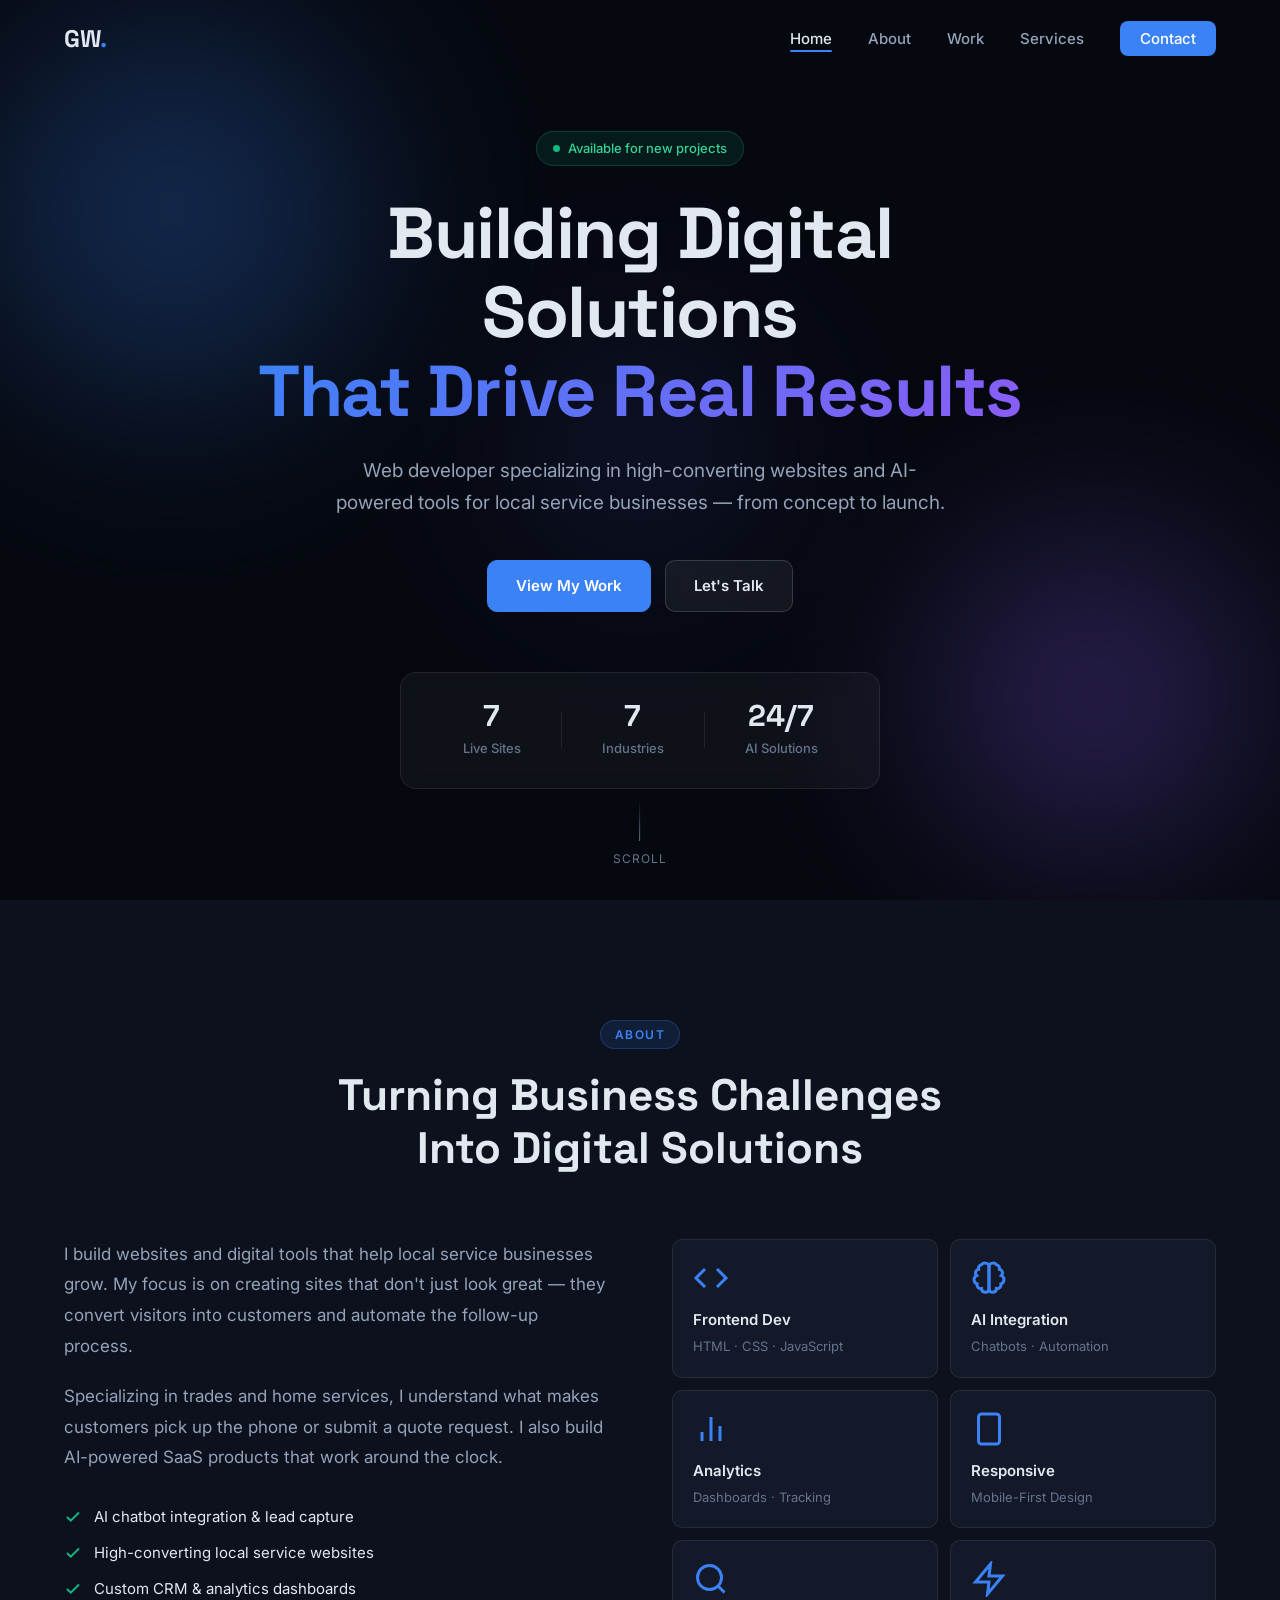
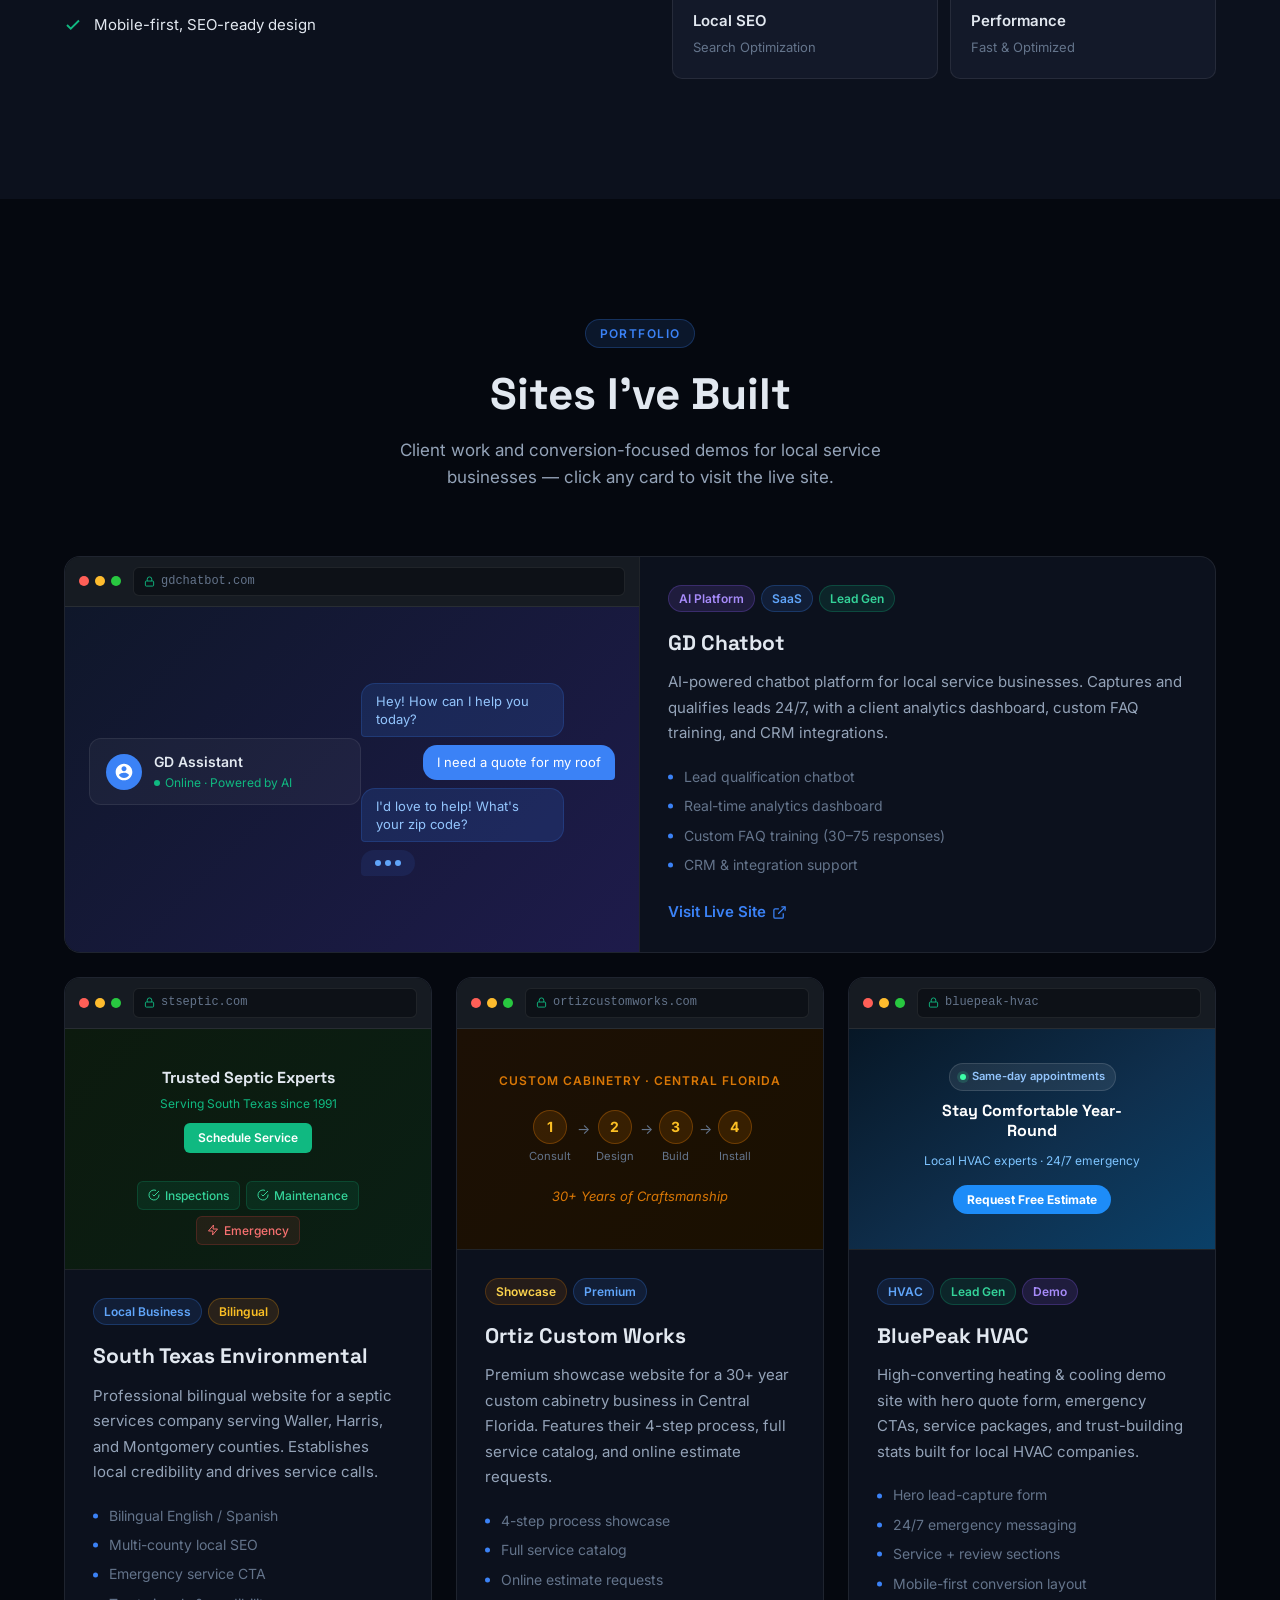
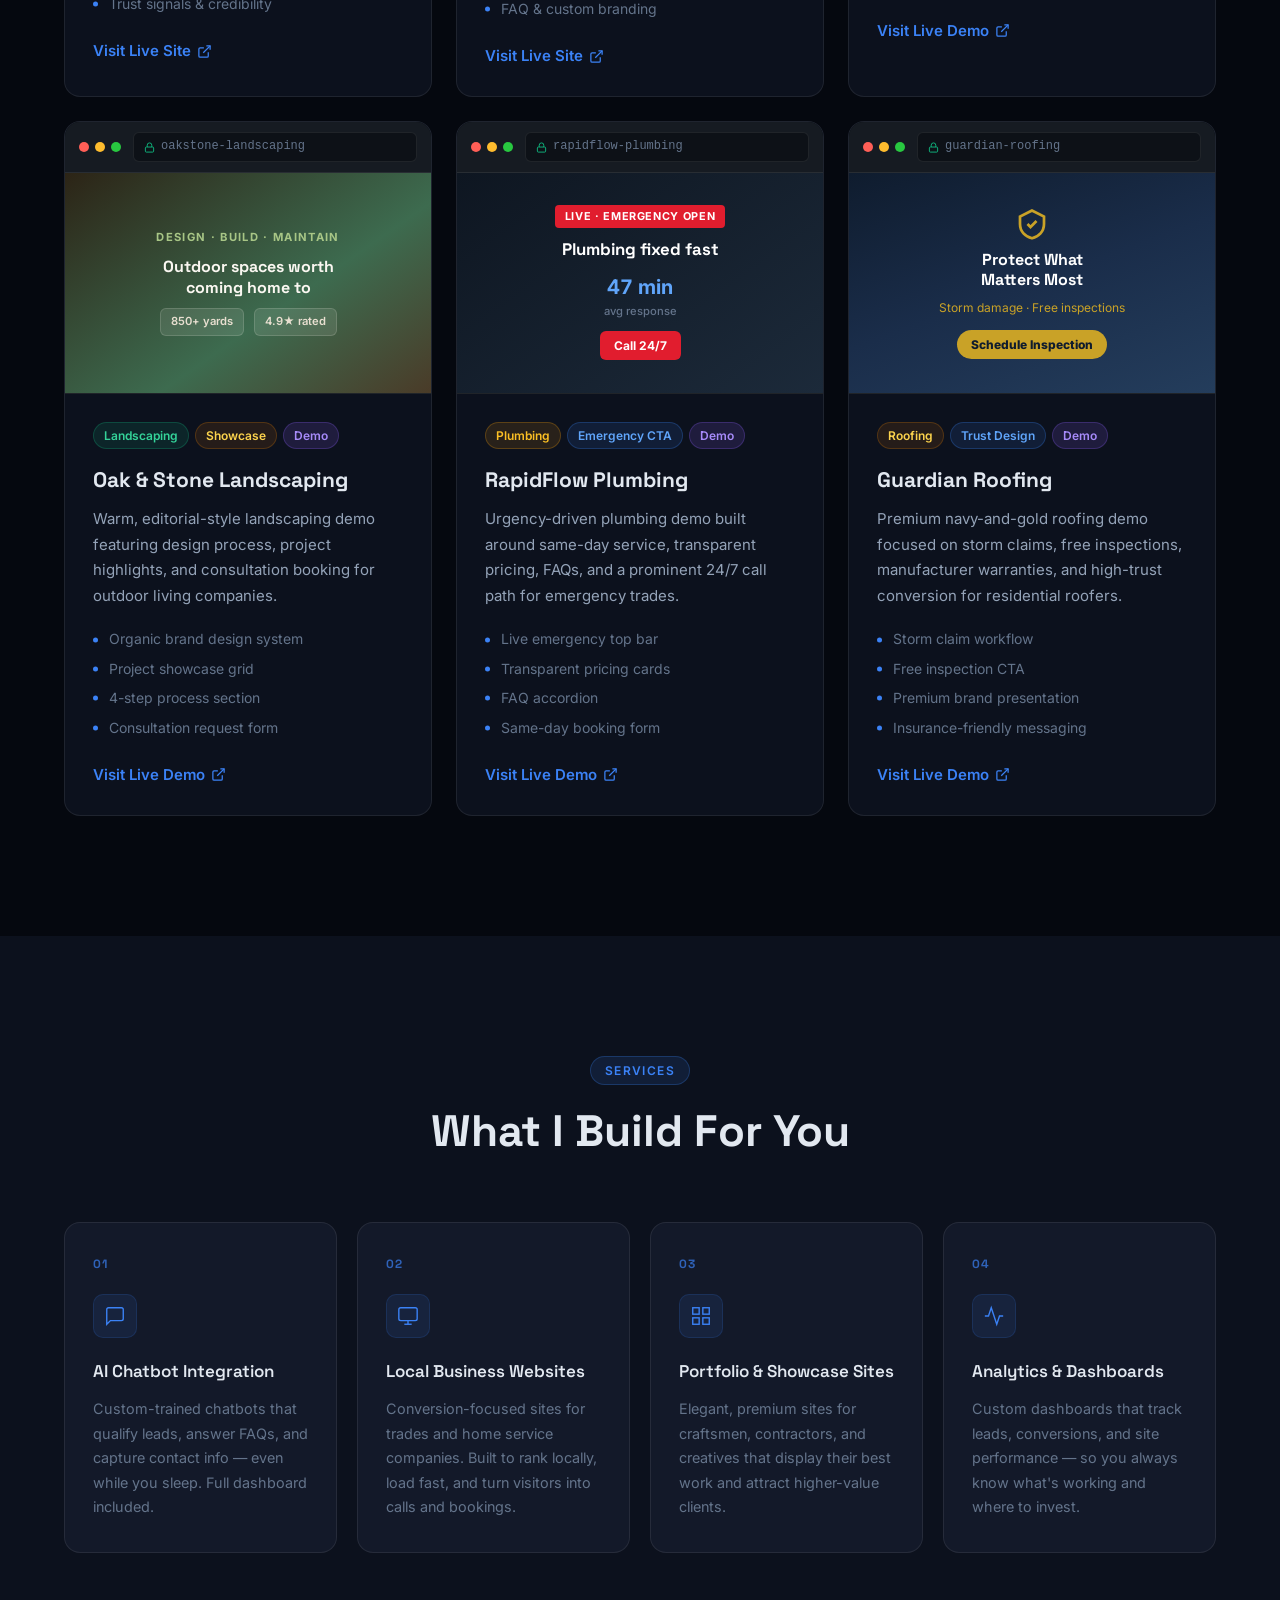
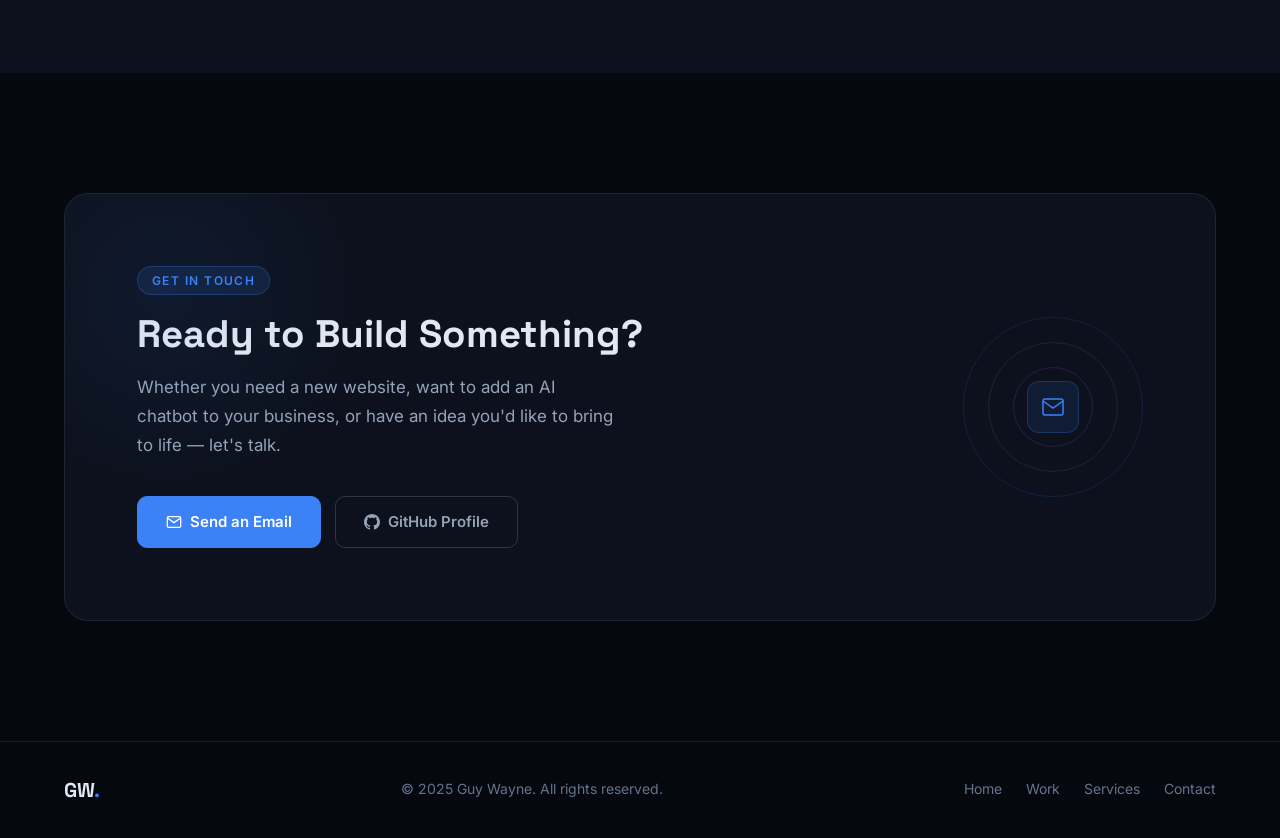
<file: index.html>
<!DOCTYPE html>
<html lang="en">
<head>
    <meta charset="UTF-8">
    <meta name="viewport" content="width=device-width, initial-scale=1.0">
    <title>Guy Wayne | Web Developer & Digital Solutions</title>
    <meta name="description" content="Web developer specializing in high-converting websites and AI-powered tools for local service businesses.">
    <link rel="preconnect" href="https://fonts.googleapis.com">
    <link rel="preconnect" href="https://fonts.gstatic.com" crossorigin>
    <link href="https://fonts.googleapis.com/css2?family=Inter:wght@300;400;500;600;700;800&family=Space+Grotesk:wght@500;600;700&display=swap" rel="stylesheet">
    <link rel="stylesheet" href="style.css">
</head>
<body>

    <!-- Navigation -->
    <nav class="navbar" id="navbar">
        <div class="nav-container">
            <a href="#home" class="nav-logo">GW<span class="dot">.</span></a>
            <button class="hamburger" id="hamburger" aria-label="Toggle menu">
                <span></span><span></span><span></span>
            </button>
            <ul class="nav-links" id="nav-links">
                <li><a href="#home">Home</a></li>
                <li><a href="#about">About</a></li>
                <li><a href="#projects">Work</a></li>
                <li><a href="#services">Services</a></li>
                <li><a href="#contact" class="nav-cta">Contact</a></li>
            </ul>
        </div>
    </nav>

    <!-- Hero -->
    <section id="home" class="hero">
        <div class="hero-bg">
            <div class="gradient-orb orb-1"></div>
            <div class="gradient-orb orb-2"></div>
            <div class="gradient-orb orb-3"></div>
        </div>
        <div class="hero-content">
            <div class="hero-badge reveal">
                <span class="badge-dot"></span>
                Available for new projects
            </div>
            <h1 class="hero-title reveal">
                Building Digital Solutions<br>
                <span class="gradient-text">That Drive Real Results</span>
            </h1>
            <p class="hero-subtitle reveal">
                Web developer specializing in high-converting websites and AI-powered tools
                for local service businesses — from concept to launch.
            </p>
            <div class="hero-actions reveal">
                <a href="#projects" class="btn btn-primary">View My Work</a>
                <a href="#contact" class="btn btn-secondary">Let's Talk</a>
            </div>
            <div class="hero-stats reveal">
                <div class="stat">
                    <span class="stat-number" data-target="7">0</span>
                    <span class="stat-label">Live Sites</span>
                </div>
                <div class="stat-divider"></div>
                <div class="stat">
                    <span class="stat-number" data-target="7">0</span>
                    <span class="stat-label">Industries</span>
                </div>
                <div class="stat-divider"></div>
                <div class="stat">
                    <span class="stat-number">24/7</span>
                    <span class="stat-label">AI Solutions</span>
                </div>
            </div>
        </div>
        <div class="scroll-indicator">
            <div class="scroll-line"></div>
            <span>Scroll</span>
        </div>
    </section>

    <!-- About -->
    <section id="about" class="about">
        <div class="container">
            <div class="section-header reveal">
                <span class="section-tag">About</span>
                <h2>Turning Business Challenges<br>Into Digital Solutions</h2>
            </div>
            <div class="about-grid">
                <div class="about-text reveal">
                    <p>I build websites and digital tools that help local service businesses grow. My focus is on creating sites that don't just look great — they convert visitors into customers and automate the follow-up process.</p>
                    <p>Specializing in trades and home services, I understand what makes customers pick up the phone or submit a quote request. I also build AI-powered SaaS products that work around the clock.</p>
                    <div class="about-highlights">
                        <div class="highlight">
                            <svg viewBox="0 0 24 24" fill="none" stroke="currentColor" stroke-width="2.5"><polyline points="20 6 9 17 4 12"/></svg>
                            AI chatbot integration &amp; lead capture
                        </div>
                        <div class="highlight">
                            <svg viewBox="0 0 24 24" fill="none" stroke="currentColor" stroke-width="2.5"><polyline points="20 6 9 17 4 12"/></svg>
                            High-converting local service websites
                        </div>
                        <div class="highlight">
                            <svg viewBox="0 0 24 24" fill="none" stroke="currentColor" stroke-width="2.5"><polyline points="20 6 9 17 4 12"/></svg>
                            Custom CRM &amp; analytics dashboards
                        </div>
                        <div class="highlight">
                            <svg viewBox="0 0 24 24" fill="none" stroke="currentColor" stroke-width="2.5"><polyline points="20 6 9 17 4 12"/></svg>
                            Mobile-first, SEO-ready design
                        </div>
                    </div>
                </div>
                <div class="skills-grid reveal">
                    <div class="skill-card">
                        <div class="skill-icon">
                            <svg viewBox="0 0 24 24" fill="none" stroke="currentColor" stroke-width="2"><polyline points="16 18 22 12 16 6"/><polyline points="8 6 2 12 8 18"/></svg>
                        </div>
                        <h4>Frontend Dev</h4>
                        <p>HTML · CSS · JavaScript</p>
                    </div>
                    <div class="skill-card">
                        <div class="skill-icon">
                            <svg viewBox="0 0 24 24" fill="none" stroke="currentColor" stroke-width="2"><path d="M9.5 2A2.5 2.5 0 0 1 12 4.5v15a2.5 2.5 0 0 1-4.96-.46 2.5 2.5 0 0 1-2.96-3.08 3 3 0 0 1-.34-5.58 2.5 2.5 0 0 1 1.32-4.24 2.5 2.5 0 0 1 1.98-3A2.5 2.5 0 0 1 9.5 2Z"/><path d="M14.5 2A2.5 2.5 0 0 0 12 4.5v15a2.5 2.5 0 0 0 4.96-.46 2.5 2.5 0 0 0 2.96-3.08 3 3 0 0 0 .34-5.58 2.5 2.5 0 0 0-1.32-4.24 2.5 2.5 0 0 0-1.98-3A2.5 2.5 0 0 0 14.5 2Z"/></svg>
                        </div>
                        <h4>AI Integration</h4>
                        <p>Chatbots · Automation</p>
                    </div>
                    <div class="skill-card">
                        <div class="skill-icon">
                            <svg viewBox="0 0 24 24" fill="none" stroke="currentColor" stroke-width="2"><line x1="18" y1="20" x2="18" y2="10"/><line x1="12" y1="20" x2="12" y2="4"/><line x1="6" y1="20" x2="6" y2="14"/></svg>
                        </div>
                        <h4>Analytics</h4>
                        <p>Dashboards · Tracking</p>
                    </div>
                    <div class="skill-card">
                        <div class="skill-icon">
                            <svg viewBox="0 0 24 24" fill="none" stroke="currentColor" stroke-width="2"><rect x="5" y="2" width="14" height="20" rx="2"/><line x1="12" y1="18" x2="12.01" y2="18"/></svg>
                        </div>
                        <h4>Responsive</h4>
                        <p>Mobile-First Design</p>
                    </div>
                    <div class="skill-card">
                        <div class="skill-icon">
                            <svg viewBox="0 0 24 24" fill="none" stroke="currentColor" stroke-width="2"><circle cx="11" cy="11" r="8"/><line x1="21" y1="21" x2="16.65" y2="16.65"/></svg>
                        </div>
                        <h4>Local SEO</h4>
                        <p>Search Optimization</p>
                    </div>
                    <div class="skill-card">
                        <div class="skill-icon">
                            <svg viewBox="0 0 24 24" fill="none" stroke="currentColor" stroke-width="2"><polygon points="13 2 3 14 12 14 11 22 21 10 12 10 13 2"/></svg>
                        </div>
                        <h4>Performance</h4>
                        <p>Fast &amp; Optimized</p>
                    </div>
                </div>
            </div>
        </div>
    </section>

    <!-- Projects -->
    <section id="projects" class="projects">
        <div class="container">
            <div class="section-header reveal">
                <span class="section-tag">Portfolio</span>
                <h2>Sites I've Built</h2>
                <p class="section-sub">Client work and conversion-focused demos for local service businesses — click any card to visit the live site.</p>
            </div>

            <div class="projects-grid">

                <!-- Project 1: GD Chatbot (featured) -->
                <article class="project-card featured reveal">
                    <div class="project-browser">
                        <div class="browser-bar">
                            <div class="browser-dots"><span></span><span></span><span></span></div>
                            <div class="browser-url">
                                <svg viewBox="0 0 24 24" fill="none" stroke="currentColor" stroke-width="2" class="lock-icon"><rect x="3" y="11" width="18" height="11" rx="2" ry="2"/><path d="M7 11V7a5 5 0 0 1 10 0v4"/></svg>
                                gdchatbot.com
                            </div>
                        </div>
                        <div class="project-preview preview-chat">
                            <div class="chat-header">
                                <div class="chat-avatar">
                                    <svg viewBox="0 0 24 24" fill="currentColor"><path d="M12 2C6.48 2 2 6.48 2 12s4.48 10 10 10 10-4.48 10-10S17.52 2 12 2zm0 3c1.66 0 3 1.34 3 3s-1.34 3-3 3-3-1.34-3-3 1.34-3 3-3zm0 14.2c-2.5 0-4.71-1.28-6-3.22.03-1.99 4-3.08 6-3.08 1.99 0 5.97 1.09 6 3.08-1.29 1.94-3.5 3.22-6 3.22z"/></svg>
                                </div>
                                <div>
                                    <div class="chat-name">GD Assistant</div>
                                    <div class="chat-status"><span class="online-dot"></span>Online · Powered by AI</div>
                                </div>
                            </div>
                            <div class="chat-messages">
                                <div class="chat-bubble bot">Hey! How can I help you today?</div>
                                <div class="chat-bubble user">I need a quote for my roof</div>
                                <div class="chat-bubble bot">I'd love to help! What's your zip code?</div>
                                <div class="chat-typing">
                                    <span></span><span></span><span></span>
                                </div>
                            </div>
                        </div>
                    </div>
                    <div class="project-info">
                        <div class="project-tags">
                            <span class="tag tag-purple">AI Platform</span>
                            <span class="tag tag-blue">SaaS</span>
                            <span class="tag tag-green">Lead Gen</span>
                        </div>
                        <h3>GD Chatbot</h3>
                        <p>AI-powered chatbot platform for local service businesses. Captures and qualifies leads 24/7, with a client analytics dashboard, custom FAQ training, and CRM integrations.</p>
                        <ul class="feature-list">
                            <li>Lead qualification chatbot</li>
                            <li>Real-time analytics dashboard</li>
                            <li>Custom FAQ training (30–75 responses)</li>
                            <li>CRM &amp; integration support</li>
                        </ul>
                        <a href="https://gdchatbot.com" target="_blank" rel="noopener noreferrer" class="project-link">
                            Visit Live Site
                            <svg viewBox="0 0 24 24" fill="none" stroke="currentColor" stroke-width="2"><path d="M18 13v6a2 2 0 0 1-2 2H5a2 2 0 0 1-2-2V8a2 2 0 0 1 2-2h6"/><polyline points="15 3 21 3 21 9"/><line x1="10" y1="14" x2="21" y2="3"/></svg>
                        </a>
                    </div>
                </article>

                <!-- Project 2: ST Septic -->
                <article class="project-card reveal">
                    <div class="project-browser">
                        <div class="browser-bar">
                            <div class="browser-dots"><span></span><span></span><span></span></div>
                            <div class="browser-url">
                                <svg viewBox="0 0 24 24" fill="none" stroke="currentColor" stroke-width="2" class="lock-icon"><rect x="3" y="11" width="18" height="11" rx="2" ry="2"/><path d="M7 11V7a5 5 0 0 1 10 0v4"/></svg>
                                stseptic.com
                            </div>
                        </div>
                        <div class="project-preview preview-septic">
                            <div class="septic-hero">
                                <div class="septic-headline">Trusted Septic Experts</div>
                                <div class="septic-sub">Serving South Texas since 1991</div>
                                <div class="septic-cta">Schedule Service</div>
                            </div>
                            <div class="septic-services">
                                <div class="septic-badge">
                                    <svg viewBox="0 0 24 24" fill="none" stroke="currentColor" stroke-width="2"><path d="M22 11.08V12a10 10 0 1 1-5.93-9.14"/><polyline points="22 4 12 14.01 9 11.01"/></svg>
                                    Inspections
                                </div>
                                <div class="septic-badge">
                                    <svg viewBox="0 0 24 24" fill="none" stroke="currentColor" stroke-width="2"><path d="M22 11.08V12a10 10 0 1 1-5.93-9.14"/><polyline points="22 4 12 14.01 9 11.01"/></svg>
                                    Maintenance
                                </div>
                                <div class="septic-badge urgent">
                                    <svg viewBox="0 0 24 24" fill="none" stroke="currentColor" stroke-width="2"><polygon points="13 2 3 14 12 14 11 22 21 10 12 10 13 2"/></svg>
                                    Emergency
                                </div>
                            </div>
                        </div>
                    </div>
                    <div class="project-info">
                        <div class="project-tags">
                            <span class="tag tag-blue">Local Business</span>
                            <span class="tag tag-orange">Bilingual</span>
                        </div>
                        <h3>South Texas Environmental</h3>
                        <p>Professional bilingual website for a septic services company serving Waller, Harris, and Montgomery counties. Establishes local credibility and drives service calls.</p>
                        <ul class="feature-list">
                            <li>Bilingual English / Spanish</li>
                            <li>Multi-county local SEO</li>
                            <li>Emergency service CTA</li>
                            <li>Trust signals &amp; credibility</li>
                        </ul>
                        <a href="https://stseptic.com" target="_blank" rel="noopener noreferrer" class="project-link">
                            Visit Live Site
                            <svg viewBox="0 0 24 24" fill="none" stroke="currentColor" stroke-width="2"><path d="M18 13v6a2 2 0 0 1-2 2H5a2 2 0 0 1-2-2V8a2 2 0 0 1 2-2h6"/><polyline points="15 3 21 3 21 9"/><line x1="10" y1="14" x2="21" y2="3"/></svg>
                        </a>
                    </div>
                </article>

                <!-- Project 3: Ortiz Custom Works -->
                <article class="project-card reveal">
                    <div class="project-browser">
                        <div class="browser-bar">
                            <div class="browser-dots"><span></span><span></span><span></span></div>
                            <div class="browser-url">
                                <svg viewBox="0 0 24 24" fill="none" stroke="currentColor" stroke-width="2" class="lock-icon"><rect x="3" y="11" width="18" height="11" rx="2" ry="2"/><path d="M7 11V7a5 5 0 0 1 10 0v4"/></svg>
                                ortizcustomworks.com
                            </div>
                        </div>
                        <div class="project-preview preview-ortiz">
                            <div class="ortiz-label">Custom Cabinetry · Central Florida</div>
                            <div class="process-steps">
                                <div class="process-step">
                                    <div class="step-num">1</div>
                                    <div class="step-name">Consult</div>
                                </div>
                                <div class="step-arrow">→</div>
                                <div class="process-step">
                                    <div class="step-num">2</div>
                                    <div class="step-name">Design</div>
                                </div>
                                <div class="step-arrow">→</div>
                                <div class="process-step">
                                    <div class="step-num">3</div>
                                    <div class="step-name">Build</div>
                                </div>
                                <div class="step-arrow">→</div>
                                <div class="process-step">
                                    <div class="step-num">4</div>
                                    <div class="step-name">Install</div>
                                </div>
                            </div>
                            <div class="ortiz-tagline">30+ Years of Craftsmanship</div>
                        </div>
                    </div>
                    <div class="project-info">
                        <div class="project-tags">
                            <span class="tag tag-amber">Showcase</span>
                            <span class="tag tag-blue">Premium</span>
                        </div>
                        <h3>Ortiz Custom Works</h3>
                        <p>Premium showcase website for a 30+ year custom cabinetry business in Central Florida. Features their 4-step process, full service catalog, and online estimate requests.</p>
                        <ul class="feature-list">
                            <li>4-step process showcase</li>
                            <li>Full service catalog</li>
                            <li>Online estimate requests</li>
                            <li>FAQ &amp; custom branding</li>
                        </ul>
                        <a href="https://ortizcustomworks.com" target="_blank" rel="noopener noreferrer" class="project-link">
                            Visit Live Site
                            <svg viewBox="0 0 24 24" fill="none" stroke="currentColor" stroke-width="2"><path d="M18 13v6a2 2 0 0 1-2 2H5a2 2 0 0 1-2-2V8a2 2 0 0 1 2-2h6"/><polyline points="15 3 21 3 21 9"/><line x1="10" y1="14" x2="21" y2="3"/></svg>
                        </a>
                    </div>
                </article>

                <!-- Project 4: BluePeak HVAC -->
                <article class="project-card reveal">
                    <div class="project-browser">
                        <div class="browser-bar">
                            <div class="browser-dots"><span></span><span></span><span></span></div>
                            <div class="browser-url">
                                <svg viewBox="0 0 24 24" fill="none" stroke="currentColor" stroke-width="2" class="lock-icon"><rect x="3" y="11" width="18" height="11" rx="2" ry="2"/><path d="M7 11V7a5 5 0 0 1 10 0v4"/></svg>
                                bluepeak-hvac
                            </div>
                        </div>
                        <div class="project-preview preview-hvac">
                            <div class="hvac-badge"><span class="hvac-dot"></span> Same-day appointments</div>
                            <div class="hvac-headline">Stay Comfortable Year-Round</div>
                            <div class="hvac-sub">Local HVAC experts · 24/7 emergency</div>
                            <div class="hvac-cta">Request Free Estimate</div>
                        </div>
                    </div>
                    <div class="project-info">
                        <div class="project-tags">
                            <span class="tag tag-blue">HVAC</span>
                            <span class="tag tag-green">Lead Gen</span>
                            <span class="tag tag-purple">Demo</span>
                        </div>
                        <h3>BluePeak HVAC</h3>
                        <p>High-converting heating &amp; cooling demo site with hero quote form, emergency CTAs, service packages, and trust-building stats built for local HVAC companies.</p>
                        <ul class="feature-list">
                            <li>Hero lead-capture form</li>
                            <li>24/7 emergency messaging</li>
                            <li>Service + review sections</li>
                            <li>Mobile-first conversion layout</li>
                        </ul>
                        <a href="https://guyd15.github.io/Guy-Portfolio/demos/bluepeak-hvac/" target="_blank" rel="noopener noreferrer" class="project-link">
                            Visit Live Demo
                            <svg viewBox="0 0 24 24" fill="none" stroke="currentColor" stroke-width="2"><path d="M18 13v6a2 2 0 0 1-2 2H5a2 2 0 0 1-2-2V8a2 2 0 0 1 2-2h6"/><polyline points="15 3 21 3 21 9"/><line x1="10" y1="14" x2="21" y2="3"/></svg>
                        </a>
                    </div>
                </article>

                <!-- Project 5: Oak & Stone Landscaping -->
                <article class="project-card reveal">
                    <div class="project-browser">
                        <div class="browser-bar">
                            <div class="browser-dots"><span></span><span></span><span></span></div>
                            <div class="browser-url">
                                <svg viewBox="0 0 24 24" fill="none" stroke="currentColor" stroke-width="2" class="lock-icon"><rect x="3" y="11" width="18" height="11" rx="2" ry="2"/><path d="M7 11V7a5 5 0 0 1 10 0v4"/></svg>
                                oakstone-landscaping
                            </div>
                        </div>
                        <div class="project-preview preview-landscape">
                            <div class="landscape-kicker">Design · Build · Maintain</div>
                            <div class="landscape-headline">Outdoor spaces worth coming home to</div>
                            <div class="landscape-meta">
                                <span>850+ yards</span>
                                <span>4.9★ rated</span>
                            </div>
                        </div>
                    </div>
                    <div class="project-info">
                        <div class="project-tags">
                            <span class="tag tag-green">Landscaping</span>
                            <span class="tag tag-amber">Showcase</span>
                            <span class="tag tag-purple">Demo</span>
                        </div>
                        <h3>Oak &amp; Stone Landscaping</h3>
                        <p>Warm, editorial-style landscaping demo featuring design process, project highlights, and consultation booking for outdoor living companies.</p>
                        <ul class="feature-list">
                            <li>Organic brand design system</li>
                            <li>Project showcase grid</li>
                            <li>4-step process section</li>
                            <li>Consultation request form</li>
                        </ul>
                        <a href="https://guyd15.github.io/Guy-Portfolio/demos/oakstone-landscaping/" target="_blank" rel="noopener noreferrer" class="project-link">
                            Visit Live Demo
                            <svg viewBox="0 0 24 24" fill="none" stroke="currentColor" stroke-width="2"><path d="M18 13v6a2 2 0 0 1-2 2H5a2 2 0 0 1-2-2V8a2 2 0 0 1 2-2h6"/><polyline points="15 3 21 3 21 9"/><line x1="10" y1="14" x2="21" y2="3"/></svg>
                        </a>
                    </div>
                </article>

                <!-- Project 6: RapidFlow Plumbing -->
                <article class="project-card reveal">
                    <div class="project-browser">
                        <div class="browser-bar">
                            <div class="browser-dots"><span></span><span></span><span></span></div>
                            <div class="browser-url">
                                <svg viewBox="0 0 24 24" fill="none" stroke="currentColor" stroke-width="2" class="lock-icon"><rect x="3" y="11" width="18" height="11" rx="2" ry="2"/><path d="M7 11V7a5 5 0 0 1 10 0v4"/></svg>
                                rapidflow-plumbing
                            </div>
                        </div>
                        <div class="project-preview preview-plumb">
                            <div class="plumb-live">LIVE · Emergency open</div>
                            <div class="plumb-headline">Plumbing fixed fast</div>
                            <div class="plumb-stat">47 min <span>avg response</span></div>
                            <div class="plumb-cta">Call 24/7</div>
                        </div>
                    </div>
                    <div class="project-info">
                        <div class="project-tags">
                            <span class="tag tag-orange">Plumbing</span>
                            <span class="tag tag-blue">Emergency CTA</span>
                            <span class="tag tag-purple">Demo</span>
                        </div>
                        <h3>RapidFlow Plumbing</h3>
                        <p>Urgency-driven plumbing demo built around same-day service, transparent pricing, FAQs, and a prominent 24/7 call path for emergency trades.</p>
                        <ul class="feature-list">
                            <li>Live emergency top bar</li>
                            <li>Transparent pricing cards</li>
                            <li>FAQ accordion</li>
                            <li>Same-day booking form</li>
                        </ul>
                        <a href="https://guyd15.github.io/Guy-Portfolio/demos/rapidflow-plumbing/" target="_blank" rel="noopener noreferrer" class="project-link">
                            Visit Live Demo
                            <svg viewBox="0 0 24 24" fill="none" stroke="currentColor" stroke-width="2"><path d="M18 13v6a2 2 0 0 1-2 2H5a2 2 0 0 1-2-2V8a2 2 0 0 1 2-2h6"/><polyline points="15 3 21 3 21 9"/><line x1="10" y1="14" x2="21" y2="3"/></svg>
                        </a>
                    </div>
                </article>

                <!-- Project 7: Guardian Roofing -->
                <article class="project-card reveal">
                    <div class="project-browser">
                        <div class="browser-bar">
                            <div class="browser-dots"><span></span><span></span><span></span></div>
                            <div class="browser-url">
                                <svg viewBox="0 0 24 24" fill="none" stroke="currentColor" stroke-width="2" class="lock-icon"><rect x="3" y="11" width="18" height="11" rx="2" ry="2"/><path d="M7 11V7a5 5 0 0 1 10 0v4"/></svg>
                                guardian-roofing
                            </div>
                        </div>
                        <div class="project-preview preview-roof">
                            <div class="roof-crest">
                                <svg viewBox="0 0 24 24" fill="none" stroke="currentColor" stroke-width="1.8"><path d="M12 3L4 7v5c0 5 3.5 8.5 8 9.5 4.5-1 8-4.5 8-9.5V7l-8-4z"/><path d="M9 12l2 2 4-4"/></svg>
                            </div>
                            <div class="roof-headline">Protect What Matters Most</div>
                            <div class="roof-sub">Storm damage · Free inspections</div>
                            <div class="roof-cta">Schedule Inspection</div>
                        </div>
                    </div>
                    <div class="project-info">
                        <div class="project-tags">
                            <span class="tag tag-amber">Roofing</span>
                            <span class="tag tag-blue">Trust Design</span>
                            <span class="tag tag-purple">Demo</span>
                        </div>
                        <h3>Guardian Roofing</h3>
                        <p>Premium navy-and-gold roofing demo focused on storm claims, free inspections, manufacturer warranties, and high-trust conversion for residential roofers.</p>
                        <ul class="feature-list">
                            <li>Storm claim workflow</li>
                            <li>Free inspection CTA</li>
                            <li>Premium brand presentation</li>
                            <li>Insurance-friendly messaging</li>
                        </ul>
                        <a href="https://guyd15.github.io/Guy-Portfolio/demos/guardian-roofing/" target="_blank" rel="noopener noreferrer" class="project-link">
                            Visit Live Demo
                            <svg viewBox="0 0 24 24" fill="none" stroke="currentColor" stroke-width="2"><path d="M18 13v6a2 2 0 0 1-2 2H5a2 2 0 0 1-2-2V8a2 2 0 0 1 2-2h6"/><polyline points="15 3 21 3 21 9"/><line x1="10" y1="14" x2="21" y2="3"/></svg>
                        </a>
                    </div>
                </article>

            </div>
        </div>
    </section>

    <!-- Services -->
    <section id="services" class="services">
        <div class="container">
            <div class="section-header reveal">
                <span class="section-tag">Services</span>
                <h2>What I Build For You</h2>
            </div>
            <div class="services-grid">
                <div class="service-card reveal">
                    <div class="service-number">01</div>
                    <div class="service-icon">
                        <svg viewBox="0 0 24 24" fill="none" stroke="currentColor" stroke-width="1.5"><path d="M21 15a2 2 0 0 1-2 2H7l-4 4V5a2 2 0 0 1 2-2h14a2 2 0 0 1 2 2z"/></svg>
                    </div>
                    <h3>AI Chatbot Integration</h3>
                    <p>Custom-trained chatbots that qualify leads, answer FAQs, and capture contact info — even while you sleep. Full dashboard included.</p>
                </div>
                <div class="service-card reveal">
                    <div class="service-number">02</div>
                    <div class="service-icon">
                        <svg viewBox="0 0 24 24" fill="none" stroke="currentColor" stroke-width="1.5"><rect x="2" y="3" width="20" height="14" rx="2"/><line x1="8" y1="21" x2="16" y2="21"/><line x1="12" y1="17" x2="12" y2="21"/></svg>
                    </div>
                    <h3>Local Business Websites</h3>
                    <p>Conversion-focused sites for trades and home service companies. Built to rank locally, load fast, and turn visitors into calls and bookings.</p>
                </div>
                <div class="service-card reveal">
                    <div class="service-number">03</div>
                    <div class="service-icon">
                        <svg viewBox="0 0 24 24" fill="none" stroke="currentColor" stroke-width="1.5"><rect x="3" y="3" width="7" height="7"/><rect x="14" y="3" width="7" height="7"/><rect x="14" y="14" width="7" height="7"/><rect x="3" y="14" width="7" height="7"/></svg>
                    </div>
                    <h3>Portfolio &amp; Showcase Sites</h3>
                    <p>Elegant, premium sites for craftsmen, contractors, and creatives that display their best work and attract higher-value clients.</p>
                </div>
                <div class="service-card reveal">
                    <div class="service-number">04</div>
                    <div class="service-icon">
                        <svg viewBox="0 0 24 24" fill="none" stroke="currentColor" stroke-width="1.5"><polyline points="22 12 18 12 15 21 9 3 6 12 2 12"/></svg>
                    </div>
                    <h3>Analytics &amp; Dashboards</h3>
                    <p>Custom dashboards that track leads, conversions, and site performance — so you always know what's working and where to invest.</p>
                </div>
            </div>
        </div>
    </section>

    <!-- Contact -->
    <section id="contact" class="contact">
        <div class="container">
            <div class="contact-card reveal">
                <div class="contact-text">
                    <span class="section-tag">Get In Touch</span>
                    <h2>Ready to Build Something?</h2>
                    <p>Whether you need a new website, want to add an AI chatbot to your business, or have an idea you'd like to bring to life — let's talk.</p>
                    <div class="contact-actions">
                        <a href="mailto:guywayne.domino7@gmail.com" class="btn btn-primary">
                            <svg viewBox="0 0 24 24" fill="none" stroke="currentColor" stroke-width="2"><path d="M4 4h16c1.1 0 2 .9 2 2v12c0 1.1-.9 2-2 2H4c-1.1 0-2-.9-2-2V6c0-1.1.9-2 2-2z"/><polyline points="22,6 12,13 2,6"/></svg>
                            Send an Email
                        </a>
                        <a href="https://github.com/guywayne" target="_blank" rel="noopener noreferrer" class="btn btn-ghost">
                            <svg viewBox="0 0 24 24" fill="currentColor"><path d="M12 0c-6.626 0-12 5.373-12 12 0 5.302 3.438 9.8 8.207 11.387.599.111.793-.261.793-.577v-2.234c-3.338.726-4.033-1.416-4.033-1.416-.546-1.387-1.333-1.756-1.333-1.756-1.089-.745.083-.729.083-.729 1.205.084 1.839 1.237 1.839 1.237 1.07 1.834 2.807 1.304 3.492.997.107-.775.418-1.305.762-1.604-2.665-.305-5.467-1.334-5.467-5.931 0-1.311.469-2.381 1.236-3.221-.124-.303-.535-1.524.117-3.176 0 0 1.008-.322 3.301 1.23.957-.266 1.983-.399 3.003-.404 1.02.005 2.047.138 3.006.404 2.291-1.552 3.297-1.23 3.297-1.23.653 1.653.242 2.874.118 3.176.77.84 1.235 1.911 1.235 3.221 0 4.609-2.807 5.624-5.479 5.921.43.372.823 1.102.823 2.222v3.293c0 .319.192.694.801.576 4.765-1.589 8.199-6.086 8.199-11.386 0-6.627-5.373-12-12-12z"/></svg>
                            GitHub Profile
                        </a>
                    </div>
                </div>
                <div class="contact-deco">
                    <div class="deco-ring deco-ring-1"></div>
                    <div class="deco-ring deco-ring-2"></div>
                    <div class="deco-ring deco-ring-3"></div>
                    <div class="deco-center">
                        <svg viewBox="0 0 24 24" fill="none" stroke="currentColor" stroke-width="1.5"><path d="M4 4h16c1.1 0 2 .9 2 2v12c0 1.1-.9 2-2 2H4c-1.1 0-2-.9-2-2V6c0-1.1.9-2 2-2z"/><polyline points="22,6 12,13 2,6"/></svg>
                    </div>
                </div>
            </div>
        </div>
    </section>

    <!-- Footer -->
    <footer class="footer">
        <div class="container">
            <div class="footer-inner">
                <a href="#home" class="footer-logo">GW<span class="dot">.</span></a>
                <p class="footer-copy">&copy; 2025 Guy Wayne. All rights reserved.</p>
                <nav class="footer-nav">
                    <a href="#home">Home</a>
                    <a href="#projects">Work</a>
                    <a href="#services">Services</a>
                    <a href="#contact">Contact</a>
                </nav>
            </div>
        </div>
    </footer>

    <script src="script.js"></script>
</body>
</html>
</file>
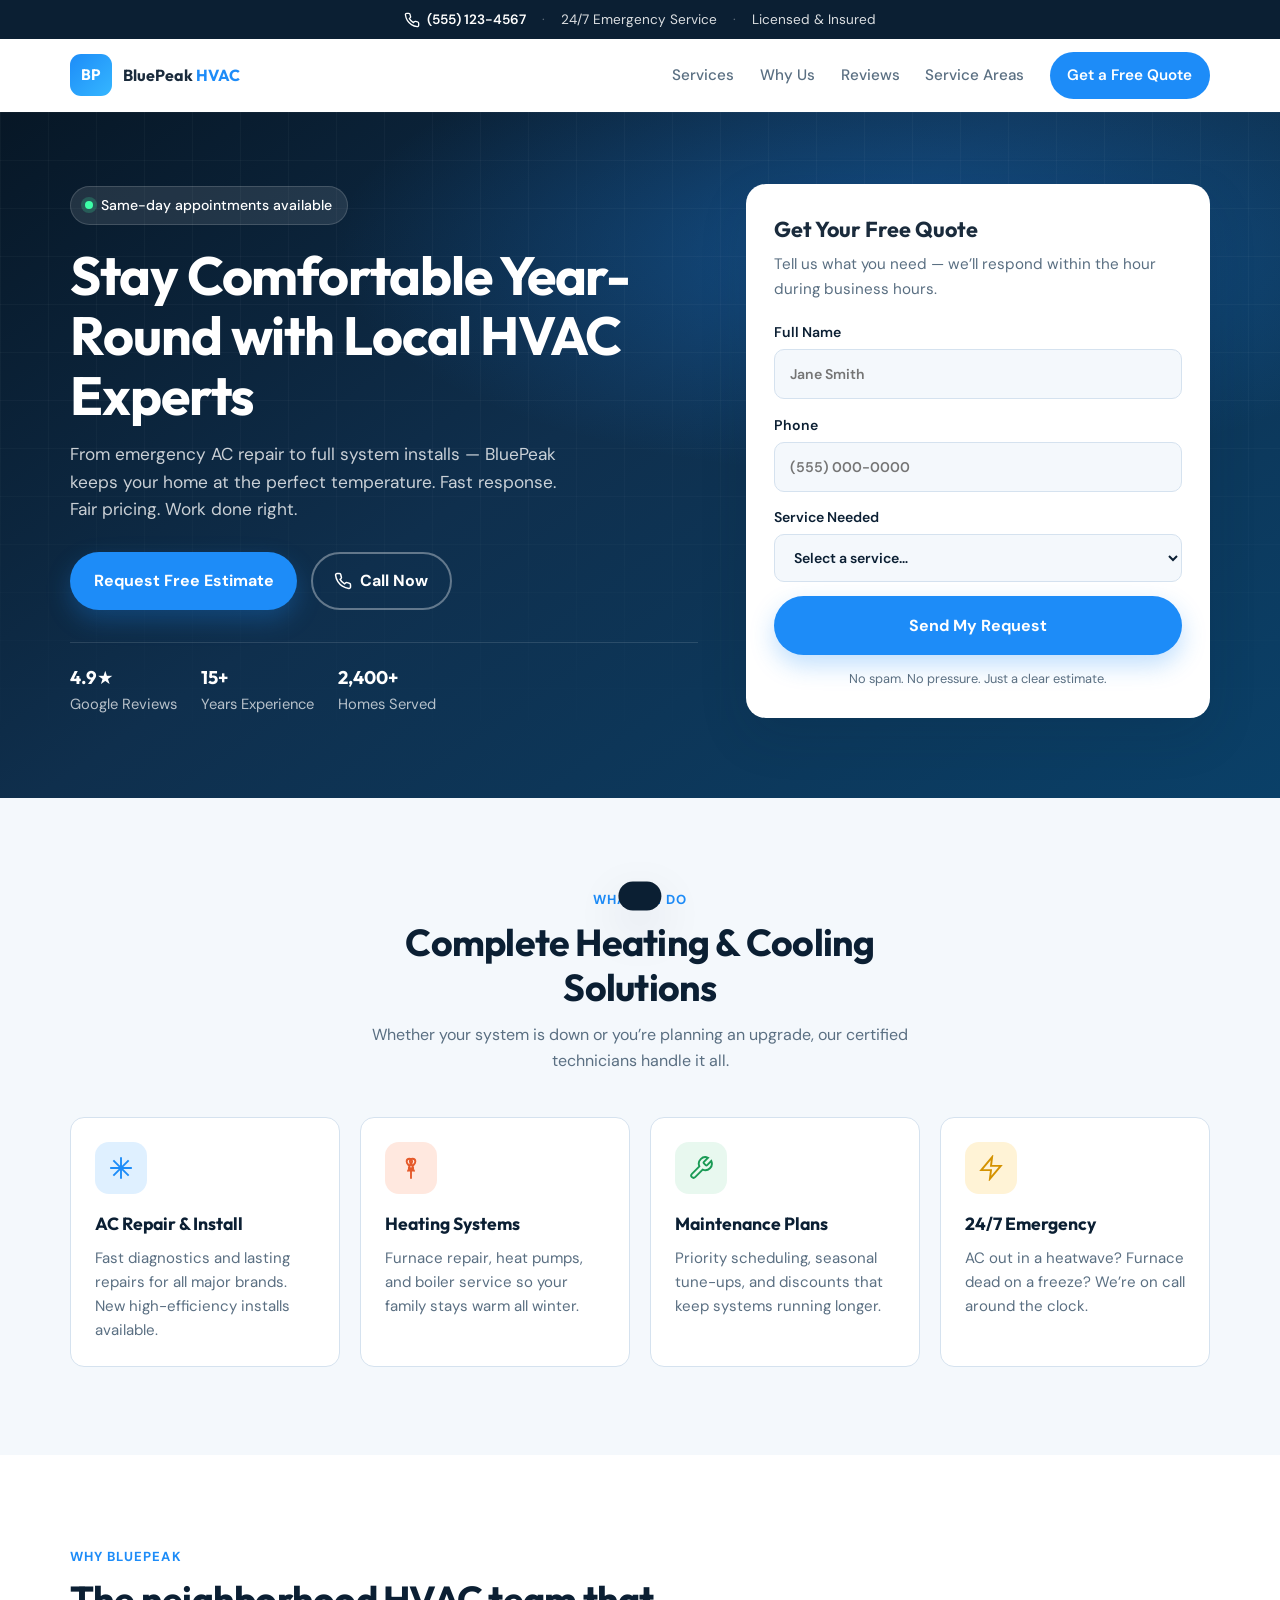
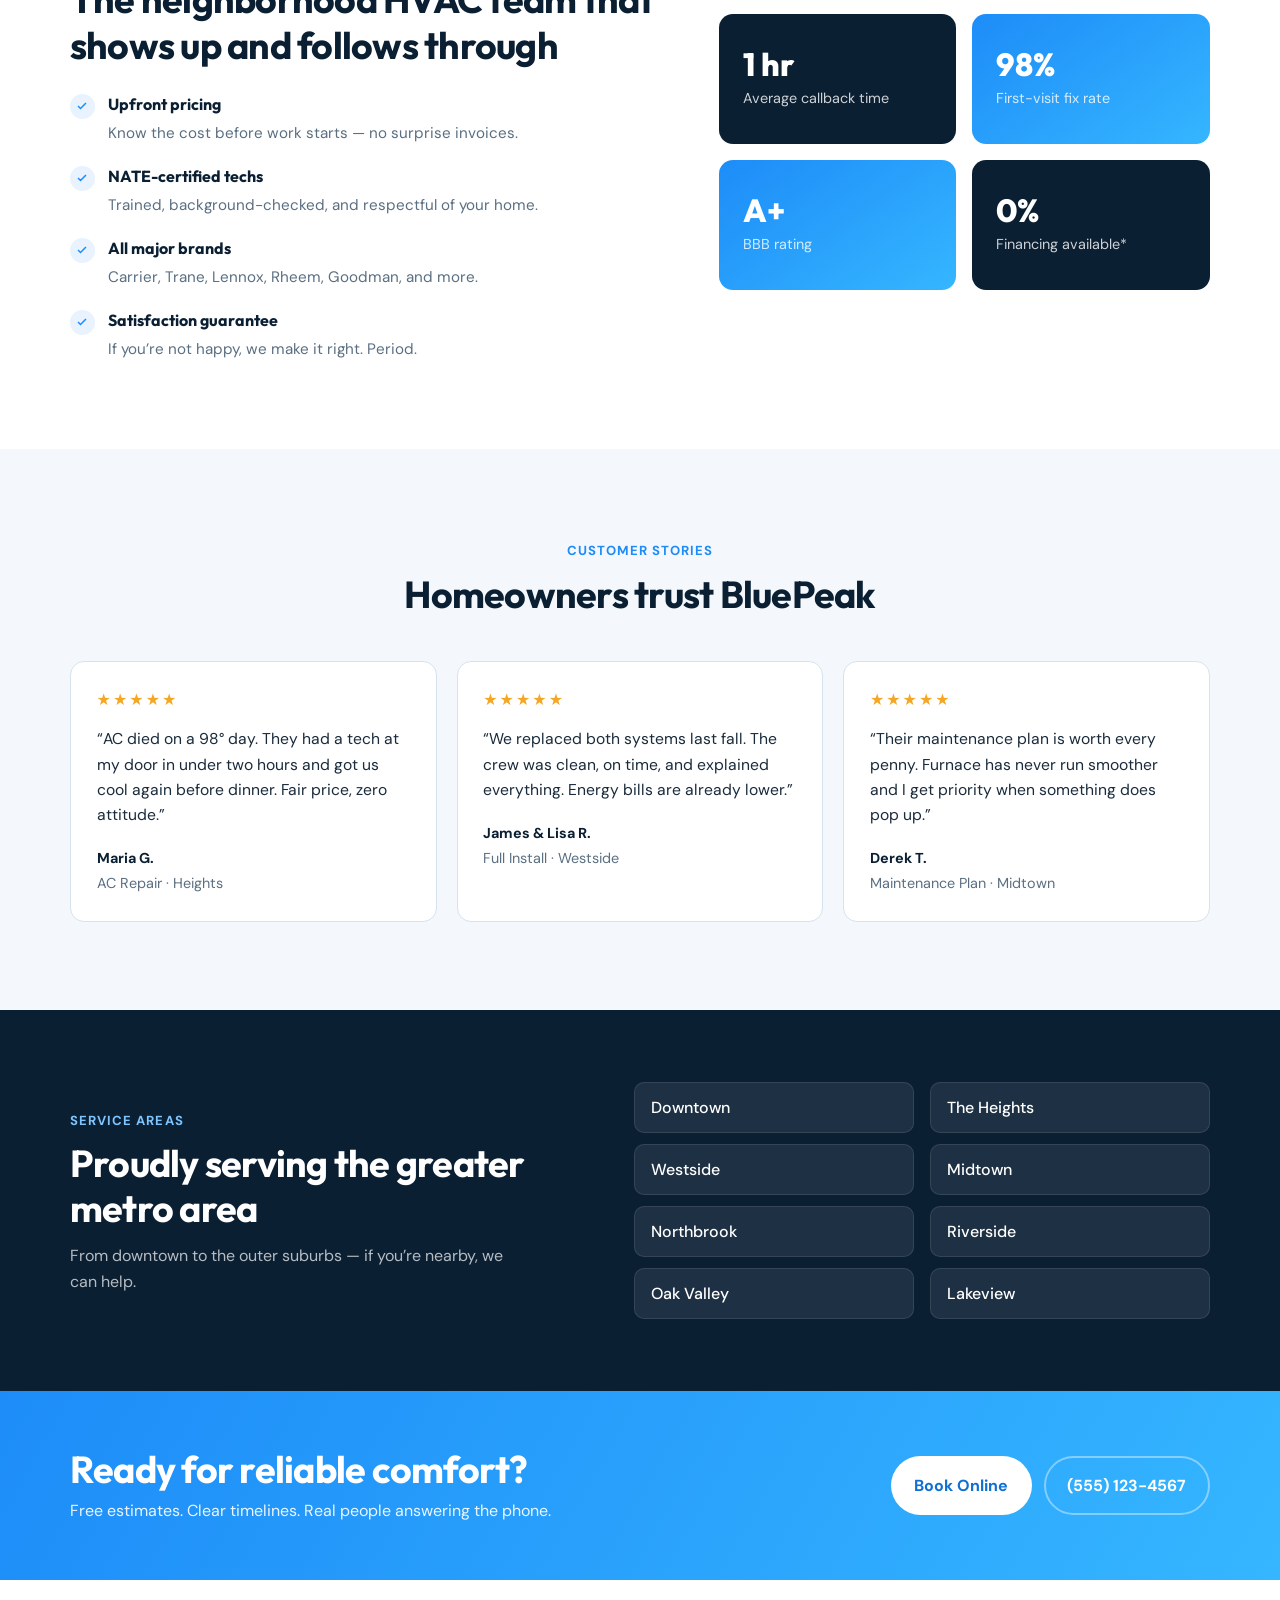
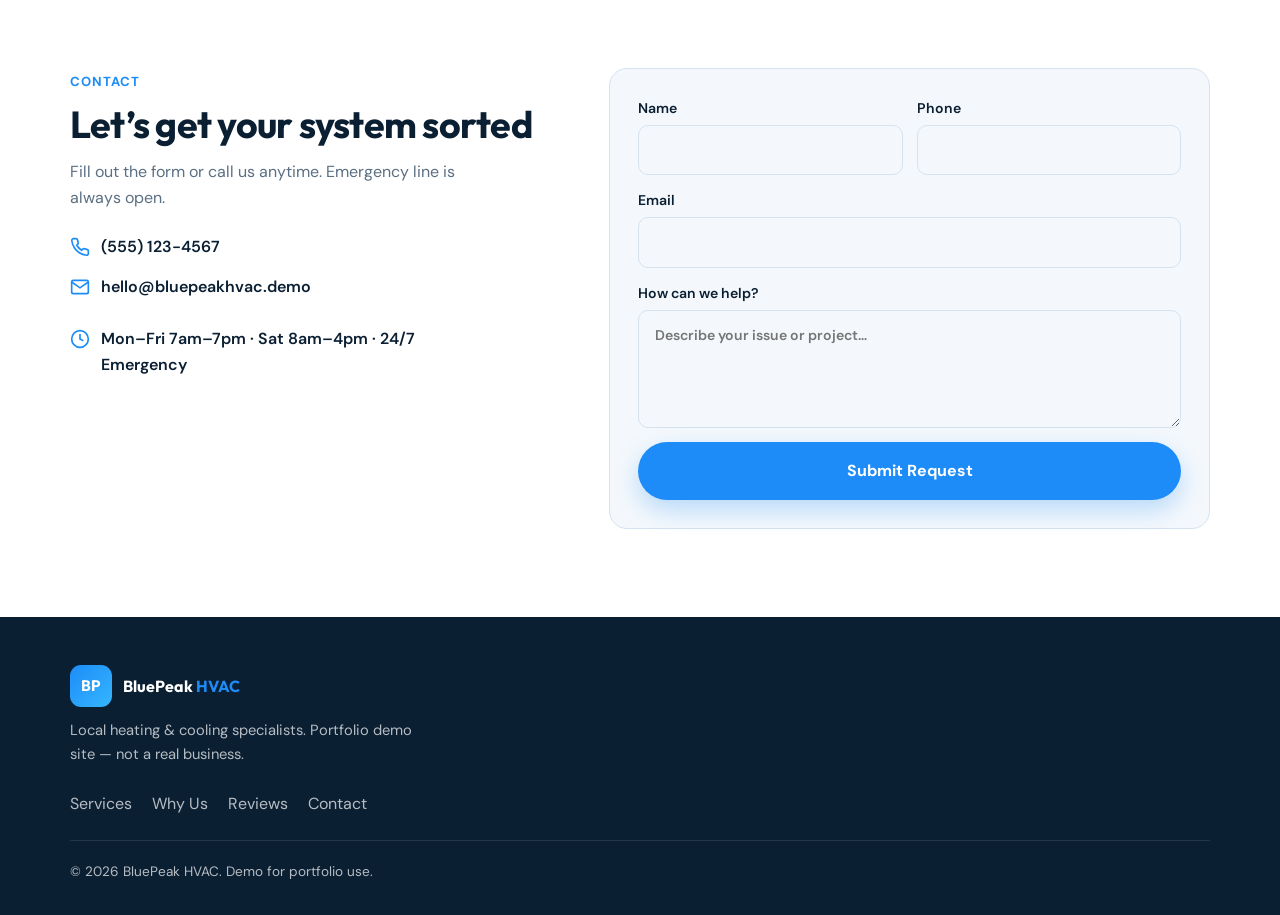
<file: demos/bluepeak-hvac/index.html>
<!DOCTYPE html>
<html lang="en">
<head>
  <meta charset="UTF-8">
  <meta name="viewport" content="width=device-width, initial-scale=1.0">
  <title>BluePeak HVAC | Heating &amp; Cooling You Can Trust</title>
  <meta name="description" content="24/7 HVAC repair, installation, and maintenance in the greater metro area. Licensed, insured, same-day service available.">
  <link rel="preconnect" href="https://fonts.googleapis.com">
  <link rel="preconnect" href="https://fonts.gstatic.com" crossorigin>
  <link href="https://fonts.googleapis.com/css2?family=DM+Sans:ital,opsz,wght@0,9..40,400;0,9..40,500;0,9..40,600;0,9..40,700;1,9..40,400&family=Outfit:wght@600;700;800&display=swap" rel="stylesheet">
  <link rel="stylesheet" href="styles.css">
</head>
<body>
  <!-- Top bar -->
  <div class="top-bar">
    <div class="container top-bar-inner">
      <a href="tel:+15551234567" class="top-link">
        <svg width="16" height="16" viewBox="0 0 24 24" fill="none" stroke="currentColor" stroke-width="2"><path d="M22 16.92v3a2 2 0 0 1-2.18 2 19.79 19.79 0 0 1-8.63-3.07 19.5 19.5 0 0 1-6-6 19.79 19.79 0 0 1-3.07-8.67A2 2 0 0 1 4.11 2h3a2 2 0 0 1 2 1.72c.127.96.361 1.903.7 2.81a2 2 0 0 1-.45 2.11L8.09 9.91a16 16 0 0 0 6 6l1.27-1.27a2 2 0 0 1 2.11-.45c.907.339 1.85.573 2.81.7A2 2 0 0 1 22 16.92z"/></svg>
        (555) 123-4567
      </a>
      <span class="top-divider">·</span>
      <span>24/7 Emergency Service</span>
      <span class="top-divider">·</span>
      <span>Licensed &amp; Insured</span>
    </div>
  </div>

  <header class="header" id="header">
    <div class="container header-inner">
      <a href="#home" class="logo">
        <span class="logo-mark">BP</span>
        <span class="logo-text">BluePeak<span>HVAC</span></span>
      </a>
      <nav class="nav" id="nav">
        <a href="#services">Services</a>
        <a href="#why-us">Why Us</a>
        <a href="#reviews">Reviews</a>
        <a href="#areas">Service Areas</a>
        <a href="#contact" class="nav-cta">Get a Free Quote</a>
      </nav>
      <button class="menu-btn" id="menuBtn" aria-label="Toggle menu">
        <span></span><span></span><span></span>
      </button>
    </div>
  </header>

  <main>
    <section class="hero" id="home">
      <div class="hero-bg"></div>
      <div class="container hero-grid">
        <div class="hero-copy">
          <div class="badge">
            <span class="badge-dot"></span>
            Same-day appointments available
          </div>
          <h1>Stay Comfortable Year-Round with Local HVAC Experts</h1>
          <p class="hero-lead">From emergency AC repair to full system installs — BluePeak keeps your home at the perfect temperature. Fast response. Fair pricing. Work done right.</p>
          <div class="hero-actions">
            <a href="#contact" class="btn btn-primary">Request Free Estimate</a>
            <a href="tel:+15551234567" class="btn btn-outline">
              <svg width="18" height="18" viewBox="0 0 24 24" fill="none" stroke="currentColor" stroke-width="2"><path d="M22 16.92v3a2 2 0 0 1-2.18 2 19.79 19.79 0 0 1-8.63-3.07 19.5 19.5 0 0 1-6-6 19.79 19.79 0 0 1-3.07-8.67A2 2 0 0 1 4.11 2h3a2 2 0 0 1 2 1.72c.127.96.361 1.903.7 2.81a2 2 0 0 1-.45 2.11L8.09 9.91a16 16 0 0 0 6 6l1.27-1.27a2 2 0 0 1 2.11-.45c.907.339 1.85.573 2.81.7A2 2 0 0 1 22 16.92z"/></svg>
              Call Now
            </a>
          </div>
          <div class="hero-trust">
            <div class="trust-item"><strong>4.9★</strong> Google Reviews</div>
            <div class="trust-item"><strong>15+</strong> Years Experience</div>
            <div class="trust-item"><strong>2,400+</strong> Homes Served</div>
          </div>
        </div>
        <div class="hero-card">
          <h3>Get Your Free Quote</h3>
          <p>Tell us what you need — we’ll respond within the hour during business hours.</p>
          <form class="quote-form" id="heroForm">
            <label>
              <span>Full Name</span>
              <input type="text" name="name" required placeholder="Jane Smith">
            </label>
            <label>
              <span>Phone</span>
              <input type="tel" name="phone" required placeholder="(555) 000-0000">
            </label>
            <label>
              <span>Service Needed</span>
              <select name="service" required>
                <option value="">Select a service…</option>
                <option>AC Repair</option>
                <option>Heating Repair</option>
                <option>New System Install</option>
                <option>Maintenance Tune-Up</option>
                <option>Emergency Service</option>
              </select>
            </label>
            <button type="submit" class="btn btn-primary btn-full">Send My Request</button>
            <p class="form-note">No spam. No pressure. Just a clear estimate.</p>
          </form>
        </div>
      </div>
    </section>

    <section class="services" id="services">
      <div class="container">
        <div class="section-head">
          <span class="eyebrow">What We Do</span>
          <h2>Complete Heating &amp; Cooling Solutions</h2>
          <p>Whether your system is down or you’re planning an upgrade, our certified technicians handle it all.</p>
        </div>
        <div class="services-grid">
          <article class="service-card">
            <div class="service-icon cool">
              <svg viewBox="0 0 24 24" fill="none" stroke="currentColor" stroke-width="1.75"><path d="M12 2v20M4.93 4.93l14.14 14.14M2 12h20M4.93 19.07l14.14-14.14"/></svg>
            </div>
            <h3>AC Repair &amp; Install</h3>
            <p>Fast diagnostics and lasting repairs for all major brands. New high-efficiency installs available.</p>
          </article>
          <article class="service-card">
            <div class="service-icon heat">
              <svg viewBox="0 0 24 24" fill="none" stroke="currentColor" stroke-width="1.75"><path d="M8.5 14.5A2.5 2.5 0 0 0 11 12c0-1.38-.5-2-1.5-3-1-1-1.5-1.62-1.5-3a2.5 2.5 0 0 1 5 0c0 1.38-.5 2-1.5 3-1 1-1.5 1.62-1.5 3a2.5 2.5 0 0 0 2.5 2.5"/><path d="M12 22V12"/><path d="M15.5 14.5A2.5 2.5 0 0 1 13 12c0-1.38.5-2 1.5-3 1-1 1.5-1.62 1.5-3a2.5 2.5 0 0 0-5 0c0 1.38.5 2 1.5 3 1 1 1.5 1.62 1.5 3a2.5 2.5 0 0 1-2.5 2.5"/></svg>
            </div>
            <h3>Heating Systems</h3>
            <p>Furnace repair, heat pumps, and boiler service so your family stays warm all winter.</p>
          </article>
          <article class="service-card">
            <div class="service-icon maint">
              <svg viewBox="0 0 24 24" fill="none" stroke="currentColor" stroke-width="1.75"><path d="M14.7 6.3a1 1 0 0 0 0 1.4l1.6 1.6a1 1 0 0 0 1.4 0l3.77-3.77a6 6 0 0 1-7.94 7.94l-6.91 6.91a2.12 2.12 0 0 1-3-3l6.91-6.91a6 6 0 0 1 7.94-7.94l-3.76 3.76z"/></svg>
            </div>
            <h3>Maintenance Plans</h3>
            <p>Priority scheduling, seasonal tune-ups, and discounts that keep systems running longer.</p>
          </article>
          <article class="service-card">
            <div class="service-icon alert">
              <svg viewBox="0 0 24 24" fill="none" stroke="currentColor" stroke-width="1.75"><path d="M13 2 3 14h9l-1 8 10-12h-9l1-8z"/></svg>
            </div>
            <h3>24/7 Emergency</h3>
            <p>AC out in a heatwave? Furnace dead on a freeze? We’re on call around the clock.</p>
          </article>
        </div>
      </div>
    </section>

    <section class="why" id="why-us">
      <div class="container why-grid">
        <div class="why-copy">
          <span class="eyebrow">Why BluePeak</span>
          <h2>The neighborhood HVAC team that shows up and follows through</h2>
          <ul class="check-list">
            <li>
              <strong>Upfront pricing</strong>
              <span>Know the cost before work starts — no surprise invoices.</span>
            </li>
            <li>
              <strong>NATE-certified techs</strong>
              <span>Trained, background-checked, and respectful of your home.</span>
            </li>
            <li>
              <strong>All major brands</strong>
              <span>Carrier, Trane, Lennox, Rheem, Goodman, and more.</span>
            </li>
            <li>
              <strong>Satisfaction guarantee</strong>
              <span>If you’re not happy, we make it right. Period.</span>
            </li>
          </ul>
        </div>
        <div class="why-stats">
          <div class="stat-card">
            <span class="stat-num">1 hr</span>
            <span class="stat-label">Average callback time</span>
          </div>
          <div class="stat-card">
            <span class="stat-num">98%</span>
            <span class="stat-label">First-visit fix rate</span>
          </div>
          <div class="stat-card">
            <span class="stat-num">A+</span>
            <span class="stat-label">BBB rating</span>
          </div>
          <div class="stat-card">
            <span class="stat-num">0%</span>
            <span class="stat-label">Financing available*</span>
          </div>
        </div>
      </div>
    </section>

    <section class="reviews" id="reviews">
      <div class="container">
        <div class="section-head">
          <span class="eyebrow">Customer Stories</span>
          <h2>Homeowners trust BluePeak</h2>
        </div>
        <div class="reviews-grid">
          <blockquote class="review-card">
            <div class="stars">★★★★★</div>
            <p>“AC died on a 98° day. They had a tech at my door in under two hours and got us cool again before dinner. Fair price, zero attitude.”</p>
            <footer>
              <strong>Maria G.</strong>
              <span>AC Repair · Heights</span>
            </footer>
          </blockquote>
          <blockquote class="review-card">
            <div class="stars">★★★★★</div>
            <p>“We replaced both systems last fall. The crew was clean, on time, and explained everything. Energy bills are already lower.”</p>
            <footer>
              <strong>James &amp; Lisa R.</strong>
              <span>Full Install · Westside</span>
            </footer>
          </blockquote>
          <blockquote class="review-card">
            <div class="stars">★★★★★</div>
            <p>“Their maintenance plan is worth every penny. Furnace has never run smoother and I get priority when something does pop up.”</p>
            <footer>
              <strong>Derek T.</strong>
              <span>Maintenance Plan · Midtown</span>
            </footer>
          </blockquote>
        </div>
      </div>
    </section>

    <section class="areas" id="areas">
      <div class="container areas-inner">
        <div>
          <span class="eyebrow">Service Areas</span>
          <h2>Proudly serving the greater metro area</h2>
          <p>From downtown to the outer suburbs — if you’re nearby, we can help.</p>
        </div>
        <ul class="area-list">
          <li>Downtown</li>
          <li>The Heights</li>
          <li>Westside</li>
          <li>Midtown</li>
          <li>Northbrook</li>
          <li>Riverside</li>
          <li>Oak Valley</li>
          <li>Lakeview</li>
        </ul>
      </div>
    </section>

    <section class="cta-band">
      <div class="container cta-inner">
        <div>
          <h2>Ready for reliable comfort?</h2>
          <p>Free estimates. Clear timelines. Real people answering the phone.</p>
        </div>
        <div class="cta-actions">
          <a href="#contact" class="btn btn-primary">Book Online</a>
          <a href="tel:+15551234567" class="btn btn-ghost">(555) 123-4567</a>
        </div>
      </div>
    </section>

    <section class="contact" id="contact">
      <div class="container contact-grid">
        <div class="contact-copy">
          <span class="eyebrow">Contact</span>
          <h2>Let’s get your system sorted</h2>
          <p>Fill out the form or call us anytime. Emergency line is always open.</p>
          <div class="contact-details">
            <a href="tel:+15551234567">
              <svg width="20" height="20" viewBox="0 0 24 24" fill="none" stroke="currentColor" stroke-width="2"><path d="M22 16.92v3a2 2 0 0 1-2.18 2 19.79 19.79 0 0 1-8.63-3.07 19.5 19.5 0 0 1-6-6 19.79 19.79 0 0 1-3.07-8.67A2 2 0 0 1 4.11 2h3a2 2 0 0 1 2 1.72c.127.96.361 1.903.7 2.81a2 2 0 0 1-.45 2.11L8.09 9.91a16 16 0 0 0 6 6l1.27-1.27a2 2 0 0 1 2.11-.45c.907.339 1.85.573 2.81.7A2 2 0 0 1 22 16.92z"/></svg>
              (555) 123-4567
            </a>
            <a href="mailto:hello@bluepeakhvac.demo">
              <svg width="20" height="20" viewBox="0 0 24 24" fill="none" stroke="currentColor" stroke-width="2"><path d="M4 4h16c1.1 0 2 .9 2 2v12c0 1.1-.9 2-2 2H4c-1.1 0-2-.9-2-2V6c0-1.1.9-2 2-2z"/><polyline points="22,6 12,13 2,6"/></svg>
              hello@bluepeakhvac.demo
            </a>
            <p>
              <svg width="20" height="20" viewBox="0 0 24 24" fill="none" stroke="currentColor" stroke-width="2"><circle cx="12" cy="12" r="10"/><polyline points="12 6 12 12 16 14"/></svg>
              Mon–Fri 7am–7pm · Sat 8am–4pm · 24/7 Emergency
            </p>
          </div>
        </div>
        <form class="contact-form" id="contactForm">
          <div class="form-row">
            <label>
              <span>Name</span>
              <input type="text" name="name" required>
            </label>
            <label>
              <span>Phone</span>
              <input type="tel" name="phone" required>
            </label>
          </div>
          <label>
            <span>Email</span>
            <input type="email" name="email" required>
          </label>
          <label>
            <span>How can we help?</span>
            <textarea name="message" rows="4" required placeholder="Describe your issue or project…"></textarea>
          </label>
          <button type="submit" class="btn btn-primary btn-full">Submit Request</button>
        </form>
      </div>
    </section>
  </main>

  <footer class="footer">
    <div class="container footer-inner">
      <div class="footer-brand">
        <a href="#home" class="logo">
          <span class="logo-mark">BP</span>
          <span class="logo-text">BluePeak<span>HVAC</span></span>
        </a>
        <p>Local heating &amp; cooling specialists. Portfolio demo site — not a real business.</p>
      </div>
      <div class="footer-links">
        <a href="#services">Services</a>
        <a href="#why-us">Why Us</a>
        <a href="#reviews">Reviews</a>
        <a href="#contact">Contact</a>
      </div>
      <p class="footer-copy">© 2026 BluePeak HVAC. Demo for portfolio use.</p>
    </div>
  </footer>

  <div class="toast" id="toast" role="status" aria-live="polite"></div>
  <script src="script.js"></script>
</body>
</html>
</file>
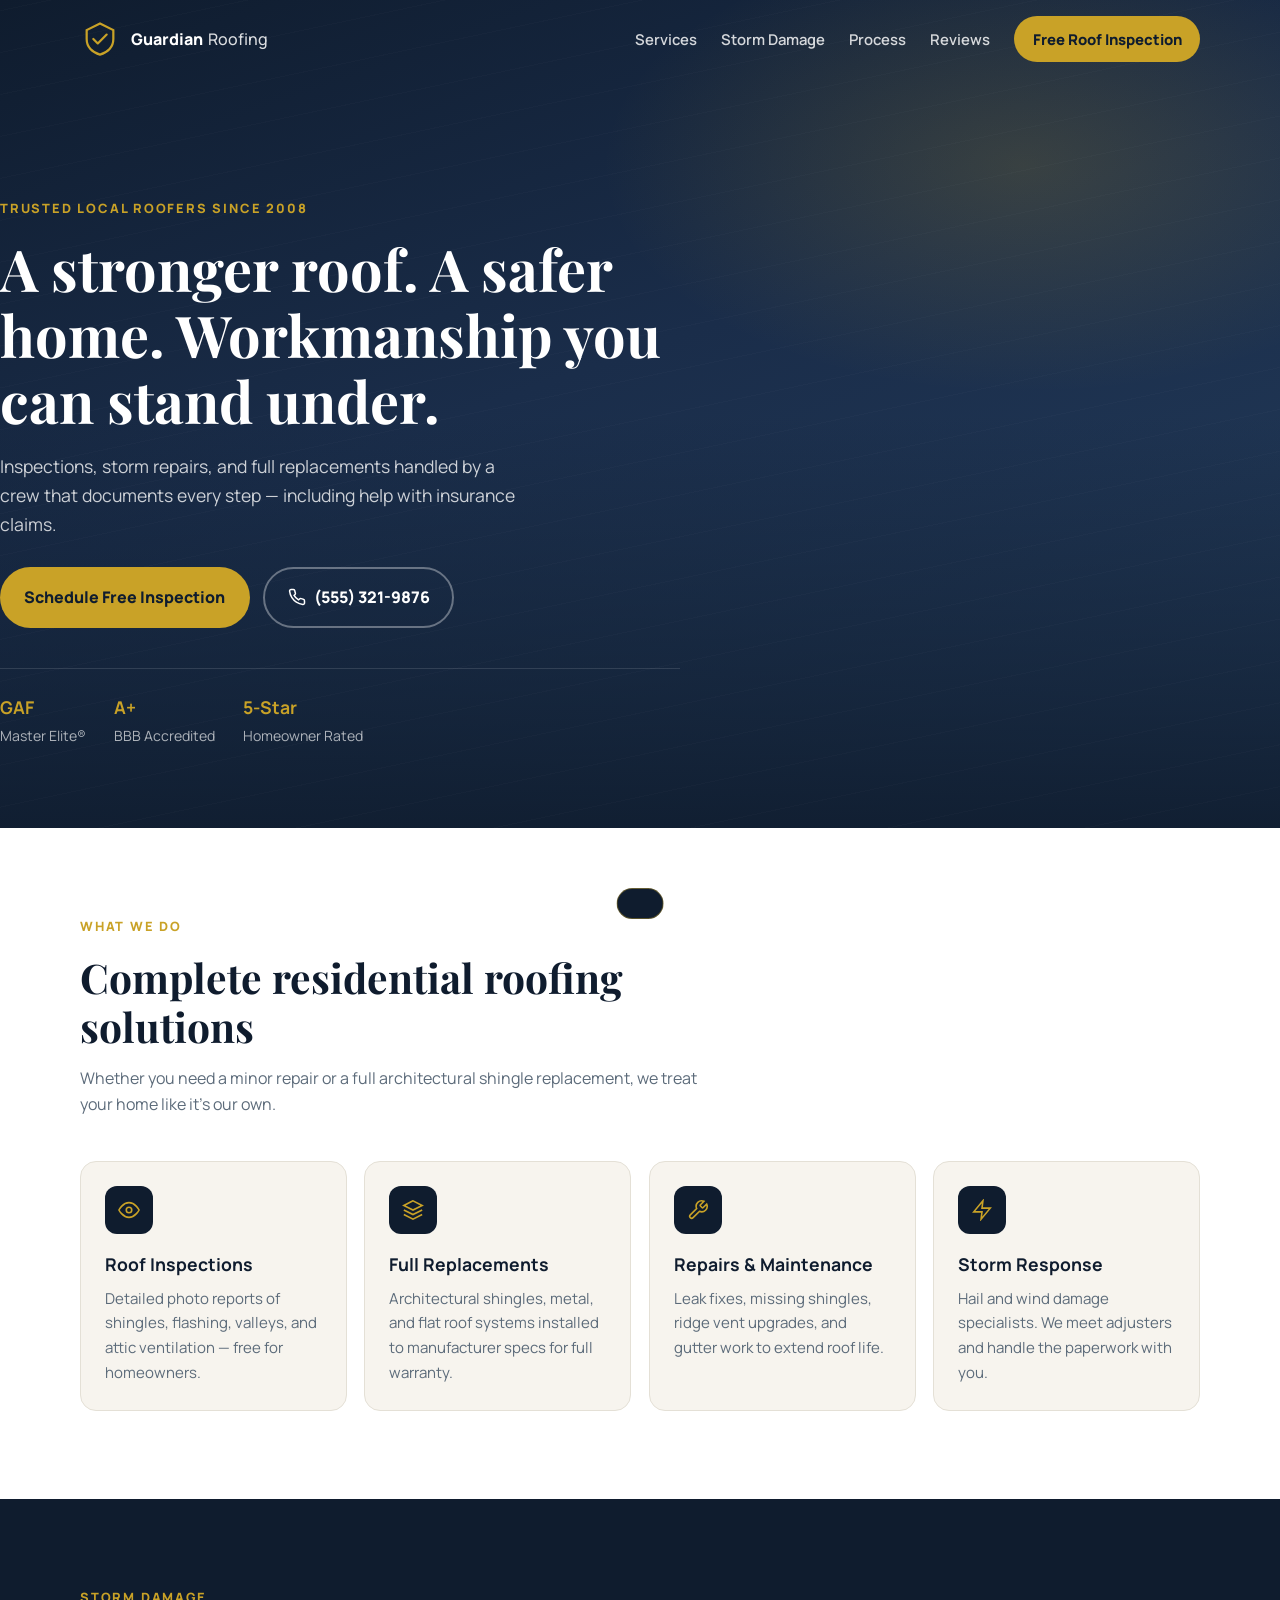
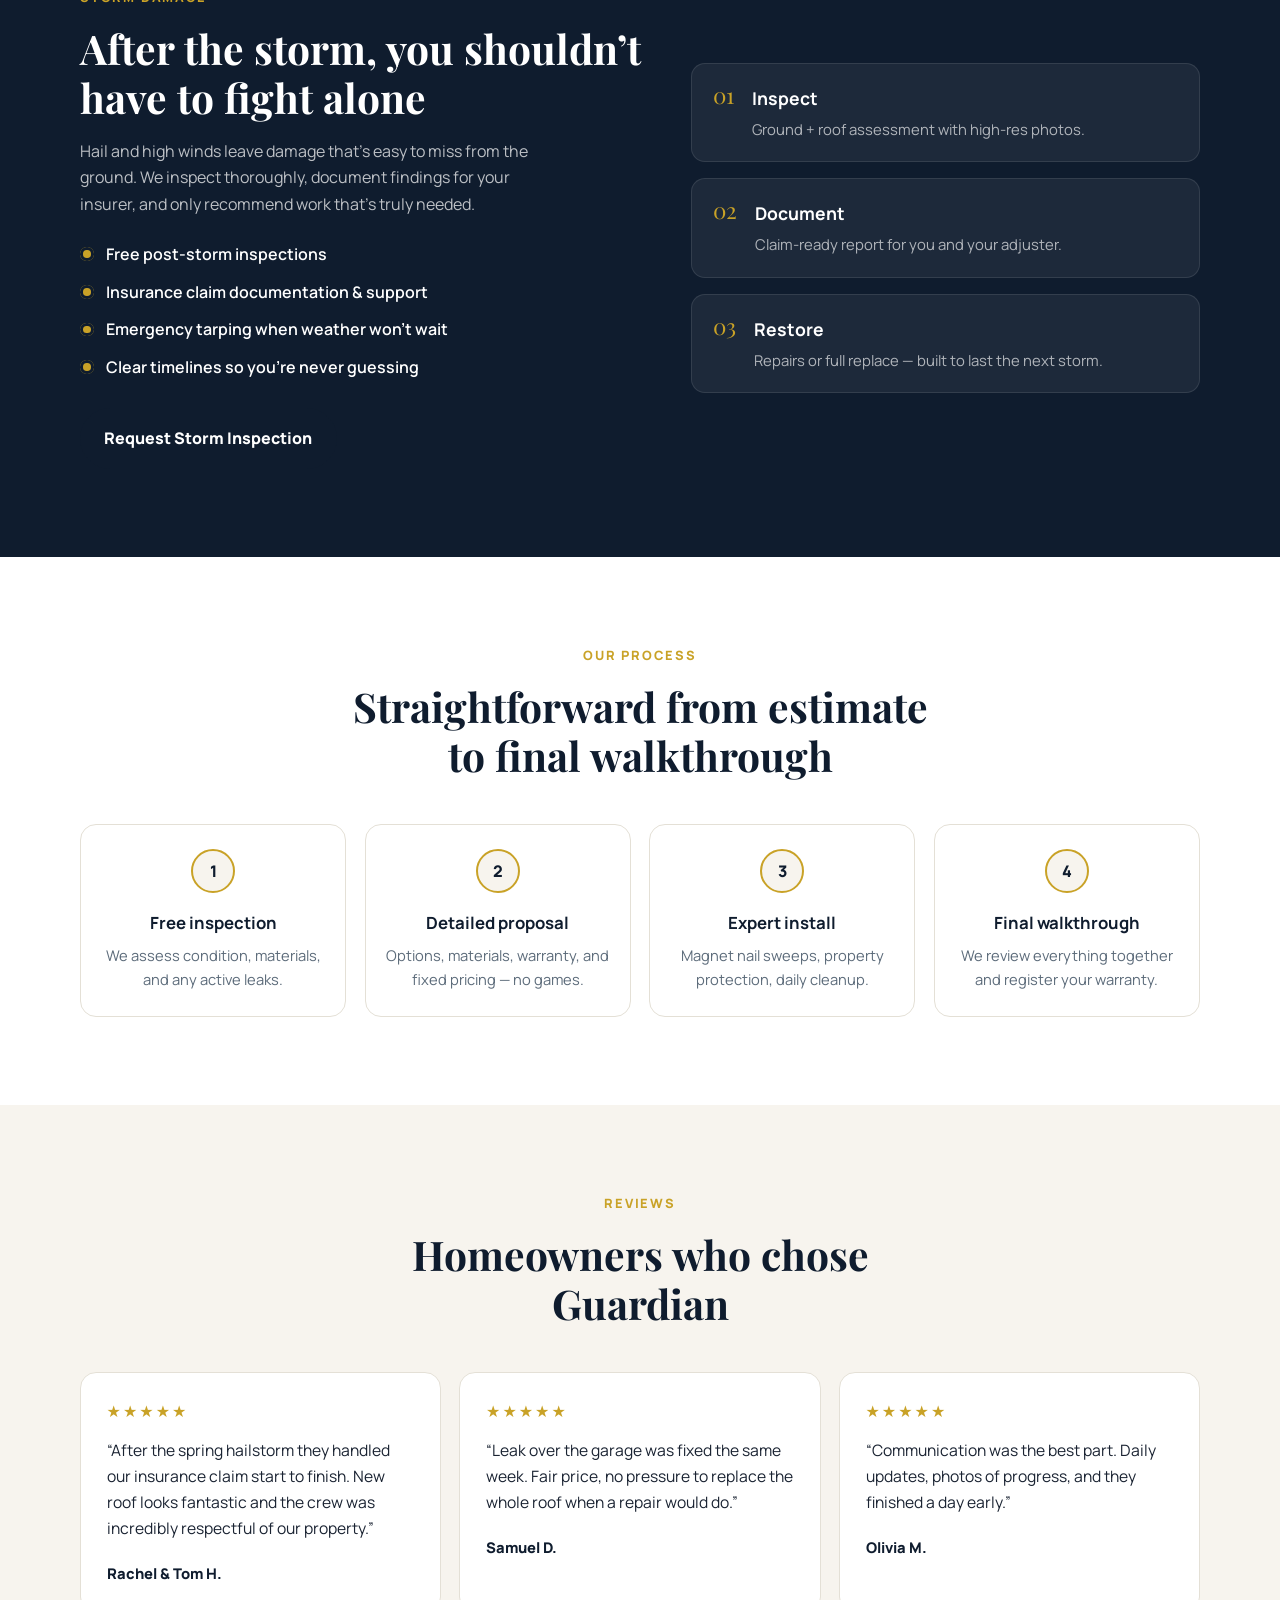
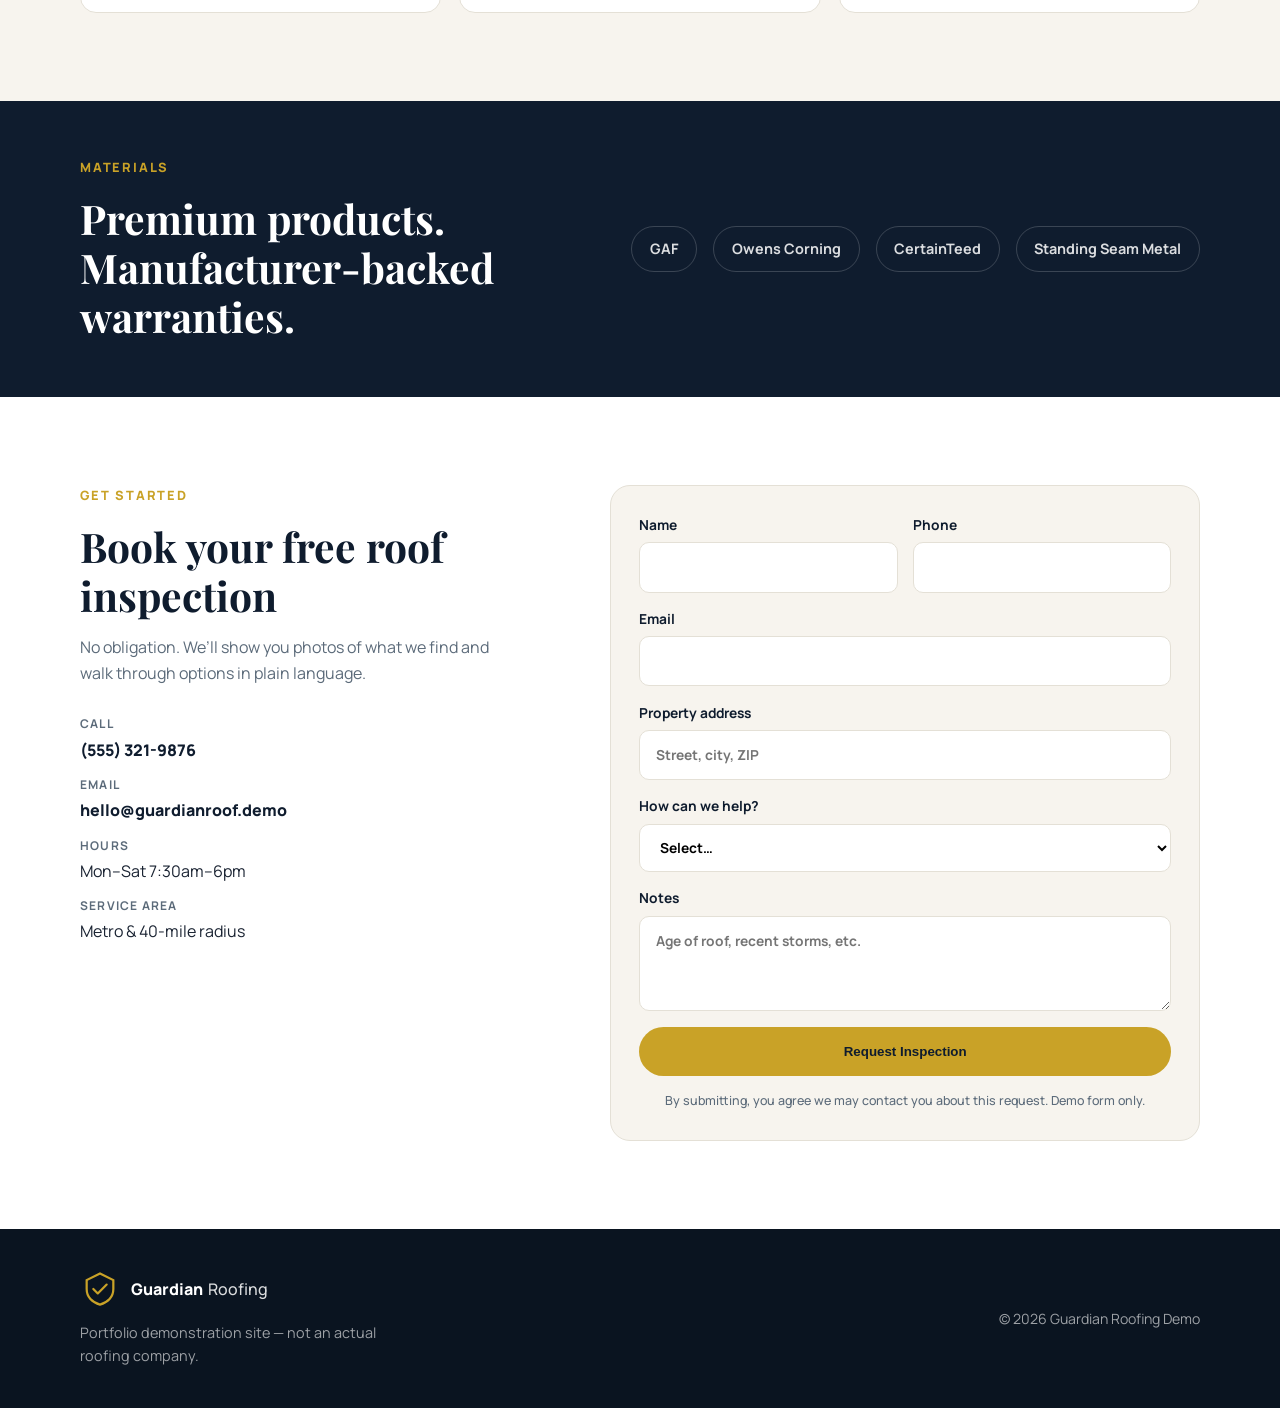
<file: demos/guardian-roofing/index.html>
<!DOCTYPE html>
<html lang="en">
<head>
  <meta charset="UTF-8">
  <meta name="viewport" content="width=device-width, initial-scale=1.0">
  <title>Guardian Roofing | Protect What Matters Most</title>
  <meta name="description" content="Roof inspections, storm damage repair, and full replacements. Insurance claim specialists. Free estimates.">
  <link rel="preconnect" href="https://fonts.googleapis.com">
  <link rel="preconnect" href="https://fonts.gstatic.com" crossorigin>
  <link href="https://fonts.googleapis.com/css2?family=Manrope:wght@400;500;600;700;800&family=Playfair+Display:wght@600;700&display=swap" rel="stylesheet">
  <link rel="stylesheet" href="styles.css">
</head>
<body>
  <header class="header" id="header">
    <div class="shell header-inner">
      <a href="#top" class="logo">
        <span class="crest" aria-hidden="true">
          <svg viewBox="0 0 36 36" fill="none">
            <path d="M18 4L6 10v8c0 7.2 5 12.4 12 14 7-1.6 12-6.8 12-14v-8L18 4z" stroke="currentColor" stroke-width="2"/>
            <path d="M12 18l4 4 8-8" stroke="currentColor" stroke-width="2" stroke-linecap="round" stroke-linejoin="round"/>
          </svg>
        </span>
        <span class="logo-text">Guardian<span>Roofing</span></span>
      </a>
      <nav class="nav" id="nav">
        <a href="#services">Services</a>
        <a href="#storm">Storm Damage</a>
        <a href="#process">Process</a>
        <a href="#reviews">Reviews</a>
        <a href="#contact" class="nav-btn">Free Roof Inspection</a>
      </nav>
      <button class="burger" id="menuBtn" aria-label="Open menu">
        <span></span><span></span><span></span>
      </button>
    </div>
  </header>

  <main id="top">
    <section class="hero">
      <div class="hero-overlay"></div>
      <div class="shell hero-content">
        <div class="hero-copy">
          <p class="eyebrow">Trusted Local Roofers Since 2008</p>
          <h1>A stronger roof. A safer home. Workmanship you can stand under.</h1>
          <p class="lead">Inspections, storm repairs, and full replacements handled by a crew that documents every step — including help with insurance claims.</p>
          <div class="hero-actions">
            <a href="#contact" class="btn btn-gold">Schedule Free Inspection</a>
            <a href="tel:+15553219876" class="btn btn-ghost">
              <svg width="18" height="18" viewBox="0 0 24 24" fill="none" stroke="currentColor" stroke-width="2"><path d="M22 16.92v3a2 2 0 0 1-2.18 2 19.79 19.79 0 0 1-8.63-3.07 19.5 19.5 0 0 1-6-6 19.79 19.79 0 0 1-3.07-8.67A2 2 0 0 1 4.11 2h3a2 2 0 0 1 2 1.72c.127.96.361 1.903.7 2.81a2 2 0 0 1-.45 2.11L8.09 9.91a16 16 0 0 0 6 6l1.27-1.27a2 2 0 0 1 2.11-.45c.907.339 1.85.573 2.81.7A2 2 0 0 1 22 16.92z"/></svg>
              (555) 321-9876
            </a>
          </div>
          <div class="trust-row">
            <div><strong>GAF</strong><span>Master Elite®</span></div>
            <div><strong>A+</strong><span>BBB Accredited</span></div>
            <div><strong>5-Star</strong><span>Homeowner Rated</span></div>
          </div>
        </div>
      </div>
    </section>

    <section class="services" id="services">
      <div class="shell">
        <div class="section-top">
          <p class="eyebrow dark">What we do</p>
          <h2>Complete residential roofing solutions</h2>
          <p class="section-sub">Whether you need a minor repair or a full architectural shingle replacement, we treat your home like it’s our own.</p>
        </div>
        <div class="cards">
          <article class="card">
            <div class="card-icon">
              <svg viewBox="0 0 24 24" fill="none" stroke="currentColor" stroke-width="1.75"><path d="M1 12s4-8 11-8 11 8 11 8-4 8-11 8-11-8-11-8z"/><circle cx="12" cy="12" r="3"/></svg>
            </div>
            <h3>Roof Inspections</h3>
            <p>Detailed photo reports of shingles, flashing, valleys, and attic ventilation — free for homeowners.</p>
          </article>
          <article class="card">
            <div class="card-icon">
              <svg viewBox="0 0 24 24" fill="none" stroke="currentColor" stroke-width="1.75"><path d="M12 2L2 7l10 5 10-5-10-5z"/><path d="M2 17l10 5 10-5"/><path d="M2 12l10 5 10-5"/></svg>
            </div>
            <h3>Full Replacements</h3>
            <p>Architectural shingles, metal, and flat roof systems installed to manufacturer specs for full warranty.</p>
          </article>
          <article class="card">
            <div class="card-icon">
              <svg viewBox="0 0 24 24" fill="none" stroke="currentColor" stroke-width="1.75"><path d="M14.7 6.3a1 1 0 0 0 0 1.4l1.6 1.6a1 1 0 0 0 1.4 0l3.77-3.77a6 6 0 0 1-7.94 7.94l-6.91 6.91a2.12 2.12 0 0 1-3-3l6.91-6.91a6 6 0 0 1 7.94-7.94l-3.76 3.76z"/></svg>
            </div>
            <h3>Repairs &amp; Maintenance</h3>
            <p>Leak fixes, missing shingles, ridge vent upgrades, and gutter work to extend roof life.</p>
          </article>
          <article class="card">
            <div class="card-icon">
              <svg viewBox="0 0 24 24" fill="none" stroke="currentColor" stroke-width="1.75"><path d="M13 2L3 14h9l-1 8 10-12h-9l1-8z"/></svg>
            </div>
            <h3>Storm Response</h3>
            <p>Hail and wind damage specialists. We meet adjusters and handle the paperwork with you.</p>
          </article>
        </div>
      </div>
    </section>

    <section class="storm" id="storm">
      <div class="shell storm-grid">
        <div class="storm-copy">
          <p class="eyebrow gold">Storm damage</p>
          <h2>After the storm, you shouldn’t have to fight alone</h2>
          <p>Hail and high winds leave damage that’s easy to miss from the ground. We inspect thoroughly, document findings for your insurer, and only recommend work that’s truly needed.</p>
          <ul class="storm-list">
            <li>Free post-storm inspections</li>
            <li>Insurance claim documentation &amp; support</li>
            <li>Emergency tarping when weather won’t wait</li>
            <li>Clear timelines so you’re never guessing</li>
          </ul>
          <a href="#contact" class="btn btn-navy">Request Storm Inspection</a>
        </div>
        <div class="storm-panel">
          <div class="panel-item">
            <span class="num">01</span>
            <div>
              <h3>Inspect</h3>
              <p>Ground + roof assessment with high-res photos.</p>
            </div>
          </div>
          <div class="panel-item">
            <span class="num">02</span>
            <div>
              <h3>Document</h3>
              <p>Claim-ready report for you and your adjuster.</p>
            </div>
          </div>
          <div class="panel-item">
            <span class="num">03</span>
            <div>
              <h3>Restore</h3>
              <p>Repairs or full replace — built to last the next storm.</p>
            </div>
          </div>
        </div>
      </div>
    </section>

    <section class="process" id="process">
      <div class="shell">
        <div class="section-top center">
          <p class="eyebrow dark">Our process</p>
          <h2>Straightforward from estimate to final walkthrough</h2>
        </div>
        <div class="steps">
          <div class="step">
            <span class="step-n">1</span>
            <h3>Free inspection</h3>
            <p>We assess condition, materials, and any active leaks.</p>
          </div>
          <div class="step">
            <span class="step-n">2</span>
            <h3>Detailed proposal</h3>
            <p>Options, materials, warranty, and fixed pricing — no games.</p>
          </div>
          <div class="step">
            <span class="step-n">3</span>
            <h3>Expert install</h3>
            <p>Magnet nail sweeps, property protection, daily cleanup.</p>
          </div>
          <div class="step">
            <span class="step-n">4</span>
            <h3>Final walkthrough</h3>
            <p>We review everything together and register your warranty.</p>
          </div>
        </div>
      </div>
    </section>

    <section class="reviews" id="reviews">
      <div class="shell">
        <div class="section-top center">
          <p class="eyebrow dark">Reviews</p>
          <h2>Homeowners who chose Guardian</h2>
        </div>
        <div class="review-grid">
          <blockquote>
            <div class="stars">★★★★★</div>
            <p>“After the spring hailstorm they handled our insurance claim start to finish. New roof looks fantastic and the crew was incredibly respectful of our property.”</p>
            <cite>Rachel &amp; Tom H.</cite>
          </blockquote>
          <blockquote>
            <div class="stars">★★★★★</div>
            <p>“Leak over the garage was fixed the same week. Fair price, no pressure to replace the whole roof when a repair would do.”</p>
            <cite>Samuel D.</cite>
          </blockquote>
          <blockquote>
            <div class="stars">★★★★★</div>
            <p>“Communication was the best part. Daily updates, photos of progress, and they finished a day early.”</p>
            <cite>Olivia M.</cite>
          </blockquote>
        </div>
      </div>
    </section>

    <section class="materials">
      <div class="shell materials-inner">
        <div>
          <p class="eyebrow gold">Materials</p>
          <h2>Premium products. Manufacturer-backed warranties.</h2>
        </div>
        <div class="brand-row">
          <span>GAF</span>
          <span>Owens Corning</span>
          <span>CertainTeed</span>
          <span>Standing Seam Metal</span>
        </div>
      </div>
    </section>

    <section class="contact" id="contact">
      <div class="shell contact-grid">
        <div>
          <p class="eyebrow dark">Get started</p>
          <h2>Book your free roof inspection</h2>
          <p class="section-sub left">No obligation. We’ll show you photos of what we find and walk through options in plain language.</p>
          <div class="contact-facts">
            <p><strong>Call</strong> <a href="tel:+15553219876">(555) 321-9876</a></p>
            <p><strong>Email</strong> <a href="mailto:hello@guardianroof.demo">hello@guardianroof.demo</a></p>
            <p><strong>Hours</strong> Mon–Sat 7:30am–6pm</p>
            <p><strong>Service area</strong> Metro &amp; 40-mile radius</p>
          </div>
        </div>
        <form class="form" id="contactForm">
          <div class="two">
            <label>Name<input name="name" required></label>
            <label>Phone<input type="tel" name="phone" required></label>
          </div>
          <label>Email<input type="email" name="email" required></label>
          <label>Property address<input name="address" required placeholder="Street, city, ZIP"></label>
          <label>How can we help?
            <select name="need" required>
              <option value="">Select…</option>
              <option>Free inspection</option>
              <option>Storm / hail damage</option>
              <option>Active leak</option>
              <option>Full replacement quote</option>
              <option>Insurance claim help</option>
            </select>
          </label>
          <label>Notes<textarea name="notes" rows="3" placeholder="Age of roof, recent storms, etc."></textarea></label>
          <button type="submit" class="btn btn-gold btn-full">Request Inspection</button>
          <p class="form-fine">By submitting, you agree we may contact you about this request. Demo form only.</p>
        </form>
      </div>
    </section>
  </main>

  <footer class="footer">
    <div class="shell footer-inner">
      <div class="footer-brand">
        <a href="#top" class="logo">
          <span class="crest">
            <svg viewBox="0 0 36 36" fill="none">
              <path d="M18 4L6 10v8c0 7.2 5 12.4 12 14 7-1.6 12-6.8 12-14v-8L18 4z" stroke="currentColor" stroke-width="2"/>
              <path d="M12 18l4 4 8-8" stroke="currentColor" stroke-width="2" stroke-linecap="round" stroke-linejoin="round"/>
            </svg>
          </span>
          <span class="logo-text">Guardian<span>Roofing</span></span>
        </a>
        <p>Portfolio demonstration site — not an actual roofing company.</p>
      </div>
      <p class="copy">© 2026 Guardian Roofing Demo</p>
    </div>
  </footer>

  <div class="toast" id="toast" role="status"></div>
  <script src="script.js"></script>
</body>
</html>
</file>
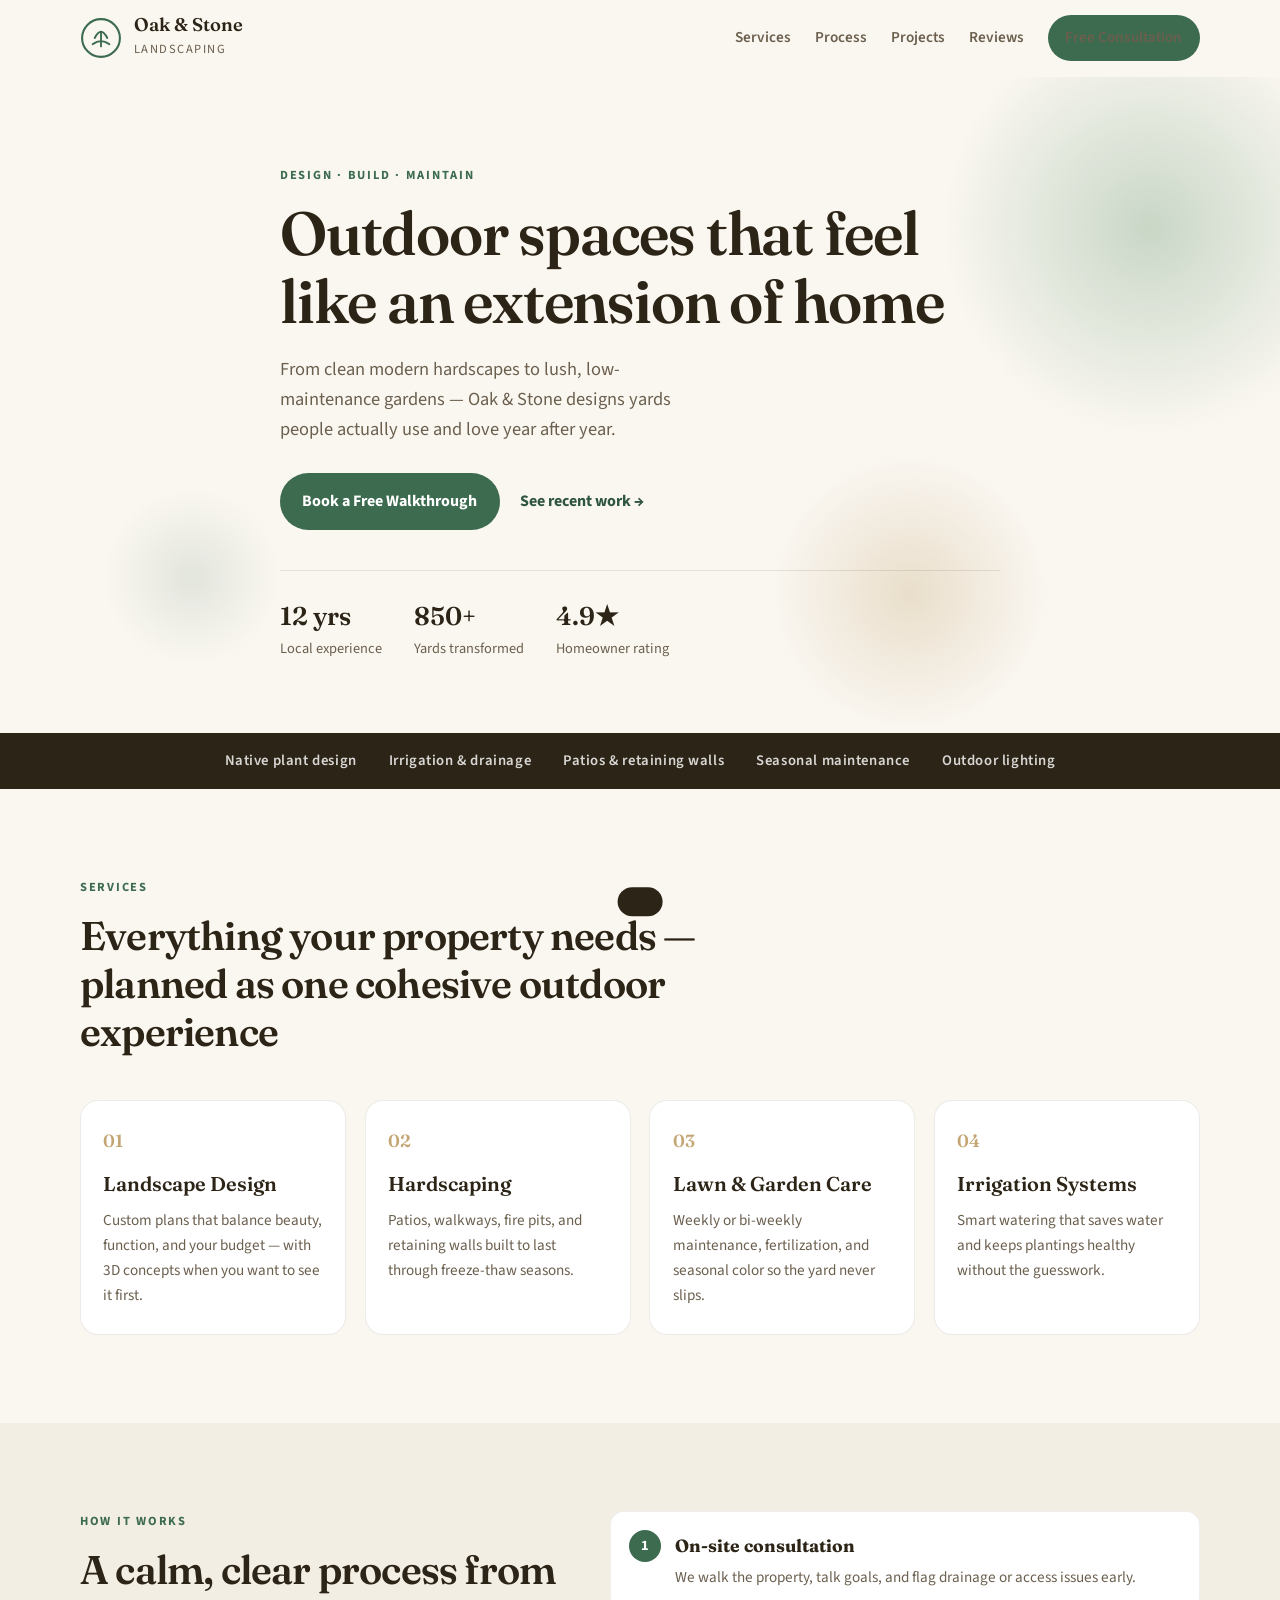
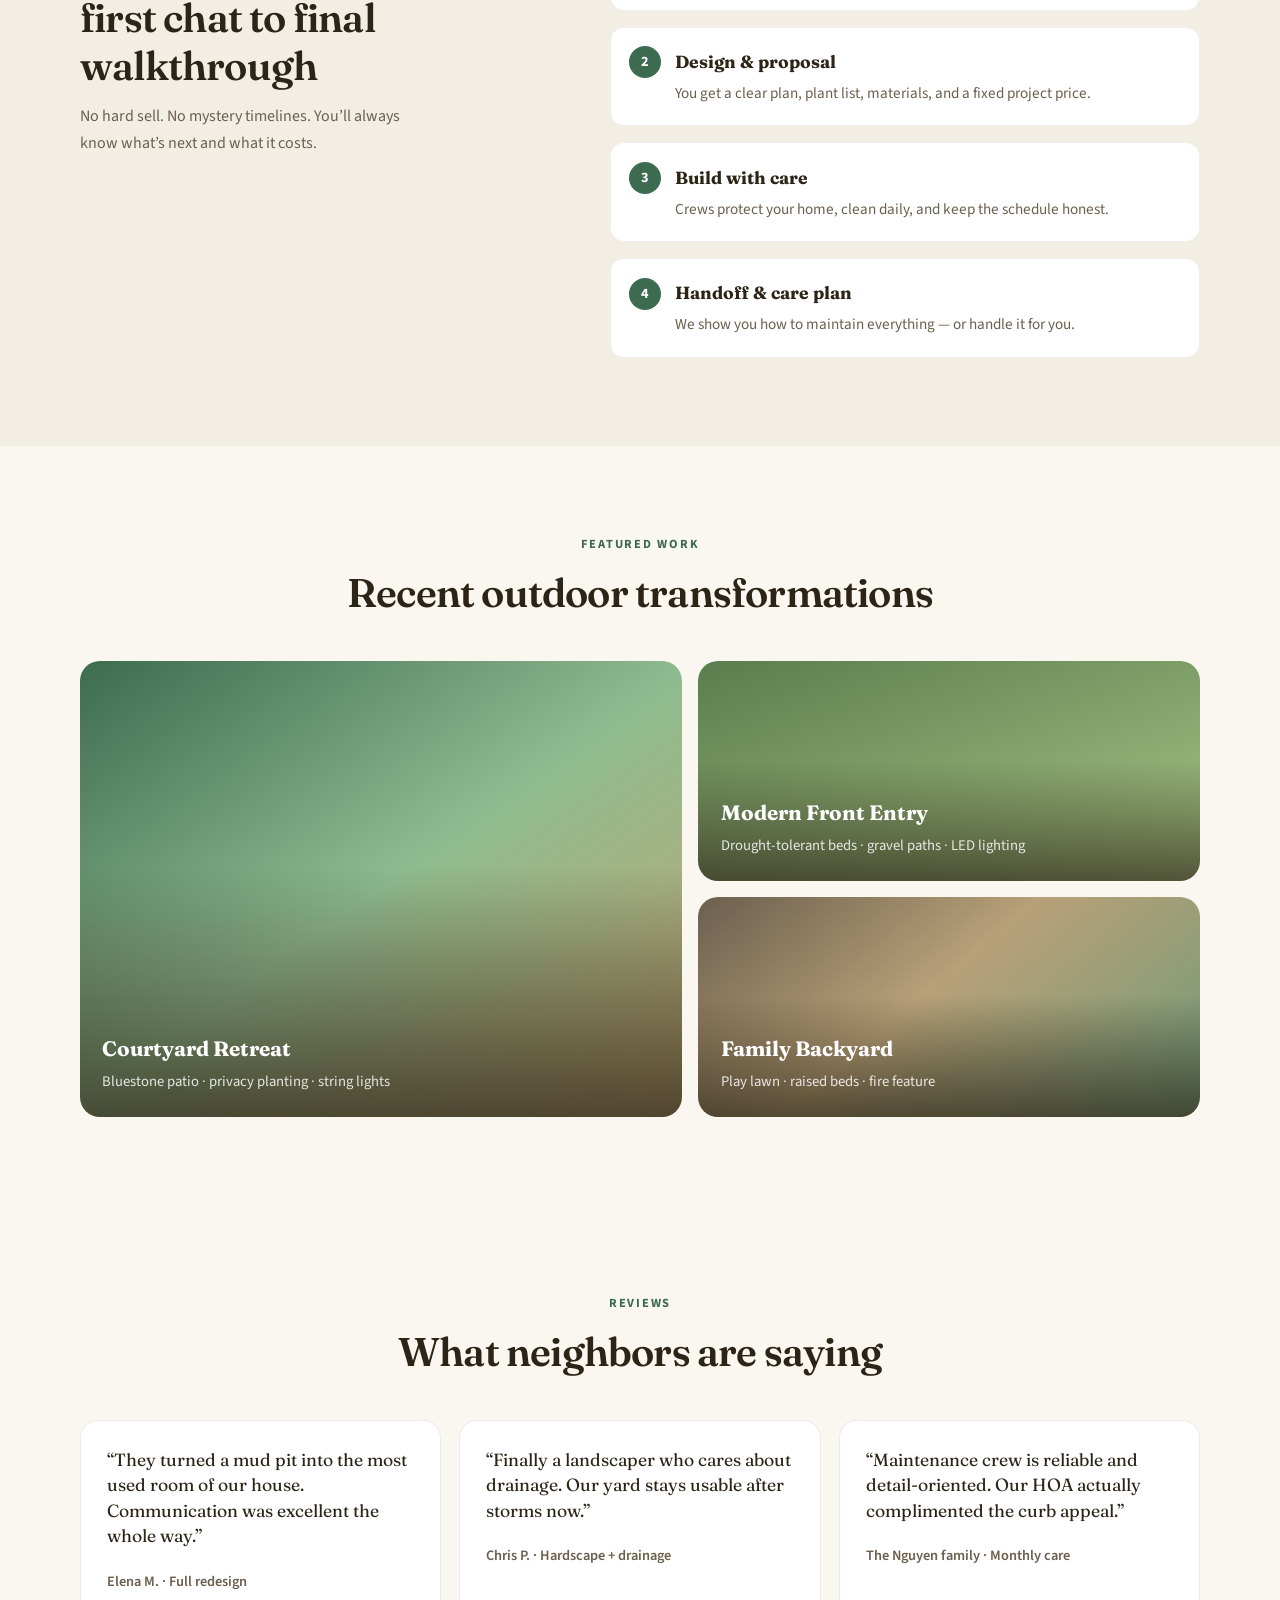
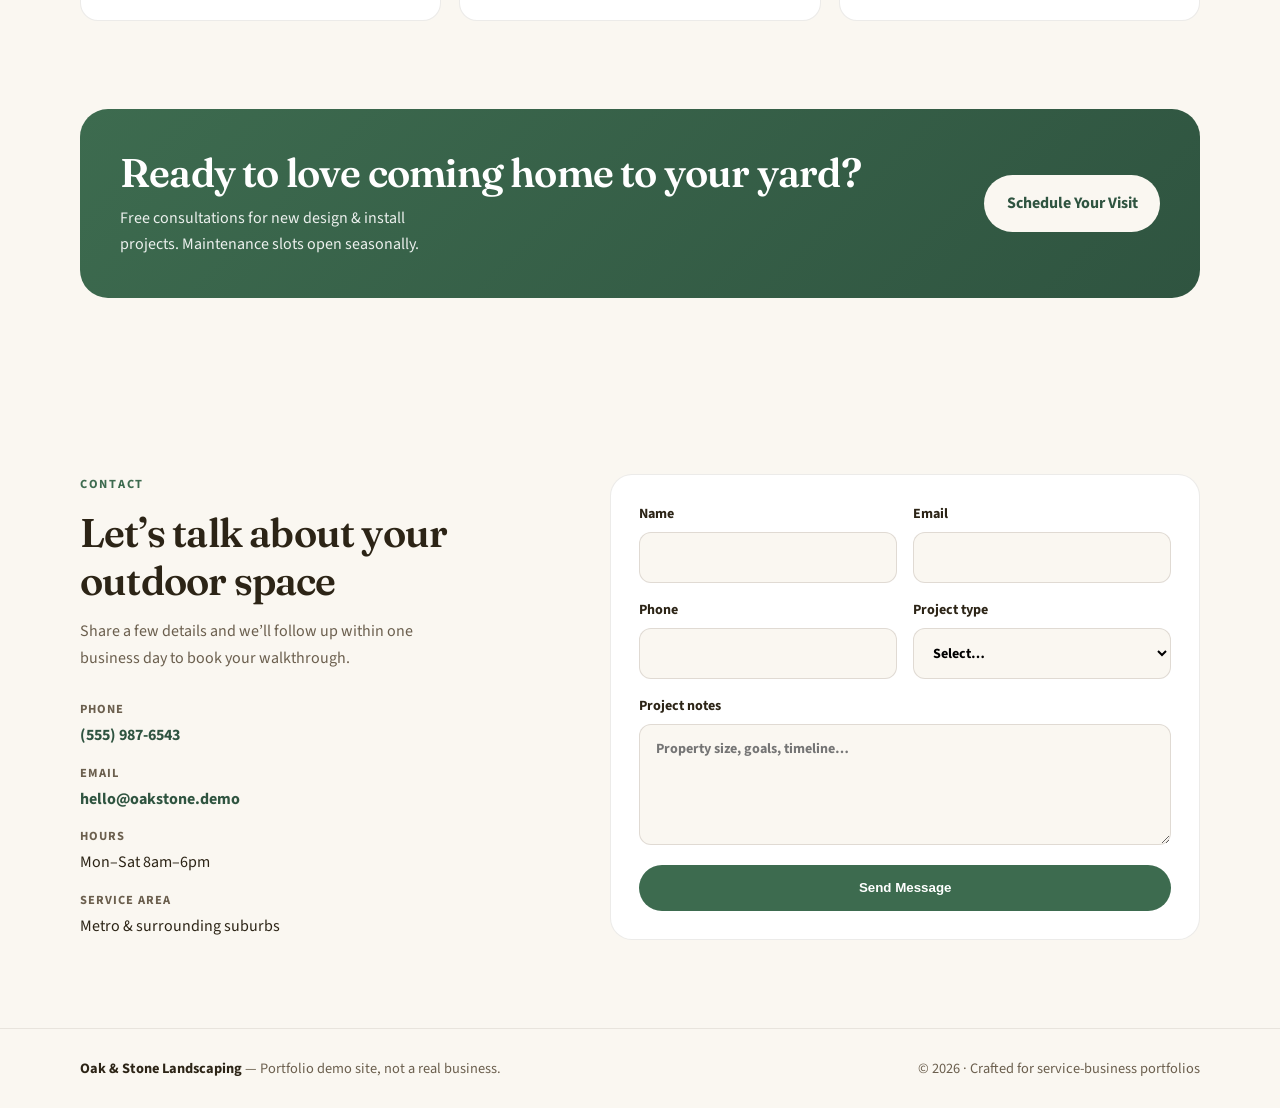
<file: demos/oakstone-landscaping/index.html>
<!DOCTYPE html>
<html lang="en">
<head>
  <meta charset="UTF-8">
  <meta name="viewport" content="width=device-width, initial-scale=1.0">
  <title>Oak &amp; Stone Landscaping | Outdoor Spaces Worth Coming Home To</title>
  <meta name="description" content="Custom landscaping, hardscapes, lawn care, and outdoor living for homeowners who want curb appeal that lasts.">
  <link rel="preconnect" href="https://fonts.googleapis.com">
  <link rel="preconnect" href="https://fonts.gstatic.com" crossorigin>
  <link href="https://fonts.googleapis.com/css2?family=Fraunces:opsz,wght@9..144,500;9..144,600;9..144,700&family=Source+Sans+3:wght@400;500;600;700&display=swap" rel="stylesheet">
  <link rel="stylesheet" href="styles.css">
</head>
<body>
  <header class="site-header" id="header">
    <div class="wrap header-row">
      <a class="brand" href="#top">
        <span class="brand-icon" aria-hidden="true">
          <svg viewBox="0 0 40 40" fill="none"><circle cx="20" cy="20" r="18" stroke="currentColor" stroke-width="2"/><path d="M20 28V14M14 20c2-4 4-6 6-6s4 2 6 6M12 26c3-2 5.5-3 8-3s5 1 8 3" stroke="currentColor" stroke-width="1.8" stroke-linecap="round"/></svg>
        </span>
        <span>
          <strong>Oak &amp; Stone</strong>
          <em>Landscaping</em>
        </span>
      </a>
      <nav class="nav" id="nav">
        <a href="#services">Services</a>
        <a href="#process">Process</a>
        <a href="#projects">Projects</a>
        <a href="#testimonials">Reviews</a>
        <a href="#contact" class="btn btn-sm">Free Consultation</a>
      </nav>
      <button class="burger" id="menuBtn" aria-label="Menu"><span></span><span></span><span></span></button>
    </div>
  </header>

  <main id="top">
    <section class="hero">
      <div class="hero-media" aria-hidden="true">
        <div class="hero-shape shape-1"></div>
        <div class="hero-shape shape-2"></div>
        <div class="hero-shape shape-3"></div>
      </div>
      <div class="wrap hero-content">
        <p class="kicker">Design · Build · Maintain</p>
        <h1>Outdoor spaces that feel like an extension of home</h1>
        <p class="lede">From clean modern hardscapes to lush, low-maintenance gardens — Oak &amp; Stone designs yards people actually use and love year after year.</p>
        <div class="hero-cta">
          <a href="#contact" class="btn">Book a Free Walkthrough</a>
          <a href="#projects" class="btn btn-text">See recent work →</a>
        </div>
        <dl class="hero-metrics">
          <div><dt>12 yrs</dt><dd>Local experience</dd></div>
          <div><dt>850+</dt><dd>Yards transformed</dd></div>
          <div><dt>4.9★</dt><dd>Homeowner rating</dd></div>
        </dl>
      </div>
    </section>

    <section class="strip">
      <div class="wrap strip-row">
        <span>Native plant design</span>
        <span>Irrigation &amp; drainage</span>
        <span>Patios &amp; retaining walls</span>
        <span>Seasonal maintenance</span>
        <span>Outdoor lighting</span>
      </div>
    </section>

    <section class="services" id="services">
      <div class="wrap">
        <div class="section-intro">
          <p class="kicker">Services</p>
          <h2>Everything your property needs — planned as one cohesive outdoor experience</h2>
        </div>
        <div class="service-grid">
          <article class="svc">
            <span class="svc-num">01</span>
            <h3>Landscape Design</h3>
            <p>Custom plans that balance beauty, function, and your budget — with 3D concepts when you want to see it first.</p>
          </article>
          <article class="svc">
            <span class="svc-num">02</span>
            <h3>Hardscaping</h3>
            <p>Patios, walkways, fire pits, and retaining walls built to last through freeze-thaw seasons.</p>
          </article>
          <article class="svc">
            <span class="svc-num">03</span>
            <h3>Lawn &amp; Garden Care</h3>
            <p>Weekly or bi-weekly maintenance, fertilization, and seasonal color so the yard never slips.</p>
          </article>
          <article class="svc">
            <span class="svc-num">04</span>
            <h3>Irrigation Systems</h3>
            <p>Smart watering that saves water and keeps plantings healthy without the guesswork.</p>
          </article>
        </div>
      </div>
    </section>

    <section class="process" id="process">
      <div class="wrap process-grid">
        <div>
          <p class="kicker">How it works</p>
          <h2>A calm, clear process from first chat to final walkthrough</h2>
          <p class="muted">No hard sell. No mystery timelines. You’ll always know what’s next and what it costs.</p>
        </div>
        <ol class="steps">
          <li>
            <strong>On-site consultation</strong>
            <span>We walk the property, talk goals, and flag drainage or access issues early.</span>
          </li>
          <li>
            <strong>Design &amp; proposal</strong>
            <span>You get a clear plan, plant list, materials, and a fixed project price.</span>
          </li>
          <li>
            <strong>Build with care</strong>
            <span>Crews protect your home, clean daily, and keep the schedule honest.</span>
          </li>
          <li>
            <strong>Handoff &amp; care plan</strong>
            <span>We show you how to maintain everything — or handle it for you.</span>
          </li>
        </ol>
      </div>
    </section>

    <section class="projects" id="projects">
      <div class="wrap">
        <div class="section-intro center">
          <p class="kicker">Featured work</p>
          <h2>Recent outdoor transformations</h2>
        </div>
        <div class="project-grid">
          <article class="project p1">
            <div class="project-label">
              <h3>Courtyard Retreat</h3>
              <p>Bluestone patio · privacy planting · string lights</p>
            </div>
          </article>
          <article class="project p2">
            <div class="project-label">
              <h3>Modern Front Entry</h3>
              <p>Drought-tolerant beds · gravel paths · LED lighting</p>
            </div>
          </article>
          <article class="project p3">
            <div class="project-label">
              <h3>Family Backyard</h3>
              <p>Play lawn · raised beds · fire feature</p>
            </div>
          </article>
        </div>
      </div>
    </section>

    <section class="testimonials" id="testimonials">
      <div class="wrap">
        <div class="section-intro center">
          <p class="kicker">Reviews</p>
          <h2>What neighbors are saying</h2>
        </div>
        <div class="quote-grid">
          <blockquote>
            <p>“They turned a mud pit into the most used room of our house. Communication was excellent the whole way.”</p>
            <cite>Elena M. · Full redesign</cite>
          </blockquote>
          <blockquote>
            <p>“Finally a landscaper who cares about drainage. Our yard stays usable after storms now.”</p>
            <cite>Chris P. · Hardscape + drainage</cite>
          </blockquote>
          <blockquote>
            <p>“Maintenance crew is reliable and detail-oriented. Our HOA actually complimented the curb appeal.”</p>
            <cite>The Nguyen family · Monthly care</cite>
          </blockquote>
        </div>
      </div>
    </section>

    <section class="cta">
      <div class="wrap cta-box">
        <div>
          <h2>Ready to love coming home to your yard?</h2>
          <p>Free consultations for new design &amp; install projects. Maintenance slots open seasonally.</p>
        </div>
        <a href="#contact" class="btn btn-light">Schedule Your Visit</a>
      </div>
    </section>

    <section class="contact" id="contact">
      <div class="wrap contact-grid">
        <div>
          <p class="kicker">Contact</p>
          <h2>Let’s talk about your outdoor space</h2>
          <p class="muted">Share a few details and we’ll follow up within one business day to book your walkthrough.</p>
          <ul class="contact-list">
            <li><strong>Phone</strong> <a href="tel:+15559876543">(555) 987-6543</a></li>
            <li><strong>Email</strong> <a href="mailto:hello@oakstone.demo">hello@oakstone.demo</a></li>
            <li><strong>Hours</strong> Mon–Sat 8am–6pm</li>
            <li><strong>Service area</strong> Metro &amp; surrounding suburbs</li>
          </ul>
        </div>
        <form class="form" id="contactForm">
          <label>Name<input type="text" name="name" required></label>
          <label>Email<input type="email" name="email" required></label>
          <label>Phone<input type="tel" name="phone" required></label>
          <label>Project type
            <select name="type" required>
              <option value="">Select…</option>
              <option>Full redesign</option>
              <option>Patio / hardscape</option>
              <option>Lawn care</option>
              <option>Irrigation</option>
              <option>Other</option>
            </select>
          </label>
          <label class="full">Project notes
            <textarea name="notes" rows="4" placeholder="Property size, goals, timeline…"></textarea>
          </label>
          <button type="submit" class="btn full-btn">Send Message</button>
        </form>
      </div>
    </section>
  </main>

  <footer class="footer">
    <div class="wrap footer-row">
      <p><strong>Oak &amp; Stone Landscaping</strong> — Portfolio demo site, not a real business.</p>
      <p>© 2026 · Crafted for service-business portfolios</p>
    </div>
  </footer>

  <div class="toast" id="toast" role="status"></div>
  <script src="script.js"></script>
</body>
</html>
</file>
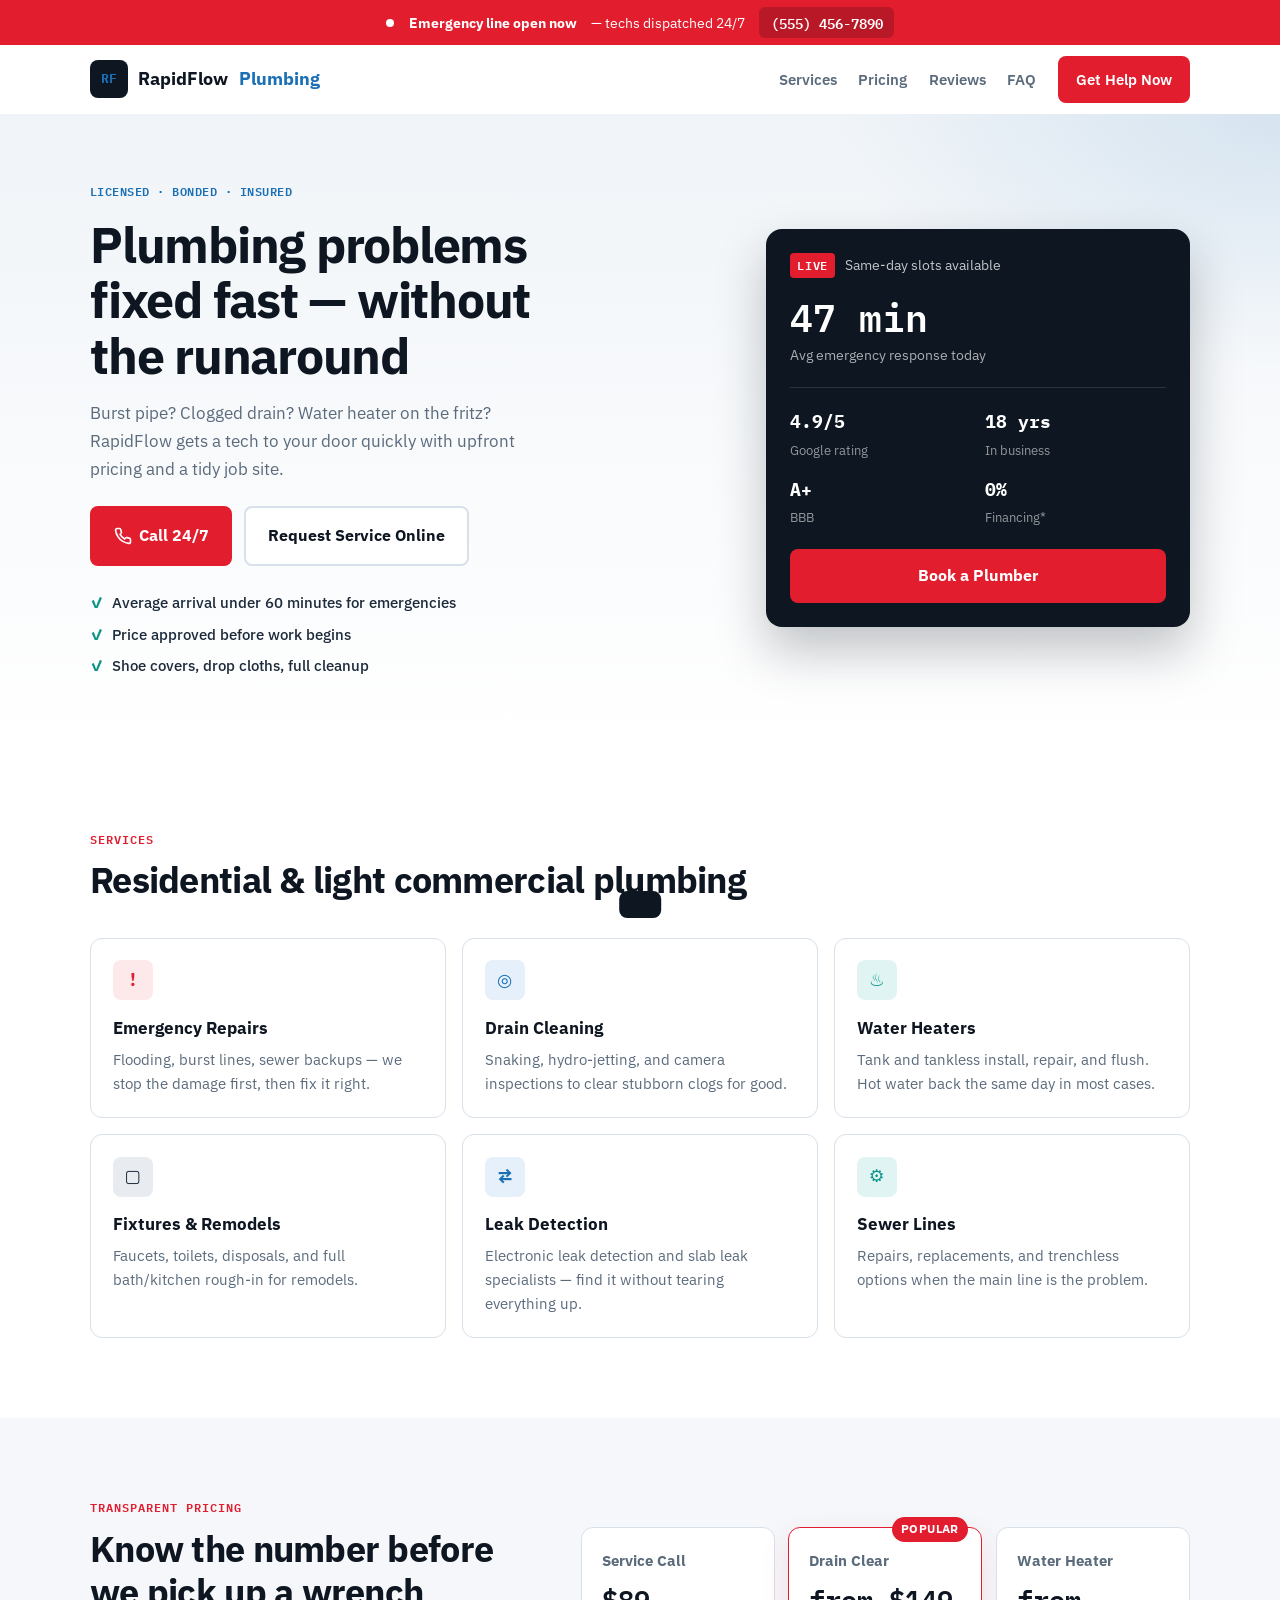
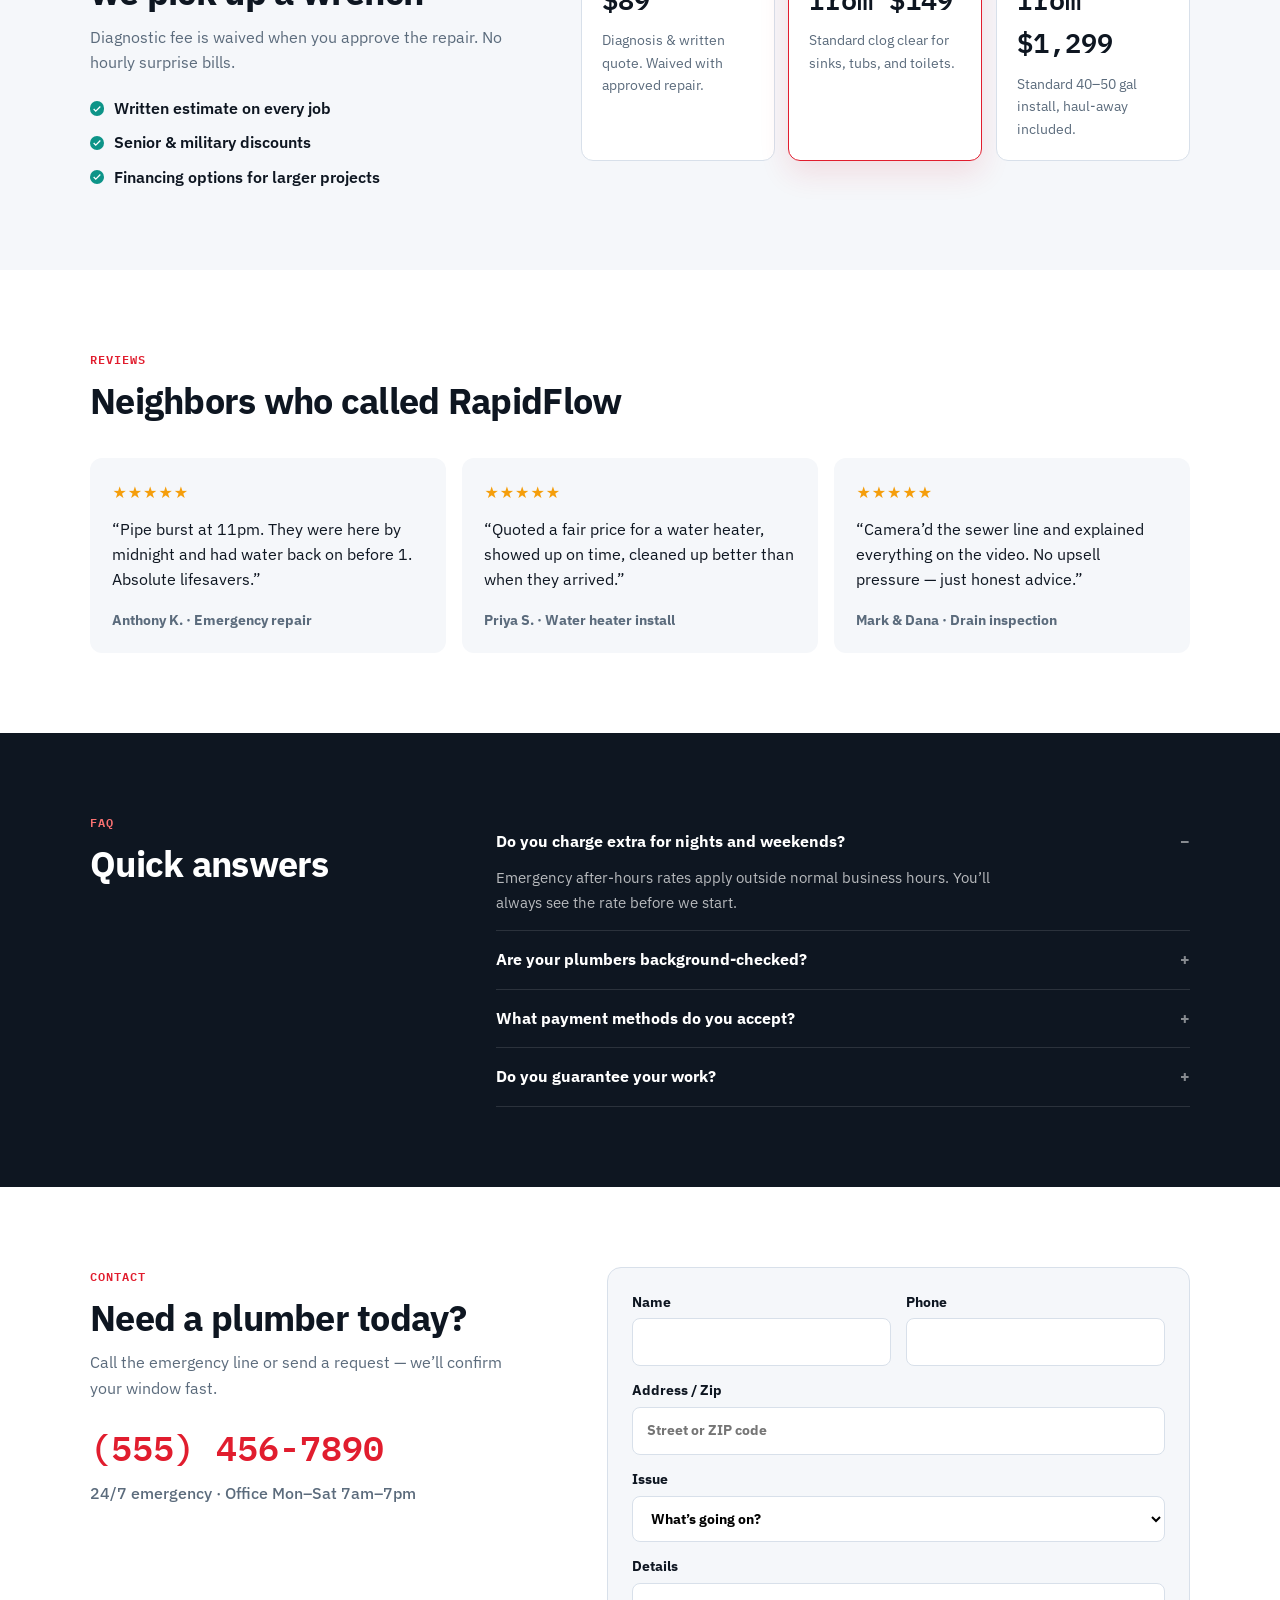
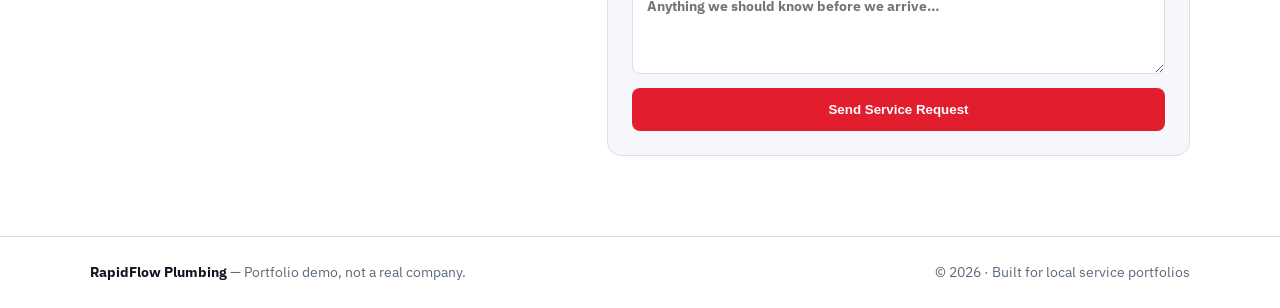
<file: demos/rapidflow-plumbing/index.html>
<!DOCTYPE html>
<html lang="en">
<head>
  <meta charset="UTF-8">
  <meta name="viewport" content="width=device-width, initial-scale=1.0">
  <title>RapidFlow Plumbing | Fast. Clean. Guaranteed.</title>
  <meta name="description" content="Emergency plumbers available 24/7. Drain cleaning, leak repair, water heaters, and remodels. Upfront pricing.">
  <link rel="preconnect" href="https://fonts.googleapis.com">
  <link rel="preconnect" href="https://fonts.gstatic.com" crossorigin>
  <link href="https://fonts.googleapis.com/css2?family=IBM+Plex+Sans:wght@400;500;600;700&family=IBM+Plex+Mono:wght@500;600&display=swap" rel="stylesheet">
  <link rel="stylesheet" href="styles.css">
</head>
<body>
  <div class="urgency-bar">
    <div class="container urgency-inner">
      <span class="pulse-dot"></span>
      <strong>Emergency line open now</strong>
      <span class="hide-sm">— techs dispatched 24/7</span>
      <a href="tel:+15554567890" class="urgency-phone">(555) 456-7890</a>
    </div>
  </div>

  <header class="header" id="header">
    <div class="container header-row">
      <a href="#home" class="logo">
        <span class="logo-badge">RF</span>
        RapidFlow <span>Plumbing</span>
      </a>
      <nav class="nav" id="nav">
        <a href="#services">Services</a>
        <a href="#pricing">Pricing</a>
        <a href="#reviews">Reviews</a>
        <a href="#faq">FAQ</a>
        <a href="#contact" class="btn btn-nav">Get Help Now</a>
      </nav>
      <button class="menu" id="menuBtn" aria-label="Menu"><span></span><span></span><span></span></button>
    </div>
  </header>

  <main>
    <section class="hero" id="home">
      <div class="container hero-layout">
        <div class="hero-copy">
          <p class="tag">Licensed · Bonded · Insured</p>
          <h1>Plumbing problems fixed fast — without the runaround</h1>
          <p class="sub">Burst pipe? Clogged drain? Water heater on the fritz? RapidFlow gets a tech to your door quickly with upfront pricing and a tidy job site.</p>
          <div class="hero-actions">
            <a href="tel:+15554567890" class="btn btn-primary btn-lg">
              <svg width="18" height="18" viewBox="0 0 24 24" fill="none" stroke="currentColor" stroke-width="2.2"><path d="M22 16.92v3a2 2 0 0 1-2.18 2 19.79 19.79 0 0 1-8.63-3.07 19.5 19.5 0 0 1-6-6 19.79 19.79 0 0 1-3.07-8.67A2 2 0 0 1 4.11 2h3a2 2 0 0 1 2 1.72c.127.96.361 1.903.7 2.81a2 2 0 0 1-.45 2.11L8.09 9.91a16 16 0 0 0 6 6l1.27-1.27a2 2 0 0 1 2.11-.45c.907.339 1.85.573 2.81.7A2 2 0 0 1 22 16.92z"/></svg>
              Call 24/7
            </a>
            <a href="#contact" class="btn btn-secondary btn-lg">Request Service Online</a>
          </div>
          <ul class="hero-bullets">
            <li>Average arrival under 60 minutes for emergencies</li>
            <li>Price approved before work begins</li>
            <li>Shoe covers, drop cloths, full cleanup</li>
          </ul>
        </div>
        <aside class="hero-panel">
          <div class="panel-head">
            <span class="live">LIVE</span>
            <span>Same-day slots available</span>
          </div>
          <div class="panel-stat">
            <span class="big">47 min</span>
            <span>Avg emergency response today</span>
          </div>
          <div class="panel-grid">
            <div><strong>4.9/5</strong><span>Google rating</span></div>
            <div><strong>18 yrs</strong><span>In business</span></div>
            <div><strong>A+</strong><span>BBB</span></div>
            <div><strong>0%</strong><span>Financing*</span></div>
          </div>
          <a href="#contact" class="btn btn-primary btn-block">Book a Plumber</a>
        </aside>
      </div>
    </section>

    <section class="services" id="services">
      <div class="container">
        <div class="section-head">
          <p class="eyebrow">Services</p>
          <h2>Residential &amp; light commercial plumbing</h2>
        </div>
        <div class="svc-grid">
          <article class="svc-card">
            <div class="icon red">!</div>
            <h3>Emergency Repairs</h3>
            <p>Flooding, burst lines, sewer backups — we stop the damage first, then fix it right.</p>
          </article>
          <article class="svc-card">
            <div class="icon blue">◎</div>
            <h3>Drain Cleaning</h3>
            <p>Snaking, hydro-jetting, and camera inspections to clear stubborn clogs for good.</p>
          </article>
          <article class="svc-card">
            <div class="icon teal">♨</div>
            <h3>Water Heaters</h3>
            <p>Tank and tankless install, repair, and flush. Hot water back the same day in most cases.</p>
          </article>
          <article class="svc-card">
            <div class="icon navy">▢</div>
            <h3>Fixtures &amp; Remodels</h3>
            <p>Faucets, toilets, disposals, and full bath/kitchen rough-in for remodels.</p>
          </article>
          <article class="svc-card">
            <div class="icon blue">⇄</div>
            <h3>Leak Detection</h3>
            <p>Electronic leak detection and slab leak specialists — find it without tearing everything up.</p>
          </article>
          <article class="svc-card">
            <div class="icon teal">⚙</div>
            <h3>Sewer Lines</h3>
            <p>Repairs, replacements, and trenchless options when the main line is the problem.</p>
          </article>
        </div>
      </div>
    </section>

    <section class="pricing" id="pricing">
      <div class="container pricing-layout">
        <div>
          <p class="eyebrow">Transparent pricing</p>
          <h2>Know the number before we pick up a wrench</h2>
          <p class="muted">Diagnostic fee is waived when you approve the repair. No hourly surprise bills.</p>
          <ul class="check">
            <li>Written estimate on every job</li>
            <li>Senior &amp; military discounts</li>
            <li>Financing options for larger projects</li>
          </ul>
        </div>
        <div class="price-cards">
          <div class="price-card">
            <h3>Service Call</h3>
            <p class="price">$89</p>
            <p>Diagnosis &amp; written quote. Waived with approved repair.</p>
          </div>
          <div class="price-card featured">
            <span class="badge">Popular</span>
            <h3>Drain Clear</h3>
            <p class="price">from $149</p>
            <p>Standard clog clear for sinks, tubs, and toilets.</p>
          </div>
          <div class="price-card">
            <h3>Water Heater</h3>
            <p class="price">from $1,299</p>
            <p>Standard 40–50 gal install, haul-away included.</p>
          </div>
        </div>
      </div>
    </section>

    <section class="reviews" id="reviews">
      <div class="container">
        <div class="section-head">
          <p class="eyebrow">Reviews</p>
          <h2>Neighbors who called RapidFlow</h2>
        </div>
        <div class="review-grid">
          <blockquote>
            <div class="stars">★★★★★</div>
            <p>“Pipe burst at 11pm. They were here by midnight and had water back on before 1. Absolute lifesavers.”</p>
            <footer>Anthony K. · Emergency repair</footer>
          </blockquote>
          <blockquote>
            <div class="stars">★★★★★</div>
            <p>“Quoted a fair price for a water heater, showed up on time, cleaned up better than when they arrived.”</p>
            <footer>Priya S. · Water heater install</footer>
          </blockquote>
          <blockquote>
            <div class="stars">★★★★★</div>
            <p>“Camera’d the sewer line and explained everything on the video. No upsell pressure — just honest advice.”</p>
            <footer>Mark &amp; Dana · Drain inspection</footer>
          </blockquote>
        </div>
      </div>
    </section>

    <section class="faq" id="faq">
      <div class="container faq-layout">
        <div>
          <p class="eyebrow">FAQ</p>
          <h2>Quick answers</h2>
        </div>
        <div class="faq-list" id="faqList">
          <details open>
            <summary>Do you charge extra for nights and weekends?</summary>
            <p>Emergency after-hours rates apply outside normal business hours. You’ll always see the rate before we start.</p>
          </details>
          <details>
            <summary>Are your plumbers background-checked?</summary>
            <p>Yes. Every tech is licensed, insured, drug-tested, and background-checked.</p>
          </details>
          <details>
            <summary>What payment methods do you accept?</summary>
            <p>Cash, check, major cards, and financing for qualifying projects.</p>
          </details>
          <details>
            <summary>Do you guarantee your work?</summary>
            <p>Repairs carry a workmanship warranty. Parts follow manufacturer coverage.</p>
          </details>
        </div>
      </div>
    </section>

    <section class="contact" id="contact">
      <div class="container contact-layout">
        <div class="contact-copy">
          <p class="eyebrow">Contact</p>
          <h2>Need a plumber today?</h2>
          <p class="muted">Call the emergency line or send a request — we’ll confirm your window fast.</p>
          <a class="phone-xl" href="tel:+15554567890">(555) 456-7890</a>
          <p class="hours">24/7 emergency · Office Mon–Sat 7am–7pm</p>
        </div>
        <form class="form" id="contactForm">
          <div class="row">
            <label>Name<input name="name" required></label>
            <label>Phone<input type="tel" name="phone" required></label>
          </div>
          <label>Address / Zip<input name="address" required placeholder="Street or ZIP code"></label>
          <label>Issue
            <select name="issue" required>
              <option value="">What’s going on?</option>
              <option>Emergency / flooding</option>
              <option>Clogged drain</option>
              <option>No hot water</option>
              <option>Leak</option>
              <option>New install / remodel</option>
              <option>Other</option>
            </select>
          </label>
          <label>Details<textarea name="details" rows="3" placeholder="Anything we should know before we arrive…"></textarea></label>
          <button class="btn btn-primary btn-block" type="submit">Send Service Request</button>
        </form>
      </div>
    </section>
  </main>

  <footer class="footer">
    <div class="container footer-row">
      <p><strong>RapidFlow Plumbing</strong> — Portfolio demo, not a real company.</p>
      <p>© 2026 · Built for local service portfolios</p>
    </div>
  </footer>

  <div class="toast" id="toast" role="status"></div>
  <script src="script.js"></script>
</body>
</html>
</file>
<file: style.css>
/* ============================================
   CSS Custom Properties
============================================ */
:root {
  --bg: #05080f;
  --bg-2: #0c111d;
  --bg-3: #131929;
  --border: rgba(255, 255, 255, 0.08);
  --border-hover: rgba(255, 255, 255, 0.15);
  --text: #e2e8f0;
  --text-muted: #64748b;
  --text-dim: #94a3b8;
  --blue: #3b82f6;
  --blue-dark: #2563eb;
  --purple: #8b5cf6;
  --indigo: #6366f1;
  --green: #10b981;
  --orange: #f59e0b;
  --amber: #d97706;
  --radius: 16px;
  --radius-sm: 10px;
  --shadow: 0 4px 24px rgba(0, 0, 0, 0.4);
  --shadow-lg: 0 20px 60px rgba(0, 0, 0, 0.5);
  --font-sans: 'Inter', system-ui, sans-serif;
  --font-display: 'Space Grotesk', 'Inter', sans-serif;
  --transition: 0.25s cubic-bezier(0.4, 0, 0.2, 1);
}

/* ============================================
   Reset & Base
============================================ */
*, *::before, *::after { box-sizing: border-box; margin: 0; padding: 0; }

html { scroll-behavior: smooth; font-size: 16px; }

body {
  font-family: var(--font-sans);
  background: var(--bg);
  color: var(--text);
  line-height: 1.6;
  overflow-x: hidden;
}

img { display: block; max-width: 100%; }
a { text-decoration: none; color: inherit; }
ul { list-style: none; }

/* ============================================
   Utilities
============================================ */
.container {
  max-width: 1200px;
  margin: 0 auto;
  padding: 0 24px;
}

.dot { color: var(--blue); }

.gradient-text {
  background: linear-gradient(135deg, var(--blue) 0%, var(--purple) 100%);
  -webkit-background-clip: text;
  -webkit-text-fill-color: transparent;
  background-clip: text;
}

.section-tag {
  display: inline-block;
  font-size: 0.75rem;
  font-weight: 600;
  letter-spacing: 0.12em;
  text-transform: uppercase;
  color: var(--blue);
  background: rgba(59, 130, 246, 0.12);
  border: 1px solid rgba(59, 130, 246, 0.25);
  padding: 4px 14px;
  border-radius: 100px;
  margin-bottom: 20px;
}

.section-header {
  text-align: center;
  margin-bottom: 64px;
}

.section-header h2 {
  font-family: var(--font-display);
  font-size: clamp(2rem, 4vw, 2.75rem);
  font-weight: 700;
  line-height: 1.2;
  margin-bottom: 16px;
}

.section-sub {
  font-size: 1.0625rem;
  color: var(--text-dim);
  max-width: 520px;
  margin: 0 auto;
}

/* Scroll reveal */
.reveal {
  opacity: 0;
  transform: translateY(32px);
  transition: opacity 0.65s ease, transform 0.65s ease;
}
.reveal.visible {
  opacity: 1;
  transform: translateY(0);
}

/* ============================================
   Buttons
============================================ */
.btn {
  display: inline-flex;
  align-items: center;
  gap: 8px;
  padding: 13px 28px;
  border-radius: 10px;
  font-size: 0.9375rem;
  font-weight: 600;
  cursor: pointer;
  transition: var(--transition);
  white-space: nowrap;
  border: 1px solid transparent;
}

.btn svg { width: 16px; height: 16px; flex-shrink: 0; }

.btn-primary {
  background: var(--blue);
  color: #fff;
  border-color: var(--blue);
}
.btn-primary:hover {
  background: var(--blue-dark);
  border-color: var(--blue-dark);
  transform: translateY(-2px);
  box-shadow: 0 8px 24px rgba(59, 130, 246, 0.35);
}

.btn-secondary {
  background: rgba(255, 255, 255, 0.06);
  color: var(--text);
  border-color: var(--border-hover);
  backdrop-filter: blur(8px);
}
.btn-secondary:hover {
  background: rgba(255, 255, 255, 0.10);
  border-color: rgba(255,255,255,0.25);
  transform: translateY(-2px);
}

.btn-ghost {
  background: transparent;
  color: var(--text-dim);
  border-color: var(--border-hover);
}
.btn-ghost:hover {
  color: var(--text);
  border-color: rgba(255,255,255,0.25);
  transform: translateY(-2px);
}

/* ============================================
   Navbar
============================================ */
.navbar {
  position: fixed;
  top: 0;
  left: 0;
  right: 0;
  z-index: 100;
  padding: 0;
  transition: background var(--transition), box-shadow var(--transition), padding var(--transition);
}

.navbar.scrolled {
  background: rgba(5, 8, 15, 0.85);
  backdrop-filter: blur(20px);
  -webkit-backdrop-filter: blur(20px);
  border-bottom: 1px solid var(--border);
  box-shadow: 0 4px 24px rgba(0,0,0,0.3);
}

.nav-container {
  max-width: 1200px;
  margin: 0 auto;
  padding: 20px 24px;
  display: flex;
  align-items: center;
  justify-content: space-between;
}

.nav-logo {
  font-family: var(--font-display);
  font-size: 1.5rem;
  font-weight: 700;
  color: var(--text);
  letter-spacing: -0.02em;
}

.nav-links {
  display: flex;
  align-items: center;
  gap: 36px;
}

.nav-links a {
  font-size: 0.9375rem;
  font-weight: 500;
  color: var(--text-dim);
  transition: color var(--transition);
  position: relative;
}
.nav-links a:hover, .nav-links a.active { color: var(--text); }
.nav-links a::after {
  content: '';
  position: absolute;
  bottom: -4px;
  left: 0;
  width: 0;
  height: 2px;
  background: var(--blue);
  border-radius: 2px;
  transition: width var(--transition);
}
.nav-links a:hover::after, .nav-links a.active::after { width: 100%; }

.nav-cta {
  background: var(--blue) !important;
  color: #fff !important;
  padding: 8px 20px;
  border-radius: 8px;
  font-weight: 600;
}
.nav-cta::after { display: none !important; }
.nav-cta:hover { background: var(--blue-dark) !important; }

.hamburger {
  display: none;
  flex-direction: column;
  gap: 5px;
  background: none;
  border: none;
  cursor: pointer;
  padding: 4px;
}
.hamburger span {
  display: block;
  width: 24px;
  height: 2px;
  background: var(--text);
  border-radius: 2px;
  transition: var(--transition);
}
.hamburger.open span:nth-child(1) { transform: translateY(7px) rotate(45deg); }
.hamburger.open span:nth-child(2) { opacity: 0; }
.hamburger.open span:nth-child(3) { transform: translateY(-7px) rotate(-45deg); }

/* ============================================
   Hero
============================================ */
.hero {
  position: relative;
  min-height: 100vh;
  display: flex;
  align-items: center;
  justify-content: center;
  overflow: hidden;
}

.hero-bg {
  position: absolute;
  inset: 0;
  z-index: 0;
}

.gradient-orb {
  position: absolute;
  border-radius: 50%;
  filter: blur(80px);
  opacity: 0.35;
  animation: drift 12s ease-in-out infinite alternate;
}

.orb-1 {
  width: 600px;
  height: 600px;
  background: radial-gradient(circle, var(--blue), transparent 70%);
  top: -10%;
  left: -10%;
  animation-duration: 14s;
}

.orb-2 {
  width: 500px;
  height: 500px;
  background: radial-gradient(circle, var(--purple), transparent 70%);
  bottom: -5%;
  right: -5%;
  animation-duration: 10s;
  animation-delay: -5s;
}

.orb-3 {
  width: 400px;
  height: 400px;
  background: radial-gradient(circle, var(--indigo), transparent 70%);
  top: 50%;
  left: 50%;
  transform: translate(-50%, -50%);
  opacity: 0.15;
  animation-duration: 18s;
  animation-delay: -8s;
}

@keyframes drift {
  0% { transform: translate(0, 0) scale(1); }
  100% { transform: translate(40px, 30px) scale(1.08); }
}

.hero-content {
  position: relative;
  z-index: 1;
  text-align: center;
  max-width: 860px;
  padding: 100px 24px 80px;
}

.hero-badge {
  display: inline-flex;
  align-items: center;
  gap: 8px;
  background: rgba(16, 185, 129, 0.1);
  border: 1px solid rgba(16, 185, 129, 0.25);
  color: #34d399;
  padding: 6px 16px;
  border-radius: 100px;
  font-size: 0.8125rem;
  font-weight: 500;
  margin-bottom: 28px;
}

.badge-dot {
  width: 7px;
  height: 7px;
  background: #10b981;
  border-radius: 50%;
  animation: pulse-dot 2s ease-in-out infinite;
}

@keyframes pulse-dot {
  0%, 100% { opacity: 1; transform: scale(1); }
  50% { opacity: 0.5; transform: scale(0.7); }
}

.hero-title {
  font-family: var(--font-display);
  font-size: clamp(2.5rem, 6vw, 4.5rem);
  font-weight: 700;
  line-height: 1.1;
  letter-spacing: -0.02em;
  margin-bottom: 24px;
}

.hero-subtitle {
  font-size: clamp(1rem, 2vw, 1.1875rem);
  color: var(--text-dim);
  max-width: 620px;
  margin: 0 auto 40px;
  line-height: 1.7;
}

.hero-actions {
  display: flex;
  gap: 14px;
  justify-content: center;
  flex-wrap: wrap;
  margin-bottom: 60px;
}

.hero-stats {
  display: flex;
  align-items: center;
  justify-content: center;
  gap: 40px;
  padding: 28px 40px;
  background: rgba(255, 255, 255, 0.04);
  border: 1px solid var(--border);
  border-radius: 16px;
  backdrop-filter: blur(12px);
  max-width: 480px;
  margin: 0 auto;
}

.stat { text-align: center; }
.stat-number {
  display: block;
  font-family: var(--font-display);
  font-size: 1.875rem;
  font-weight: 700;
  color: var(--text);
  line-height: 1;
  margin-bottom: 4px;
}
.stat-label {
  font-size: 0.8125rem;
  color: var(--text-muted);
  font-weight: 500;
}

.stat-divider {
  width: 1px;
  height: 36px;
  background: var(--border);
}

.scroll-indicator {
  position: absolute;
  bottom: 32px;
  left: 50%;
  transform: translateX(-50%);
  display: flex;
  flex-direction: column;
  align-items: center;
  gap: 8px;
  color: var(--text-muted);
  font-size: 0.75rem;
  letter-spacing: 0.08em;
  text-transform: uppercase;
  animation: bounce 2.5s ease-in-out infinite;
}

.scroll-line {
  width: 1px;
  height: 40px;
  background: linear-gradient(to bottom, transparent, var(--text-muted));
}

@keyframes bounce {
  0%, 100% { transform: translateX(-50%) translateY(0); }
  50% { transform: translateX(-50%) translateY(8px); }
}

/* ============================================
   About
============================================ */
.about {
  padding: 120px 0;
  background: var(--bg-2);
}

.about-grid {
  display: grid;
  grid-template-columns: 1fr 1fr;
  gap: 64px;
  align-items: start;
}

.about-text p {
  font-size: 1.0625rem;
  color: var(--text-dim);
  margin-bottom: 20px;
  line-height: 1.8;
}

.about-highlights {
  margin-top: 32px;
  display: flex;
  flex-direction: column;
  gap: 12px;
}

.highlight {
  display: flex;
  align-items: center;
  gap: 12px;
  font-size: 0.9375rem;
  color: var(--text);
}

.highlight svg {
  width: 18px;
  height: 18px;
  flex-shrink: 0;
  color: var(--green);
  stroke: var(--green);
}

.skills-grid {
  display: grid;
  grid-template-columns: 1fr 1fr;
  gap: 12px;
}

.skill-card {
  background: var(--bg-3);
  border: 1px solid var(--border);
  border-radius: var(--radius-sm);
  padding: 20px;
  transition: border-color var(--transition), transform var(--transition);
}

.skill-card:hover {
  border-color: var(--border-hover);
  transform: translateY(-2px);
}

.skill-icon {
  width: 36px;
  height: 36px;
  color: var(--blue);
  margin-bottom: 12px;
}

.skill-icon svg { width: 100%; height: 100%; }

.skill-card h4 {
  font-size: 0.9375rem;
  font-weight: 600;
  margin-bottom: 4px;
}

.skill-card p {
  font-size: 0.8125rem;
  color: var(--text-muted);
}

/* ============================================
   Projects
============================================ */
.projects { padding: 120px 0; }

.projects-grid {
  display: grid;
  grid-template-columns: repeat(3, 1fr);
  gap: 24px;
}

.project-card.featured {
  grid-column: span 3;
  display: grid;
  grid-template-columns: 1fr 1fr;
  gap: 0;
}

.project-card {
  background: var(--bg-2);
  border: 1px solid var(--border);
  border-radius: var(--radius);
  overflow: hidden;
  transition: border-color var(--transition), transform var(--transition), box-shadow var(--transition);
}

.project-card:hover {
  border-color: var(--border-hover);
  transform: translateY(-4px);
  box-shadow: var(--shadow-lg);
}

/* Browser mockup */
.project-browser {
  display: flex;
  flex-direction: column;
  background: #0d1117;
  border-bottom: 1px solid var(--border);
}

.project-card.featured .project-browser {
  border-bottom: none;
  border-right: 1px solid var(--border);
}

.browser-bar {
  display: flex;
  align-items: center;
  gap: 12px;
  padding: 10px 14px;
  background: #161b22;
  border-bottom: 1px solid var(--border);
}

.browser-dots {
  display: flex;
  gap: 6px;
  flex-shrink: 0;
}

.browser-dots span {
  width: 10px;
  height: 10px;
  border-radius: 50%;
}

.browser-dots span:nth-child(1) { background: #ff5f57; }
.browser-dots span:nth-child(2) { background: #febc2e; }
.browser-dots span:nth-child(3) { background: #28c840; }

.browser-url {
  flex: 1;
  display: flex;
  align-items: center;
  gap: 6px;
  background: #0d1117;
  border: 1px solid var(--border);
  border-radius: 6px;
  padding: 4px 10px;
  font-size: 0.75rem;
  color: var(--text-muted);
  font-family: monospace;
}

.lock-icon { width: 11px; height: 11px; color: #10b981; flex-shrink: 0; }

/* --- Chat Preview --- */
.project-preview {
  padding: 24px;
  flex: 1;
  display: flex;
  align-items: center;
  justify-content: center;
  min-height: 220px;
}

.project-card.featured .project-preview {
  min-height: 320px;
}

.preview-chat {
  background: linear-gradient(135deg, #0f172a, #1e1b4b);
}

.chat-header {
  display: flex;
  align-items: center;
  gap: 12px;
  padding: 12px 16px;
  background: rgba(255,255,255,0.04);
  border: 1px solid var(--border);
  border-radius: 12px;
  margin-bottom: 16px;
  width: 100%;
}

.chat-avatar {
  width: 36px;
  height: 36px;
  background: var(--blue);
  border-radius: 50%;
  display: flex;
  align-items: center;
  justify-content: center;
  flex-shrink: 0;
}

.chat-avatar svg { width: 20px; height: 20px; fill: white; }

.chat-name {
  font-size: 0.875rem;
  font-weight: 600;
  color: var(--text);
}

.chat-status {
  display: flex;
  align-items: center;
  gap: 5px;
  font-size: 0.75rem;
  color: var(--green);
}

.online-dot {
  width: 6px;
  height: 6px;
  background: var(--green);
  border-radius: 50%;
  animation: pulse-dot 2s ease-in-out infinite;
}

.chat-messages {
  display: flex;
  flex-direction: column;
  gap: 8px;
  width: 100%;
}

.chat-bubble {
  padding: 8px 14px;
  border-radius: 14px;
  font-size: 0.8125rem;
  max-width: 80%;
  line-height: 1.4;
}

.chat-bubble.bot {
  background: rgba(59, 130, 246, 0.15);
  border: 1px solid rgba(59, 130, 246, 0.2);
  color: #93c5fd;
  align-self: flex-start;
  border-bottom-left-radius: 4px;
}

.chat-bubble.user {
  background: var(--blue);
  color: #fff;
  align-self: flex-end;
  border-bottom-right-radius: 4px;
}

.chat-typing {
  display: flex;
  gap: 4px;
  padding: 10px 14px;
  background: rgba(59, 130, 246, 0.1);
  border-radius: 14px;
  border-bottom-left-radius: 4px;
  align-self: flex-start;
  width: fit-content;
}

.chat-typing span {
  width: 6px;
  height: 6px;
  background: #60a5fa;
  border-radius: 50%;
  animation: typing 1.2s ease-in-out infinite;
}

.chat-typing span:nth-child(2) { animation-delay: 0.2s; }
.chat-typing span:nth-child(3) { animation-delay: 0.4s; }

@keyframes typing {
  0%, 100% { transform: translateY(0); opacity: 0.4; }
  50% { transform: translateY(-5px); opacity: 1; }
}

/* --- Septic Preview --- */
.preview-septic {
  background: linear-gradient(135deg, #0c1a0e, #0a1f14);
  flex-direction: column;
  gap: 16px;
}

.septic-hero {
  text-align: center;
  padding: 12px;
}

.septic-headline {
  font-family: var(--font-display);
  font-size: 1rem;
  font-weight: 700;
  color: var(--text);
  margin-bottom: 4px;
}

.septic-sub {
  font-size: 0.75rem;
  color: var(--green);
  margin-bottom: 10px;
}

.septic-cta {
  display: inline-block;
  background: var(--green);
  color: #fff;
  padding: 5px 14px;
  border-radius: 6px;
  font-size: 0.75rem;
  font-weight: 600;
}

.septic-services {
  display: flex;
  flex-wrap: wrap;
  gap: 6px;
  justify-content: center;
}

.septic-badge {
  display: flex;
  align-items: center;
  gap: 5px;
  background: rgba(16, 185, 129, 0.1);
  border: 1px solid rgba(16, 185, 129, 0.2);
  color: #34d399;
  padding: 4px 10px;
  border-radius: 6px;
  font-size: 0.75rem;
  font-weight: 500;
}

.septic-badge svg { width: 12px; height: 12px; }

.septic-badge.urgent {
  background: rgba(239, 68, 68, 0.1);
  border-color: rgba(239, 68, 68, 0.2);
  color: #f87171;
}

/* --- Ortiz Preview --- */
.preview-ortiz {
  background: linear-gradient(135deg, #1c1005, #1a1000);
  flex-direction: column;
  gap: 20px;
}

.ortiz-label {
  font-size: 0.75rem;
  color: #d97706;
  text-transform: uppercase;
  letter-spacing: 0.08em;
  font-weight: 600;
}

.process-steps {
  display: flex;
  align-items: center;
  gap: 6px;
  flex-wrap: wrap;
  justify-content: center;
}

.process-step {
  text-align: center;
}

.step-num {
  width: 34px;
  height: 34px;
  background: rgba(217, 119, 6, 0.15);
  border: 1px solid rgba(217, 119, 6, 0.35);
  border-radius: 50%;
  display: flex;
  align-items: center;
  justify-content: center;
  font-size: 0.875rem;
  font-weight: 700;
  color: #fbbf24;
  margin: 0 auto 4px;
}

.step-name {
  font-size: 0.7rem;
  color: var(--text-muted);
}

.step-arrow {
  color: var(--text-muted);
  font-size: 0.875rem;
  margin-bottom: 18px;
}

.ortiz-tagline {
  font-size: 0.8125rem;
  color: #d97706;
  font-style: italic;
}

/* --- BluePeak HVAC Preview --- */
.preview-hvac {
  background: linear-gradient(145deg, #071726, #0f2f4d 55%, #0a4068);
  flex-direction: column;
  gap: 10px;
  text-align: center;
}

.hvac-badge {
  display: inline-flex;
  align-items: center;
  gap: 6px;
  background: rgba(255,255,255,0.08);
  border: 1px solid rgba(255,255,255,0.12);
  color: #93c5fd;
  font-size: 0.7rem;
  font-weight: 600;
  padding: 4px 10px;
  border-radius: 100px;
}

.hvac-dot {
  width: 6px;
  height: 6px;
  border-radius: 50%;
  background: #3dffa8;
  box-shadow: 0 0 0 3px rgba(61,255,168,0.15);
}

.hvac-headline {
  font-family: var(--font-display);
  font-size: 1rem;
  font-weight: 700;
  color: #fff;
  max-width: 18ch;
  line-height: 1.25;
}

.hvac-sub {
  font-size: 0.75rem;
  color: #7ec4ff;
}

.hvac-cta {
  display: inline-block;
  background: #1d8cf8;
  color: #fff;
  padding: 5px 14px;
  border-radius: 100px;
  font-size: 0.75rem;
  font-weight: 700;
  margin-top: 4px;
}

/* --- Oak & Stone Preview --- */
.preview-landscape {
  background: linear-gradient(145deg, #2c2416, #3d6b4f 60%, #4a3b28);
  flex-direction: column;
  gap: 10px;
  text-align: center;
}

.landscape-kicker {
  font-size: 0.7rem;
  font-weight: 700;
  letter-spacing: 0.12em;
  text-transform: uppercase;
  color: #a8c686;
}

.landscape-headline {
  font-family: var(--font-display);
  font-size: 1rem;
  font-weight: 700;
  color: #faf7f1;
  max-width: 18ch;
  line-height: 1.3;
}

.landscape-meta {
  display: flex;
  gap: 10px;
  justify-content: center;
  flex-wrap: wrap;
}

.landscape-meta span {
  background: rgba(250,247,241,0.1);
  border: 1px solid rgba(250,247,241,0.15);
  color: #e8dfd0;
  font-size: 0.7rem;
  font-weight: 600;
  padding: 4px 10px;
  border-radius: 6px;
}

/* --- RapidFlow Plumbing Preview --- */
.preview-plumb {
  background: linear-gradient(145deg, #0e1621, #1c2a3a);
  flex-direction: column;
  gap: 8px;
  text-align: center;
}

.plumb-live {
  font-size: 0.68rem;
  font-weight: 700;
  letter-spacing: 0.06em;
  text-transform: uppercase;
  color: #fff;
  background: #e11d2e;
  padding: 3px 10px;
  border-radius: 4px;
}

.plumb-headline {
  font-family: var(--font-display);
  font-size: 1.05rem;
  font-weight: 700;
  color: #fff;
}

.plumb-stat {
  font-size: 1.25rem;
  font-weight: 700;
  color: #60a5fa;
  font-variant-numeric: tabular-nums;
}

.plumb-stat span {
  display: block;
  font-size: 0.7rem;
  font-weight: 500;
  color: var(--text-muted);
}

.plumb-cta {
  display: inline-block;
  background: #e11d2e;
  color: #fff;
  padding: 5px 14px;
  border-radius: 6px;
  font-size: 0.75rem;
  font-weight: 700;
  margin-top: 2px;
}

/* --- Guardian Roofing Preview --- */
.preview-roof {
  background: linear-gradient(160deg, #0f1c2e, #1a2d4a 50%, #243d5c);
  flex-direction: column;
  gap: 8px;
  text-align: center;
}

.roof-crest {
  width: 36px;
  height: 36px;
  color: #c9a227;
  margin: 0 auto;
}

.roof-crest svg { width: 100%; height: 100%; }

.roof-headline {
  font-family: var(--font-display);
  font-size: 1rem;
  font-weight: 700;
  color: #fff;
  max-width: 16ch;
  line-height: 1.25;
}

.roof-sub {
  font-size: 0.75rem;
  color: #c9a227;
}

.roof-cta {
  display: inline-block;
  background: #c9a227;
  color: #0f1c2e;
  padding: 5px 14px;
  border-radius: 100px;
  font-size: 0.75rem;
  font-weight: 800;
  margin-top: 4px;
}

/* Project info */
.project-info {
  padding: 28px;
  display: flex;
  flex-direction: column;
  gap: 0;
}

.project-tags {
  display: flex;
  flex-wrap: wrap;
  gap: 6px;
  margin-bottom: 14px;
}

.tag {
  font-size: 0.75rem;
  font-weight: 600;
  padding: 3px 10px;
  border-radius: 100px;
}

.tag-purple { background: rgba(139, 92, 246, 0.15); color: #a78bfa; border: 1px solid rgba(139, 92, 246, 0.25); }
.tag-blue   { background: rgba(59, 130, 246, 0.12); color: #60a5fa; border: 1px solid rgba(59, 130, 246, 0.25); }
.tag-green  { background: rgba(16, 185, 129, 0.12); color: #34d399; border: 1px solid rgba(16, 185, 129, 0.25); }
.tag-orange { background: rgba(245, 158, 11, 0.12); color: #fbbf24; border: 1px solid rgba(245, 158, 11, 0.25); }
.tag-amber  { background: rgba(217, 119, 6, 0.12);  color: #fcd34d; border: 1px solid rgba(217, 119, 6, 0.25); }

.project-info h3 {
  font-family: var(--font-display);
  font-size: 1.3125rem;
  font-weight: 700;
  margin-bottom: 10px;
  color: var(--text);
}

.project-info > p {
  font-size: 0.9375rem;
  color: var(--text-dim);
  line-height: 1.7;
  margin-bottom: 20px;
}

.feature-list {
  display: flex;
  flex-direction: column;
  gap: 7px;
  margin-bottom: 24px;
  flex: 1;
}

.feature-list li {
  font-size: 0.875rem;
  color: var(--text-muted);
  padding-left: 16px;
  position: relative;
}

.feature-list li::before {
  content: '';
  position: absolute;
  left: 0;
  top: 50%;
  transform: translateY(-50%);
  width: 5px;
  height: 5px;
  background: var(--blue);
  border-radius: 50%;
}

.project-link {
  display: inline-flex;
  align-items: center;
  gap: 6px;
  font-size: 0.9375rem;
  font-weight: 600;
  color: var(--blue);
  transition: gap var(--transition), color var(--transition);
}

.project-link svg { width: 15px; height: 15px; }

.project-link:hover {
  gap: 10px;
  color: #60a5fa;
}

/* ============================================
   Services
============================================ */
.services {
  padding: 120px 0;
  background: var(--bg-2);
}

.services-grid {
  display: grid;
  grid-template-columns: repeat(4, 1fr);
  gap: 20px;
}

.service-card {
  background: var(--bg-3);
  border: 1px solid var(--border);
  border-radius: var(--radius);
  padding: 32px 28px;
  position: relative;
  transition: border-color var(--transition), transform var(--transition), box-shadow var(--transition);
}

.service-card:hover {
  border-color: var(--border-hover);
  transform: translateY(-4px);
  box-shadow: var(--shadow);
}

.service-number {
  font-family: var(--font-display);
  font-size: 0.75rem;
  font-weight: 700;
  letter-spacing: 0.1em;
  color: var(--blue);
  margin-bottom: 20px;
  opacity: 0.7;
}

.service-icon {
  width: 44px;
  height: 44px;
  background: rgba(59, 130, 246, 0.1);
  border: 1px solid rgba(59, 130, 246, 0.15);
  border-radius: 10px;
  display: flex;
  align-items: center;
  justify-content: center;
  color: var(--blue);
  margin-bottom: 20px;
}

.service-icon svg { width: 22px; height: 22px; }

.service-card h3 {
  font-family: var(--font-display);
  font-size: 1.0625rem;
  font-weight: 600;
  margin-bottom: 12px;
  color: var(--text);
}

.service-card p {
  font-size: 0.9rem;
  color: var(--text-muted);
  line-height: 1.7;
}

/* ============================================
   Contact
============================================ */
.contact { padding: 120px 0; }

.contact-card {
  background: var(--bg-2);
  border: 1px solid var(--border);
  border-radius: 24px;
  padding: 72px;
  display: grid;
  grid-template-columns: 1fr auto;
  gap: 64px;
  align-items: center;
  position: relative;
  overflow: hidden;
}

.contact-card::before {
  content: '';
  position: absolute;
  top: -100px;
  left: -100px;
  width: 400px;
  height: 400px;
  background: radial-gradient(circle, rgba(59, 130, 246, 0.08), transparent 70%);
  pointer-events: none;
}

.contact-text .section-tag { margin-bottom: 16px; }

.contact-text h2 {
  font-family: var(--font-display);
  font-size: clamp(1.75rem, 3vw, 2.5rem);
  font-weight: 700;
  margin-bottom: 16px;
  line-height: 1.2;
}

.contact-text p {
  font-size: 1.0625rem;
  color: var(--text-dim);
  line-height: 1.7;
  max-width: 480px;
  margin-bottom: 36px;
}

.contact-actions {
  display: flex;
  gap: 14px;
  flex-wrap: wrap;
}

/* Decorative rings */
.contact-deco {
  position: relative;
  width: 180px;
  height: 180px;
  flex-shrink: 0;
}

.deco-ring {
  position: absolute;
  border-radius: 50%;
  border: 1px solid var(--border);
  top: 50%;
  left: 50%;
  transform: translate(-50%, -50%);
}

.deco-ring-1 { width: 180px; height: 180px; animation: spin-slow 20s linear infinite; border-color: rgba(59,130,246,0.15); }
.deco-ring-2 { width: 130px; height: 130px; animation: spin-slow 14s linear infinite reverse; }
.deco-ring-3 { width: 80px;  height: 80px;  animation: spin-slow 10s linear infinite; border-color: rgba(139,92,246,0.2); }

@keyframes spin-slow {
  from { transform: translate(-50%, -50%) rotate(0deg); }
  to   { transform: translate(-50%, -50%) rotate(360deg); }
}

.deco-center {
  position: absolute;
  top: 50%;
  left: 50%;
  transform: translate(-50%, -50%);
  width: 52px;
  height: 52px;
  background: rgba(59, 130, 246, 0.1);
  border: 1px solid rgba(59, 130, 246, 0.25);
  border-radius: 12px;
  display: flex;
  align-items: center;
  justify-content: center;
  color: var(--blue);
}

.deco-center svg { width: 24px; height: 24px; }

/* ============================================
   Footer
============================================ */
.footer {
  padding: 32px 0;
  border-top: 1px solid var(--border);
}

.footer-inner {
  display: flex;
  align-items: center;
  justify-content: space-between;
  gap: 20px;
  flex-wrap: wrap;
}

.footer-logo {
  font-family: var(--font-display);
  font-size: 1.25rem;
  font-weight: 700;
}

.footer-copy {
  font-size: 0.875rem;
  color: var(--text-muted);
}

.footer-nav {
  display: flex;
  gap: 24px;
}

.footer-nav a {
  font-size: 0.875rem;
  color: var(--text-muted);
  transition: color var(--transition);
}

.footer-nav a:hover { color: var(--text); }

/* ============================================
   Responsive
============================================ */
@media (max-width: 1024px) {
  .services-grid { grid-template-columns: repeat(2, 1fr); }

  .project-card.featured {
    grid-column: span 3;
    grid-template-columns: 1fr;
  }

  .project-card.featured .project-browser {
    border-right: none;
    border-bottom: 1px solid var(--border);
  }

  .projects-grid { grid-template-columns: 1fr 1fr; }

  .project-card.featured { grid-column: span 2; }
}

@media (max-width: 768px) {
  .hamburger { display: flex; }

  .nav-links {
    display: none;
    position: fixed;
    top: 0;
    left: 0;
    right: 0;
    bottom: 0;
    background: rgba(5, 8, 15, 0.97);
    backdrop-filter: blur(20px);
    flex-direction: column;
    align-items: center;
    justify-content: center;
    gap: 32px;
    z-index: 99;
  }

  .nav-links.open { display: flex; }
  .nav-links a { font-size: 1.25rem; }
  .nav-cta { padding: 12px 28px !important; }

  .about-grid { grid-template-columns: 1fr; gap: 40px; }
  .projects-grid { grid-template-columns: 1fr; }
  .project-card.featured { grid-column: span 1; }

  .services-grid { grid-template-columns: 1fr; }

  .contact-card {
    grid-template-columns: 1fr;
    padding: 40px 28px;
    gap: 40px;
  }

  .contact-deco { display: none; }

  .hero-stats { padding: 20px 24px; gap: 24px; }

  .footer-inner { flex-direction: column; text-align: center; }
}

@media (max-width: 480px) {
  .hero-actions { flex-direction: column; align-items: center; }
  .contact-actions { flex-direction: column; }
  .btn { justify-content: center; }
  .hero-stats { flex-direction: column; gap: 16px; }
  .stat-divider { width: 40px; height: 1px; }
}
</file>
<file: demos/bluepeak-hvac/styles.css>
/* BluePeak HVAC — cool industrial conversion site */
:root {
  --navy: #0b1f33;
  --navy-2: #12304a;
  --blue: #1d8cf8;
  --blue-dark: #0f6fd4;
  --sky: #e8f3ff;
  --ice: #f4f8fc;
  --text: #1a2b3c;
  --muted: #5a6f82;
  --white: #ffffff;
  --border: #d5e2ef;
  --shadow: 0 18px 50px rgba(11, 31, 51, 0.12);
  --radius: 14px;
  --font: "DM Sans", system-ui, sans-serif;
  --display: "Outfit", system-ui, sans-serif;
}

*, *::before, *::after { box-sizing: border-box; margin: 0; padding: 0; }
html { scroll-behavior: smooth; }
body {
  font-family: var(--font);
  color: var(--text);
  background: var(--white);
  line-height: 1.6;
  -webkit-font-smoothing: antialiased;
}
img { max-width: 100%; display: block; }
a { color: inherit; text-decoration: none; }
ul { list-style: none; }
button, input, select, textarea {
  font: inherit;
  color: inherit;
}
.container {
  width: min(1140px, calc(100% - 2.5rem));
  margin-inline: auto;
}

/* Top bar */
.top-bar {
  background: var(--navy);
  color: rgba(255,255,255,.85);
  font-size: .85rem;
  padding: .55rem 0;
}
.top-bar-inner {
  display: flex;
  flex-wrap: wrap;
  gap: .55rem 1rem;
  align-items: center;
  justify-content: center;
}
.top-link {
  display: inline-flex;
  align-items: center;
  gap: .4rem;
  font-weight: 600;
  color: #fff;
}
.top-divider { opacity: .4; }

/* Header */
.header {
  position: sticky;
  top: 0;
  z-index: 100;
  background: rgba(255,255,255,.92);
  backdrop-filter: blur(12px);
  border-bottom: 1px solid transparent;
  transition: border-color .2s, box-shadow .2s;
}
.header.scrolled {
  border-color: var(--border);
  box-shadow: 0 8px 24px rgba(11,31,51,.06);
}
.header-inner {
  display: flex;
  align-items: center;
  justify-content: space-between;
  min-height: 72px;
}
.logo {
  display: flex;
  align-items: center;
  gap: .7rem;
  font-family: var(--display);
  font-weight: 700;
}
.logo-mark {
  width: 42px;
  height: 42px;
  border-radius: 11px;
  background: linear-gradient(135deg, var(--blue), #35b6ff);
  color: #fff;
  display: grid;
  place-items: center;
  font-size: .95rem;
  letter-spacing: .02em;
}
.logo-text span {
  color: var(--blue);
  margin-left: .2rem;
}
.nav {
  display: flex;
  align-items: center;
  gap: 1.6rem;
}
.nav a {
  font-weight: 500;
  font-size: .95rem;
  color: var(--muted);
  transition: color .15s;
}
.nav a:hover { color: var(--navy); }
.nav-cta {
  background: var(--blue) !important;
  color: #fff !important;
  padding: .7rem 1.1rem;
  border-radius: 999px;
  font-weight: 600 !important;
}
.nav-cta:hover { background: var(--blue-dark) !important; }
.menu-btn {
  display: none;
  width: 44px;
  height: 44px;
  border: 0;
  background: transparent;
  flex-direction: column;
  justify-content: center;
  align-items: center;
  gap: 5px;
  cursor: pointer;
}
.menu-btn span {
  width: 22px;
  height: 2px;
  background: var(--navy);
  border-radius: 2px;
  transition: .2s;
}

/* Buttons */
.btn {
  display: inline-flex;
  align-items: center;
  justify-content: center;
  gap: .5rem;
  padding: .9rem 1.35rem;
  border-radius: 999px;
  font-weight: 700;
  border: 2px solid transparent;
  cursor: pointer;
  transition: transform .15s, background .15s, border-color .15s, color .15s;
}
.btn:hover { transform: translateY(-1px); }
.btn-primary {
  background: var(--blue);
  color: #fff;
  box-shadow: 0 10px 24px rgba(29,140,248,.28);
}
.btn-primary:hover { background: var(--blue-dark); }
.btn-outline {
  background: transparent;
  border-color: rgba(255,255,255,.35);
  color: #fff;
}
.btn-outline:hover { background: rgba(255,255,255,.1); }
.btn-ghost {
  background: transparent;
  border-color: rgba(255,255,255,.4);
  color: #fff;
}
.btn-full { width: 100%; }

/* Hero */
.hero {
  position: relative;
  padding: 4.5rem 0 5rem;
  color: #fff;
  overflow: hidden;
}
.hero-bg {
  position: absolute;
  inset: 0;
  background:
    radial-gradient(ellipse 80% 60% at 70% 20%, rgba(29,140,248,.35), transparent 55%),
    linear-gradient(145deg, #071726 0%, #0f2f4d 45%, #0a4068 100%);
  z-index: 0;
}
.hero-bg::after {
  content: "";
  position: absolute;
  inset: 0;
  background-image:
    linear-gradient(rgba(255,255,255,.03) 1px, transparent 1px),
    linear-gradient(90deg, rgba(255,255,255,.03) 1px, transparent 1px);
  background-size: 48px 48px;
  mask-image: linear-gradient(to bottom, #000 40%, transparent);
}
.hero-grid {
  position: relative;
  z-index: 1;
  display: grid;
  grid-template-columns: 1.15fr .85fr;
  gap: 3rem;
  align-items: center;
}
.badge {
  display: inline-flex;
  align-items: center;
  gap: .5rem;
  background: rgba(255,255,255,.1);
  border: 1px solid rgba(255,255,255,.15);
  padding: .45rem .9rem;
  border-radius: 999px;
  font-size: .88rem;
  font-weight: 500;
  margin-bottom: 1.25rem;
}
.badge-dot {
  width: 8px;
  height: 8px;
  border-radius: 50%;
  background: #3dffa8;
  box-shadow: 0 0 0 4px rgba(61,255,168,.2);
  animation: pulse 2s infinite;
}
@keyframes pulse {
  50% { box-shadow: 0 0 0 8px rgba(61,255,168,0); }
}
.hero h1 {
  font-family: var(--display);
  font-size: clamp(2.2rem, 4.2vw, 3.4rem);
  line-height: 1.12;
  letter-spacing: -.02em;
  margin-bottom: 1rem;
  max-width: 16ch;
}
.hero-lead {
  color: rgba(255,255,255,.78);
  font-size: 1.08rem;
  max-width: 42ch;
  margin-bottom: 1.75rem;
}
.hero-actions {
  display: flex;
  flex-wrap: wrap;
  gap: .85rem;
  margin-bottom: 2rem;
}
.hero-trust {
  display: flex;
  flex-wrap: wrap;
  gap: 1.5rem;
  padding-top: 1.25rem;
  border-top: 1px solid rgba(255,255,255,.12);
}
.trust-item {
  color: rgba(255,255,255,.7);
  font-size: .92rem;
}
.trust-item strong {
  display: block;
  color: #fff;
  font-size: 1.15rem;
  font-family: var(--display);
}
.hero-card {
  background: var(--white);
  color: var(--text);
  border-radius: 20px;
  padding: 1.75rem;
  box-shadow: var(--shadow);
}
.hero-card h3 {
  font-family: var(--display);
  font-size: 1.35rem;
  margin-bottom: .35rem;
}
.hero-card > p {
  color: var(--muted);
  font-size: .95rem;
  margin-bottom: 1.25rem;
}
.quote-form, .contact-form {
  display: grid;
  gap: .9rem;
}
.quote-form label, .contact-form label {
  display: grid;
  gap: .35rem;
  font-size: .88rem;
  font-weight: 600;
  color: var(--navy);
}
.quote-form input,
.quote-form select,
.contact-form input,
.contact-form textarea {
  width: 100%;
  border: 1.5px solid var(--border);
  border-radius: 10px;
  padding: .8rem .95rem;
  background: var(--ice);
  transition: border-color .15s, box-shadow .15s;
}
.quote-form input:focus,
.quote-form select:focus,
.contact-form input:focus,
.contact-form textarea:focus {
  outline: none;
  border-color: var(--blue);
  box-shadow: 0 0 0 3px rgba(29,140,248,.15);
  background: #fff;
}
.form-note {
  text-align: center;
  font-size: .8rem;
  color: var(--muted);
  font-weight: 400;
}

/* Sections */
.section-head {
  text-align: center;
  max-width: 620px;
  margin: 0 auto 2.75rem;
}
.section-head h2, .why-copy h2, .areas h2, .contact-copy h2, .cta-band h2 {
  font-family: var(--display);
  font-size: clamp(1.75rem, 3vw, 2.35rem);
  line-height: 1.2;
  letter-spacing: -.02em;
  color: var(--navy);
}
.section-head p { color: var(--muted); margin-top: .75rem; }
.eyebrow {
  display: inline-block;
  color: var(--blue);
  font-weight: 700;
  font-size: .82rem;
  letter-spacing: .08em;
  text-transform: uppercase;
  margin-bottom: .65rem;
}

.services { padding: 5.5rem 0; background: var(--ice); }
.services-grid {
  display: grid;
  grid-template-columns: repeat(4, 1fr);
  gap: 1.25rem;
}
.service-card {
  background: #fff;
  border: 1px solid var(--border);
  border-radius: var(--radius);
  padding: 1.5rem;
  transition: transform .2s, box-shadow .2s;
}
.service-card:hover {
  transform: translateY(-4px);
  box-shadow: var(--shadow);
}
.service-icon {
  width: 52px;
  height: 52px;
  border-radius: 14px;
  display: grid;
  place-items: center;
  margin-bottom: 1rem;
}
.service-icon svg { width: 26px; height: 26px; }
.service-icon.cool { background: #dff0ff; color: var(--blue); }
.service-icon.heat { background: #ffe8df; color: #e55a2b; }
.service-icon.maint { background: #e8f8ef; color: #1a9a55; }
.service-icon.alert { background: #fff3d6; color: #d49200; }
.service-card h3 {
  font-family: var(--display);
  font-size: 1.1rem;
  margin-bottom: .45rem;
  color: var(--navy);
}
.service-card p { color: var(--muted); font-size: .94rem; }

.why { padding: 5.5rem 0; }
.why-grid {
  display: grid;
  grid-template-columns: 1.1fr .9fr;
  gap: 3rem;
  align-items: center;
}
.check-list {
  margin-top: 1.5rem;
  display: grid;
  gap: 1.15rem;
}
.check-list li {
  position: relative;
  padding-left: 2.4rem;
}
.check-list li::before {
  content: "";
  position: absolute;
  left: 0;
  top: .15rem;
  width: 1.55rem;
  height: 1.55rem;
  border-radius: 50%;
  background: var(--sky) url("data:image/svg+xml,%3Csvg xmlns='http://www.w3.org/2000/svg' viewBox='0 0 24 24' fill='none' stroke='%231d8cf8' stroke-width='3'%3E%3Cpolyline points='20 6 9 17 4 12'/%3E%3C/svg%3E") center/12px no-repeat;
}
.check-list strong {
  display: block;
  font-family: var(--display);
  color: var(--navy);
  margin-bottom: .15rem;
}
.check-list span { color: var(--muted); font-size: .95rem; }
.why-stats {
  display: grid;
  grid-template-columns: 1fr 1fr;
  gap: 1rem;
}
.stat-card {
  background: var(--navy);
  color: #fff;
  border-radius: var(--radius);
  padding: 1.5rem;
  min-height: 130px;
  display: flex;
  flex-direction: column;
  justify-content: center;
}
.stat-card:nth-child(2), .stat-card:nth-child(3) {
  background: linear-gradient(145deg, var(--blue), #35b6ff);
}
.stat-num {
  font-family: var(--display);
  font-size: 2rem;
  font-weight: 800;
  line-height: 1;
  margin-bottom: .4rem;
}
.stat-label { color: rgba(255,255,255,.8); font-size: .9rem; }

.reviews { padding: 5.5rem 0; background: var(--ice); }
.reviews-grid {
  display: grid;
  grid-template-columns: repeat(3, 1fr);
  gap: 1.25rem;
}
.review-card {
  background: #fff;
  border: 1px solid var(--border);
  border-radius: var(--radius);
  padding: 1.6rem;
}
.stars { color: #f5a623; letter-spacing: 2px; margin-bottom: .85rem; }
.review-card p {
  color: var(--text);
  margin-bottom: 1.25rem;
  font-size: .98rem;
}
.review-card footer {
  display: flex;
  flex-direction: column;
  gap: .15rem;
  font-size: .9rem;
}
.review-card strong { color: var(--navy); }
.review-card span { color: var(--muted); }

.areas {
  padding: 4.5rem 0;
  background: var(--navy);
  color: #fff;
}
.areas h2 { color: #fff; }
.areas .eyebrow { color: #7ec4ff; }
.areas p { color: rgba(255,255,255,.7); margin-top: .75rem; max-width: 40ch; }
.areas-inner {
  display: grid;
  grid-template-columns: 1fr 1.1fr;
  gap: 2.5rem;
  align-items: center;
}
.area-list {
  display: grid;
  grid-template-columns: 1fr 1fr;
  gap: .65rem 1rem;
}
.area-list li {
  background: rgba(255,255,255,.08);
  border: 1px solid rgba(255,255,255,.1);
  padding: .75rem 1rem;
  border-radius: 10px;
  font-weight: 500;
}

.cta-band {
  padding: 3.5rem 0;
  background: linear-gradient(120deg, var(--blue), #35b6ff);
  color: #fff;
}
.cta-inner {
  display: flex;
  flex-wrap: wrap;
  gap: 1.5rem;
  align-items: center;
  justify-content: space-between;
}
.cta-band h2 { color: #fff; margin-bottom: .35rem; }
.cta-band p { color: rgba(255,255,255,.9); }
.cta-actions { display: flex; flex-wrap: wrap; gap: .75rem; }
.cta-band .btn-primary {
  background: #fff;
  color: var(--blue-dark);
  box-shadow: none;
}

.contact { padding: 5.5rem 0; }
.contact-grid {
  display: grid;
  grid-template-columns: .9fr 1.1fr;
  gap: 3rem;
  align-items: start;
}
.contact-copy p { color: var(--muted); margin: .75rem 0 1.5rem; max-width: 36ch; }
.contact-details {
  display: grid;
  gap: .9rem;
}
.contact-details a, .contact-details p {
  display: flex;
  align-items: flex-start;
  gap: .7rem;
  font-weight: 600;
  color: var(--navy);
}
.contact-details svg { flex-shrink: 0; margin-top: .15rem; color: var(--blue); }
.contact-form {
  background: var(--ice);
  border: 1px solid var(--border);
  border-radius: 18px;
  padding: 1.75rem;
}
.form-row {
  display: grid;
  grid-template-columns: 1fr 1fr;
  gap: .9rem;
}

.footer {
  background: var(--navy);
  color: rgba(255,255,255,.7);
  padding: 3rem 0 2rem;
}
.footer-inner {
  display: grid;
  gap: 1.5rem;
}
.footer .logo-text { color: #fff; }
.footer-brand p { margin-top: .75rem; max-width: 36ch; font-size: .92rem; }
.footer-links {
  display: flex;
  flex-wrap: wrap;
  gap: 1.25rem;
}
.footer-links a:hover { color: #fff; }
.footer-copy {
  border-top: 1px solid rgba(255,255,255,.1);
  padding-top: 1.25rem;
  font-size: .85rem;
}

.toast {
  position: fixed;
  bottom: 1.5rem;
  left: 50%;
  transform: translateX(-50%) translateY(120%);
  background: var(--navy);
  color: #fff;
  padding: .9rem 1.35rem;
  border-radius: 999px;
  font-weight: 600;
  box-shadow: var(--shadow);
  transition: transform .3s ease;
  z-index: 200;
  max-width: calc(100% - 2rem);
  text-align: center;
}
.toast.show { transform: translateX(-50%) translateY(0); }

@media (max-width: 960px) {
  .hero-grid,
  .why-grid,
  .areas-inner,
  .contact-grid { grid-template-columns: 1fr; }
  .services-grid { grid-template-columns: 1fr 1fr; }
  .reviews-grid { grid-template-columns: 1fr; }
  .hero h1 { max-width: none; }
  .nav {
    position: fixed;
    inset: 72px 0 auto 0;
    background: #fff;
    flex-direction: column;
    align-items: stretch;
    padding: 1rem 1.25rem 1.5rem;
    gap: 0;
    border-bottom: 1px solid var(--border);
    transform: translateY(-120%);
    opacity: 0;
    pointer-events: none;
    transition: .25s ease;
  }
  .nav.open {
    transform: translateY(0);
    opacity: 1;
    pointer-events: auto;
  }
  .nav a {
    padding: .9rem .5rem;
    border-bottom: 1px solid var(--border);
    color: var(--navy);
  }
  .nav-cta {
    margin-top: .75rem;
    text-align: center;
    border: 0 !important;
  }
  .menu-btn { display: flex; }
  .menu-btn.active span:nth-child(1) { transform: translateY(7px) rotate(45deg); }
  .menu-btn.active span:nth-child(2) { opacity: 0; }
  .menu-btn.active span:nth-child(3) { transform: translateY(-7px) rotate(-45deg); }
}

@media (max-width: 560px) {
  .services-grid,
  .form-row,
  .why-stats,
  .area-list { grid-template-columns: 1fr; }
  .top-bar { display: none; }
  .hero { padding: 3rem 0 3.5rem; }
}
</file>
<file: demos/guardian-roofing/styles.css>
/* Guardian Roofing — premium navy/gold trust site */
:root {
  --navy: #0f1c2e;
  --navy-2: #1a2d4a;
  --gold: #c9a227;
  --gold-light: #e0bc4a;
  --cream: #f7f4ee;
  --white: #ffffff;
  --text: #1a2332;
  --muted: #5c6b7a;
  --line: #e4e0d6;
  --font: "Manrope", system-ui, sans-serif;
  --serif: "Playfair Display", Georgia, serif;
}

*, *::before, *::after { box-sizing: border-box; margin: 0; padding: 0; }
html { scroll-behavior: smooth; }
body {
  font-family: var(--font);
  color: var(--text);
  background: var(--white);
  line-height: 1.65;
  -webkit-font-smoothing: antialiased;
}
a { color: inherit; text-decoration: none; }
.shell { width: min(1120px, calc(100% - 2.5rem)); margin-inline: auto; }

.header {
  position: fixed;
  top: 0;
  left: 0;
  right: 0;
  z-index: 60;
  transition: background .25s, box-shadow .25s;
}
.header.scrolled {
  background: rgba(15, 28, 46, .95);
  backdrop-filter: blur(12px);
  box-shadow: 0 10px 30px rgba(0,0,0,.2);
}
.header-inner {
  display: flex;
  align-items: center;
  justify-content: space-between;
  min-height: 78px;
}
.logo {
  display: flex;
  align-items: center;
  gap: .7rem;
  color: #fff;
  font-weight: 800;
}
.crest {
  width: 40px;
  height: 40px;
  color: var(--gold);
}
.crest svg { width: 100%; height: 100%; }
.logo-text span {
  font-weight: 500;
  opacity: .85;
  margin-left: .3rem;
}
.nav {
  display: flex;
  align-items: center;
  gap: 1.5rem;
}
.nav a {
  color: rgba(255,255,255,.82);
  font-weight: 600;
  font-size: .93rem;
}
.nav a:hover { color: #fff; }
.nav-btn {
  background: var(--gold) !important;
  color: var(--navy) !important;
  padding: .7rem 1.15rem;
  border-radius: 999px;
  font-weight: 800 !important;
}
.nav-btn:hover { background: var(--gold-light) !important; }
.burger {
  display: none;
  width: 44px;
  height: 44px;
  border: 0;
  background: transparent;
  flex-direction: column;
  justify-content: center;
  align-items: center;
  gap: 5px;
  cursor: pointer;
}
.burger span {
  width: 22px;
  height: 2px;
  background: #fff;
  transition: .2s;
}

.btn {
  display: inline-flex;
  align-items: center;
  justify-content: center;
  gap: .5rem;
  padding: .95rem 1.4rem;
  border-radius: 999px;
  font-weight: 800;
  border: 2px solid transparent;
  cursor: pointer;
  transition: .15s ease;
}
.btn-gold {
  background: var(--gold);
  color: var(--navy);
}
.btn-gold:hover { background: var(--gold-light); }
.btn-ghost {
  background: transparent;
  border-color: rgba(255,255,255,.35);
  color: #fff;
}
.btn-ghost:hover { background: rgba(255,255,255,.08); }
.btn-navy {
  background: var(--navy);
  color: #fff;
}
.btn-navy:hover { background: var(--navy-2); }
.btn-full { width: 100%; }

.hero {
  position: relative;
  min-height: 92vh;
  display: flex;
  align-items: flex-end;
  padding: 8rem 0 5rem;
  color: #fff;
  background:
    linear-gradient(160deg, #0f1c2e 0%, #1a2d4a 45%, #243d5c 100%);
  overflow: hidden;
}
.hero-overlay {
  position: absolute;
  inset: 0;
  background:
    radial-gradient(ellipse 60% 50% at 80% 20%, rgba(201,162,39,.18), transparent 55%),
    linear-gradient(to top, rgba(15,28,46,.9) 0%, transparent 50%);
  pointer-events: none;
}
.hero-overlay::before {
  content: "";
  position: absolute;
  inset: 0;
  background-image: repeating-linear-gradient(
    -12deg,
    transparent,
    transparent 40px,
    rgba(255,255,255,.015) 40px,
    rgba(255,255,255,.015) 41px
  );
}
.hero-content { position: relative; z-index: 1; width: 100%; }
.hero-copy { max-width: 680px; }
.eyebrow {
  color: var(--gold);
  font-weight: 800;
  font-size: .8rem;
  letter-spacing: .14em;
  text-transform: uppercase;
  margin-bottom: 1rem;
}
.eyebrow.dark { color: var(--gold); }
.eyebrow.gold { color: var(--gold); }
.hero h1 {
  font-family: var(--serif);
  font-size: clamp(2.3rem, 4.8vw, 3.6rem);
  line-height: 1.15;
  font-weight: 700;
  margin-bottom: 1.15rem;
}
.lead {
  color: rgba(255,255,255,.78);
  font-size: 1.1rem;
  max-width: 48ch;
  margin-bottom: 1.75rem;
}
.hero-actions {
  display: flex;
  flex-wrap: wrap;
  gap: .85rem;
  margin-bottom: 2.5rem;
}
.trust-row {
  display: flex;
  flex-wrap: wrap;
  gap: 1.75rem;
  padding-top: 1.5rem;
  border-top: 1px solid rgba(255,255,255,.12);
}
.trust-row strong {
  display: block;
  font-size: 1.1rem;
  color: var(--gold);
}
.trust-row span {
  color: rgba(255,255,255,.65);
  font-size: .88rem;
}

.services, .process, .reviews, .contact { padding: 5.5rem 0; }
.section-top {
  max-width: 620px;
  margin-bottom: 2.75rem;
}
.section-top.center {
  margin-inline: auto;
  text-align: center;
}
.section-top h2, .storm h2, .materials h2, .contact h2 {
  font-family: var(--serif);
  font-size: clamp(1.85rem, 3.2vw, 2.55rem);
  line-height: 1.2;
  color: var(--navy);
}
.section-sub {
  color: var(--muted);
  margin-top: .85rem;
}
.section-sub.left { max-width: 42ch; }

.cards {
  display: grid;
  grid-template-columns: repeat(4, 1fr);
  gap: 1.1rem;
}
.card {
  background: var(--cream);
  border-radius: 16px;
  padding: 1.5rem;
  border: 1px solid var(--line);
  transition: transform .2s, box-shadow .2s;
}
.card:hover {
  transform: translateY(-4px);
  box-shadow: 0 18px 40px rgba(15,28,46,.08);
}
.card-icon {
  width: 48px;
  height: 48px;
  border-radius: 12px;
  background: var(--navy);
  color: var(--gold);
  display: grid;
  place-items: center;
  margin-bottom: 1rem;
}
.card-icon svg { width: 22px; height: 22px; }
.card h3 {
  font-size: 1.1rem;
  margin-bottom: .45rem;
  color: var(--navy);
}
.card p { color: var(--muted); font-size: .94rem; }

.storm {
  background: var(--navy);
  color: #fff;
  padding: 5.5rem 0;
}
.storm h2 { color: #fff; }
.storm-grid {
  display: grid;
  grid-template-columns: 1.05fr .95fr;
  gap: 3rem;
  align-items: center;
}
.storm-copy > p:not(.eyebrow) {
  color: rgba(255,255,255,.72);
  margin: 1rem 0 1.5rem;
  max-width: 46ch;
}
.storm-list {
  list-style: none;
  display: grid;
  gap: .7rem;
  margin-bottom: 1.75rem;
}
.storm-list li {
  padding-left: 1.6rem;
  position: relative;
  font-weight: 600;
}
.storm-list li::before {
  content: "";
  position: absolute;
  left: 0;
  top: .4rem;
  width: .85rem;
  height: .85rem;
  border-radius: 50%;
  background: var(--gold);
  box-shadow: inset 0 0 0 3px var(--navy);
}
.storm-panel {
  display: grid;
  gap: 1rem;
}
.panel-item {
  display: flex;
  gap: 1.1rem;
  align-items: flex-start;
  background: rgba(255,255,255,.06);
  border: 1px solid rgba(255,255,255,.1);
  border-radius: 14px;
  padding: 1.25rem 1.35rem;
}
.panel-item .num {
  font-family: var(--serif);
  color: var(--gold);
  font-size: 1.4rem;
  line-height: 1;
}
.panel-item h3 {
  font-size: 1.1rem;
  margin-bottom: .25rem;
}
.panel-item p {
  color: rgba(255,255,255,.65);
  font-size: .93rem;
}

.steps {
  display: grid;
  grid-template-columns: repeat(4, 1fr);
  gap: 1.15rem;
}
.step {
  text-align: center;
  padding: 1.5rem 1rem;
  border-radius: 16px;
  border: 1px solid var(--line);
  background: var(--white);
}
.step-n {
  width: 44px;
  height: 44px;
  border-radius: 50%;
  background: var(--cream);
  color: var(--navy);
  font-weight: 800;
  display: grid;
  place-items: center;
  margin: 0 auto 1rem;
  border: 2px solid var(--gold);
}
.step h3 {
  font-size: 1.05rem;
  color: var(--navy);
  margin-bottom: .4rem;
}
.step p { color: var(--muted); font-size: .92rem; }

.reviews { background: var(--cream); }
.review-grid {
  display: grid;
  grid-template-columns: repeat(3, 1fr);
  gap: 1.15rem;
}
.review-grid blockquote {
  background: #fff;
  border-radius: 16px;
  padding: 1.6rem;
  border: 1px solid var(--line);
}
.stars {
  color: var(--gold);
  letter-spacing: 2px;
  margin-bottom: .85rem;
}
.review-grid p {
  font-size: .98rem;
  margin-bottom: 1.15rem;
  color: var(--text);
}
.review-grid cite {
  font-style: normal;
  font-weight: 800;
  color: var(--navy);
  font-size: .92rem;
}

.materials {
  background: var(--navy);
  color: #fff;
  padding: 3.5rem 0;
}
.materials h2 { color: #fff; max-width: 18ch; }
.materials-inner {
  display: flex;
  flex-wrap: wrap;
  gap: 2rem;
  align-items: center;
  justify-content: space-between;
}
.brand-row {
  display: flex;
  flex-wrap: wrap;
  gap: .75rem 1rem;
}
.brand-row span {
  border: 1px solid rgba(255,255,255,.18);
  padding: .65rem 1.1rem;
  border-radius: 999px;
  font-weight: 700;
  font-size: .9rem;
  color: rgba(255,255,255,.85);
}

.contact-grid {
  display: grid;
  grid-template-columns: .9fr 1.1fr;
  gap: 3rem;
  align-items: start;
}
.contact-facts {
  margin-top: 1.75rem;
  display: grid;
  gap: .75rem;
}
.contact-facts strong {
  display: block;
  font-size: .75rem;
  letter-spacing: .1em;
  text-transform: uppercase;
  color: var(--muted);
  margin-bottom: .15rem;
}
.contact-facts a {
  font-weight: 800;
  color: var(--navy);
}
.form {
  background: var(--cream);
  border: 1px solid var(--line);
  border-radius: 20px;
  padding: 1.75rem;
  display: grid;
  gap: .95rem;
}
.form .two {
  display: grid;
  grid-template-columns: 1fr 1fr;
  gap: .95rem;
}
.form label {
  display: grid;
  gap: .35rem;
  font-size: .86rem;
  font-weight: 700;
  color: var(--navy);
}
.form input, .form select, .form textarea {
  font: inherit;
  border: 1.5px solid var(--line);
  border-radius: 10px;
  padding: .8rem .95rem;
  background: #fff;
}
.form input:focus, .form select:focus, .form textarea:focus {
  outline: none;
  border-color: var(--gold);
  box-shadow: 0 0 0 3px rgba(201,162,39,.2);
}
.form-fine {
  text-align: center;
  font-size: .78rem;
  color: var(--muted);
  font-weight: 500;
}

.footer {
  background: #0a1420;
  color: rgba(255,255,255,.6);
  padding: 2.5rem 0;
}
.footer-inner {
  display: flex;
  flex-wrap: wrap;
  justify-content: space-between;
  gap: 1.25rem;
  align-items: center;
}
.footer-brand p {
  margin-top: .75rem;
  max-width: 36ch;
  font-size: .9rem;
}
.copy { font-size: .88rem; }

.toast {
  position: fixed;
  bottom: 1.5rem;
  left: 50%;
  transform: translateX(-50%) translateY(140%);
  background: var(--navy);
  color: #fff;
  border: 1px solid rgba(201,162,39,.4);
  padding: .9rem 1.4rem;
  border-radius: 999px;
  font-weight: 700;
  z-index: 100;
  transition: transform .3s ease;
  max-width: calc(100% - 2rem);
  text-align: center;
}
.toast.show { transform: translateX(-50%) translateY(0); }

@media (max-width: 960px) {
  .cards, .steps, .review-grid { grid-template-columns: 1fr 1fr; }
  .storm-grid, .contact-grid { grid-template-columns: 1fr; }
  .nav {
    position: fixed;
    inset: 78px 0 auto 0;
    background: var(--navy);
    flex-direction: column;
    align-items: stretch;
    padding: 1rem 1.25rem 1.5rem;
    gap: 0;
    border-bottom: 1px solid rgba(255,255,255,.08);
    transform: translateY(-130%);
    opacity: 0;
    pointer-events: none;
    transition: .25s ease;
  }
  .nav.open {
    transform: none;
    opacity: 1;
    pointer-events: auto;
  }
  .nav a {
    padding: .9rem .25rem;
    border-bottom: 1px solid rgba(255,255,255,.08);
    color: #fff;
  }
  .nav-btn {
    margin-top: .85rem;
    text-align: center;
    border: 0 !important;
  }
  .burger { display: flex; }
  .burger.active span:nth-child(1) { transform: translateY(7px) rotate(45deg); }
  .burger.active span:nth-child(2) { opacity: 0; }
  .burger.active span:nth-child(3) { transform: translateY(-7px) rotate(-45deg); }
}

@media (max-width: 560px) {
  .cards, .steps, .review-grid, .form .two { grid-template-columns: 1fr; }
  .hero { min-height: auto; padding: 7rem 0 3.5rem; }
}
</file>
<file: demos/oakstone-landscaping/styles.css>
/* Oak & Stone — warm organic landscaping site */
:root {
  --soil: #2c2416;
  --bark: #4a3b28;
  --moss: #3d6b4f;
  --moss-deep: #2f5440;
  --leaf: #6f9b78;
  --sand: #f3eee4;
  --cream: #faf7f1;
  --clay: #c4a574;
  --text: #2c2416;
  --muted: #6b5f4e;
  --white: #fff;
  --radius: 18px;
  --font: "Source Sans 3", system-ui, sans-serif;
  --display: "Fraunces", Georgia, serif;
}

*, *::before, *::after { box-sizing: border-box; margin: 0; padding: 0; }
html { scroll-behavior: smooth; }
body {
  font-family: var(--font);
  color: var(--text);
  background: var(--cream);
  line-height: 1.65;
  -webkit-font-smoothing: antialiased;
}
a { color: inherit; text-decoration: none; }
.wrap { width: min(1120px, calc(100% - 2.5rem)); margin-inline: auto; }

.site-header {
  position: sticky;
  top: 0;
  z-index: 50;
  background: rgba(250, 247, 241, .9);
  backdrop-filter: blur(10px);
  border-bottom: 1px solid transparent;
  transition: border-color .2s, box-shadow .2s;
}
.site-header.scrolled {
  border-color: rgba(74, 59, 40, .1);
  box-shadow: 0 10px 30px rgba(44, 36, 22, .05);
}
.header-row {
  display: flex;
  align-items: center;
  justify-content: space-between;
  min-height: 76px;
}
.brand {
  display: flex;
  align-items: center;
  gap: .75rem;
}
.brand-icon {
  width: 42px;
  height: 42px;
  color: var(--moss);
}
.brand-icon svg { width: 100%; height: 100%; }
.brand strong {
  display: block;
  font-family: var(--display);
  font-size: 1.15rem;
  font-weight: 600;
  line-height: 1.1;
}
.brand em {
  font-style: normal;
  font-size: .78rem;
  letter-spacing: .12em;
  text-transform: uppercase;
  color: var(--muted);
}
.nav {
  display: flex;
  align-items: center;
  gap: 1.5rem;
}
.nav a {
  font-weight: 600;
  font-size: .95rem;
  color: var(--muted);
}
.nav a:hover { color: var(--soil); }
.burger {
  display: none;
  width: 44px;
  height: 44px;
  border: 0;
  background: transparent;
  flex-direction: column;
  justify-content: center;
  align-items: center;
  gap: 5px;
  cursor: pointer;
}
.burger span {
  width: 22px;
  height: 2px;
  background: var(--soil);
  transition: .2s;
}

.btn {
  display: inline-flex;
  align-items: center;
  justify-content: center;
  gap: .4rem;
  background: var(--moss);
  color: #fff;
  font-weight: 700;
  padding: .95rem 1.4rem;
  border-radius: 999px;
  border: 0;
  cursor: pointer;
  transition: background .15s, transform .15s;
}
.btn:hover { background: var(--moss-deep); transform: translateY(-1px); }
.btn-sm { padding: .65rem 1.1rem; font-size: .9rem; }
.btn-text {
  background: transparent;
  color: var(--moss-deep);
  padding-inline: .25rem;
}
.btn-text:hover { background: transparent; color: var(--soil); }
.btn-light {
  background: var(--cream);
  color: var(--moss-deep);
}
.btn-light:hover { background: #fff; }

.hero {
  position: relative;
  padding: 5.5rem 0 4.5rem;
  overflow: hidden;
}
.hero-media {
  position: absolute;
  inset: 0;
  pointer-events: none;
}
.hero-shape {
  position: absolute;
  border-radius: 50%;
  filter: blur(0);
}
.shape-1 {
  width: 420px;
  height: 420px;
  right: -80px;
  top: -60px;
  background: radial-gradient(circle, rgba(111,155,120,.35), transparent 70%);
}
.shape-2 {
  width: 280px;
  height: 280px;
  right: 18%;
  bottom: 0;
  background: radial-gradient(circle, rgba(196,165,116,.3), transparent 70%);
}
.shape-3 {
  width: 180px;
  height: 180px;
  left: 8%;
  bottom: 10%;
  background: radial-gradient(circle, rgba(61,107,79,.12), transparent 70%);
}
.hero-content { position: relative; max-width: 720px; }
.kicker {
  color: var(--moss);
  font-weight: 700;
  letter-spacing: .14em;
  text-transform: uppercase;
  font-size: .78rem;
  margin-bottom: .9rem;
}
.hero h1 {
  font-family: var(--display);
  font-size: clamp(2.4rem, 5vw, 3.8rem);
  line-height: 1.12;
  font-weight: 600;
  letter-spacing: -.02em;
  margin-bottom: 1.1rem;
}
.lede {
  font-size: 1.15rem;
  color: var(--muted);
  max-width: 48ch;
  margin-bottom: 1.75rem;
}
.hero-cta {
  display: flex;
  flex-wrap: wrap;
  align-items: center;
  gap: 1rem;
  margin-bottom: 2.5rem;
}
.hero-metrics {
  display: flex;
  flex-wrap: wrap;
  gap: 2rem;
  padding-top: 1.5rem;
  border-top: 1px solid rgba(74, 59, 40, .12);
}
.hero-metrics dt {
  font-family: var(--display);
  font-size: 1.6rem;
  font-weight: 600;
  color: var(--soil);
}
.hero-metrics dd {
  color: var(--muted);
  font-size: .9rem;
}

.strip {
  background: var(--soil);
  color: rgba(255,255,255,.82);
  padding: 1rem 0;
  overflow: hidden;
}
.strip-row {
  display: flex;
  flex-wrap: wrap;
  justify-content: center;
  gap: .75rem 2rem;
  font-size: .92rem;
  font-weight: 600;
  letter-spacing: .04em;
}

.services, .process, .projects, .testimonials, .contact {
  padding: 5.5rem 0;
}
.section-intro {
  max-width: 620px;
  margin-bottom: 2.75rem;
}
.section-intro.center {
  margin-inline: auto;
  text-align: center;
}
.section-intro h2, .process h2, .contact h2, .cta h2 {
  font-family: var(--display);
  font-size: clamp(1.8rem, 3.2vw, 2.5rem);
  line-height: 1.2;
  font-weight: 600;
  letter-spacing: -.02em;
}
.muted { color: var(--muted); margin-top: .85rem; max-width: 42ch; }

.service-grid {
  display: grid;
  grid-template-columns: repeat(4, 1fr);
  gap: 1.15rem;
}
.svc {
  background: var(--white);
  border: 1px solid rgba(74, 59, 40, .1);
  border-radius: var(--radius);
  padding: 1.6rem 1.4rem;
  transition: transform .2s, box-shadow .2s;
}
.svc:hover {
  transform: translateY(-3px);
  box-shadow: 0 18px 40px rgba(44, 36, 22, .08);
}
.svc-num {
  font-family: var(--display);
  color: var(--clay);
  font-size: 1.1rem;
  font-weight: 600;
}
.svc h3 {
  font-family: var(--display);
  font-size: 1.25rem;
  margin: .7rem 0 .5rem;
  font-weight: 600;
}
.svc p { color: var(--muted); font-size: .95rem; }

.process { background: var(--sand); }
.process-grid {
  display: grid;
  grid-template-columns: .9fr 1.1fr;
  gap: 3rem;
  align-items: start;
}
.steps {
  list-style: none;
  display: grid;
  gap: 1rem;
}
.steps li {
  background: var(--white);
  border-radius: 14px;
  padding: 1.2rem 1.3rem 1.2rem 4rem;
  position: relative;
  border: 1px solid rgba(74, 59, 40, .08);
}
.steps li::before {
  counter-increment: step;
  content: counter(step);
  position: absolute;
  left: 1.1rem;
  top: 1.15rem;
  width: 2rem;
  height: 2rem;
  border-radius: 50%;
  background: var(--moss);
  color: #fff;
  display: grid;
  place-items: center;
  font-weight: 700;
  font-size: .9rem;
}
.steps { counter-reset: step; }
.steps strong {
  display: block;
  font-family: var(--display);
  font-size: 1.1rem;
  margin-bottom: .25rem;
}
.steps span { color: var(--muted); font-size: .95rem; }

.project-grid {
  display: grid;
  grid-template-columns: 1.2fr 1fr;
  grid-template-rows: 220px 220px;
  gap: 1rem;
}
.project {
  border-radius: 20px;
  position: relative;
  overflow: hidden;
  min-height: 200px;
  display: flex;
  align-items: flex-end;
}
.p1 {
  grid-row: span 2;
  background:
    linear-gradient(to top, rgba(44,36,22,.75), transparent 55%),
    linear-gradient(145deg, #3d6b4f, #8fbc8f 50%, #c4a574);
}
.p2 {
  background:
    linear-gradient(to top, rgba(44,36,22,.7), transparent 55%),
    linear-gradient(160deg, #5a7d4e, #a8c686);
}
.p3 {
  background:
    linear-gradient(to top, rgba(44,36,22,.7), transparent 55%),
    linear-gradient(140deg, #6b5f4e, #b8a078 45%, #6f9b78);
}
.project-label {
  padding: 1.4rem;
  color: #fff;
}
.project-label h3 {
  font-family: var(--display);
  font-size: 1.3rem;
  margin-bottom: .25rem;
}
.project-label p {
  opacity: .85;
  font-size: .92rem;
}

.quote-grid {
  display: grid;
  grid-template-columns: repeat(3, 1fr);
  gap: 1.15rem;
}
.quote-grid blockquote {
  background: var(--white);
  border-radius: var(--radius);
  padding: 1.6rem;
  border: 1px solid rgba(74, 59, 40, .1);
}
.quote-grid p {
  font-family: var(--display);
  font-size: 1.1rem;
  line-height: 1.45;
  margin-bottom: 1.2rem;
}
.quote-grid cite {
  font-style: normal;
  color: var(--muted);
  font-size: .9rem;
  font-weight: 600;
}

.cta { padding: 0 0 5.5rem; }
.cta-box {
  background: linear-gradient(135deg, var(--moss), var(--moss-deep));
  color: #fff;
  border-radius: 28px;
  padding: 2.5rem;
  display: flex;
  flex-wrap: wrap;
  gap: 1.5rem;
  align-items: center;
  justify-content: space-between;
}
.cta-box p { opacity: .9; margin-top: .5rem; max-width: 42ch; }

.contact-grid {
  display: grid;
  grid-template-columns: .9fr 1.1fr;
  gap: 3rem;
}
.contact-list {
  list-style: none;
  margin-top: 1.75rem;
  display: grid;
  gap: .9rem;
}
.contact-list li {
  display: grid;
  gap: .15rem;
}
.contact-list strong {
  font-size: .78rem;
  text-transform: uppercase;
  letter-spacing: .08em;
  color: var(--muted);
}
.contact-list a { font-weight: 700; color: var(--moss-deep); }
.form {
  display: grid;
  grid-template-columns: 1fr 1fr;
  gap: 1rem;
  background: var(--white);
  border: 1px solid rgba(74, 59, 40, .1);
  border-radius: 22px;
  padding: 1.75rem;
}
.form label {
  display: grid;
  gap: .35rem;
  font-size: .88rem;
  font-weight: 700;
}
.form .full { grid-column: 1 / -1; }
.form input, .form select, .form textarea {
  font: inherit;
  border: 1.5px solid rgba(74, 59, 40, .15);
  border-radius: 12px;
  padding: .8rem .95rem;
  background: var(--cream);
}
.form input:focus, .form select:focus, .form textarea:focus {
  outline: none;
  border-color: var(--moss);
  box-shadow: 0 0 0 3px rgba(61, 107, 79, .15);
  background: #fff;
}
.full-btn { grid-column: 1 / -1; margin-top: .25rem; }

.footer {
  border-top: 1px solid rgba(74, 59, 40, .1);
  padding: 1.75rem 0;
  color: var(--muted);
  font-size: .9rem;
}
.footer-row {
  display: flex;
  flex-wrap: wrap;
  justify-content: space-between;
  gap: .75rem;
}
.footer strong { color: var(--soil); }

.toast {
  position: fixed;
  bottom: 1.5rem;
  left: 50%;
  transform: translateX(-50%) translateY(140%);
  background: var(--soil);
  color: #fff;
  padding: .9rem 1.4rem;
  border-radius: 999px;
  font-weight: 700;
  transition: transform .3s ease;
  z-index: 100;
  max-width: calc(100% - 2rem);
  text-align: center;
}
.toast.show { transform: translateX(-50%) translateY(0); }

@media (max-width: 960px) {
  .service-grid, .quote-grid { grid-template-columns: 1fr 1fr; }
  .process-grid, .contact-grid { grid-template-columns: 1fr; }
  .project-grid {
    grid-template-columns: 1fr;
    grid-template-rows: none;
  }
  .p1 { grid-row: auto; min-height: 260px; }
  .nav {
    position: fixed;
    inset: 76px 0 auto 0;
    background: var(--cream);
    flex-direction: column;
    align-items: stretch;
    padding: 1rem 1.25rem 1.5rem;
    gap: 0;
    border-bottom: 1px solid rgba(74, 59, 40, .1);
    transform: translateY(-130%);
    opacity: 0;
    pointer-events: none;
    transition: .25s ease;
  }
  .nav.open {
    transform: none;
    opacity: 1;
    pointer-events: auto;
  }
  .nav a {
    padding: .9rem .25rem;
    border-bottom: 1px solid rgba(74, 59, 40, .08);
    color: var(--soil);
  }
  .nav .btn-sm { margin-top: .85rem; text-align: center; border: 0; }
  .burger { display: flex; }
  .burger.active span:nth-child(1) { transform: translateY(7px) rotate(45deg); }
  .burger.active span:nth-child(2) { opacity: 0; }
  .burger.active span:nth-child(3) { transform: translateY(-7px) rotate(-45deg); }
}

@media (max-width: 560px) {
  .service-grid, .quote-grid, .form { grid-template-columns: 1fr; }
  .hero { padding: 3.5rem 0 3rem; }
}
</file>
<file: demos/rapidflow-plumbing/styles.css>
/* RapidFlow Plumbing — bold emergency-service conversion site */
:root {
  --ink: #0e1621;
  --slate: #1c2a3a;
  --red: #e11d2e;
  --red-dark: #b91422;
  --blue: #1a6fb5;
  --teal: #0d9488;
  --bg: #f5f7fa;
  --card: #ffffff;
  --muted: #5b6b7c;
  --line: #d8e0ea;
  --font: "IBM Plex Sans", system-ui, sans-serif;
  --mono: "IBM Plex Mono", ui-monospace, monospace;
}

*, *::before, *::after { box-sizing: border-box; margin: 0; padding: 0; }
html { scroll-behavior: smooth; }
body {
  font-family: var(--font);
  color: var(--ink);
  background: #fff;
  line-height: 1.6;
  -webkit-font-smoothing: antialiased;
}
a { color: inherit; text-decoration: none; }
.container { width: min(1100px, calc(100% - 2rem)); margin-inline: auto; }

.urgency-bar {
  background: var(--red);
  color: #fff;
  font-size: .9rem;
}
.urgency-inner {
  display: flex;
  flex-wrap: wrap;
  align-items: center;
  justify-content: center;
  gap: .55rem .9rem;
  min-height: 42px;
  padding: .45rem 0;
}
.pulse-dot {
  width: 8px;
  height: 8px;
  border-radius: 50%;
  background: #fff;
  box-shadow: 0 0 0 0 rgba(255,255,255,.6);
  animation: live 1.6s infinite;
}
@keyframes live {
  70% { box-shadow: 0 0 0 10px rgba(255,255,255,0); }
  100% { box-shadow: 0 0 0 0 rgba(255,255,255,0); }
}
.urgency-phone {
  font-family: var(--mono);
  font-weight: 600;
  background: rgba(0,0,0,.18);
  padding: .25rem .7rem;
  border-radius: 6px;
}

.header {
  position: sticky;
  top: 0;
  z-index: 40;
  background: rgba(255,255,255,.95);
  backdrop-filter: blur(10px);
  border-bottom: 1px solid transparent;
}
.header.scrolled {
  border-color: var(--line);
  box-shadow: 0 8px 24px rgba(14,22,33,.06);
}
.header-row {
  display: flex;
  align-items: center;
  justify-content: space-between;
  min-height: 68px;
}
.logo {
  display: flex;
  align-items: center;
  gap: .65rem;
  font-weight: 700;
  font-size: 1.1rem;
}
.logo span { color: var(--blue); }
.logo-badge {
  width: 38px;
  height: 38px;
  border-radius: 8px;
  background: var(--ink);
  color: #fff;
  display: grid;
  place-items: center;
  font-family: var(--mono);
  font-size: .8rem;
}
.nav {
  display: flex;
  align-items: center;
  gap: 1.35rem;
}
.nav a {
  font-weight: 600;
  font-size: .92rem;
  color: var(--muted);
}
.nav a:hover { color: var(--ink); }
.menu {
  display: none;
  width: 42px;
  height: 42px;
  border: 0;
  background: transparent;
  flex-direction: column;
  justify-content: center;
  align-items: center;
  gap: 5px;
  cursor: pointer;
}
.menu span {
  width: 22px;
  height: 2px;
  background: var(--ink);
  transition: .2s;
}

.btn {
  display: inline-flex;
  align-items: center;
  justify-content: center;
  gap: .45rem;
  font-weight: 700;
  border-radius: 8px;
  padding: .75rem 1.15rem;
  border: 2px solid transparent;
  cursor: pointer;
  transition: .15s ease;
}
.btn-primary {
  background: var(--red);
  color: #fff;
}
.btn-primary:hover { background: var(--red-dark); }
.btn-secondary {
  background: #fff;
  border-color: var(--line);
  color: var(--ink);
}
.btn-secondary:hover { border-color: var(--ink); }
.btn-nav {
  background: var(--red);
  color: #fff !important;
  padding: .6rem 1rem;
}
.btn-lg { padding: .95rem 1.35rem; font-size: 1rem; }
.btn-block { width: 100%; }

.hero {
  background:
    radial-gradient(ellipse 70% 80% at 100% 0%, rgba(26,111,181,.12), transparent 50%),
    linear-gradient(180deg, #f0f4f8 0%, #fff 100%);
  padding: 4rem 0 4.5rem;
}
.hero-layout {
  display: grid;
  grid-template-columns: 1.2fr .8fr;
  gap: 2.5rem;
  align-items: center;
}
.tag {
  display: inline-block;
  font-family: var(--mono);
  font-size: .78rem;
  font-weight: 600;
  color: var(--blue);
  letter-spacing: .04em;
  text-transform: uppercase;
  margin-bottom: .9rem;
}
.hero h1 {
  font-size: clamp(2.1rem, 4vw, 3.1rem);
  line-height: 1.12;
  letter-spacing: -.025em;
  margin-bottom: 1rem;
  max-width: 16ch;
}
.sub {
  color: var(--muted);
  font-size: 1.08rem;
  max-width: 48ch;
  margin-bottom: 1.5rem;
}
.hero-actions {
  display: flex;
  flex-wrap: wrap;
  gap: .75rem;
  margin-bottom: 1.5rem;
}
.hero-bullets {
  list-style: none;
  display: grid;
  gap: .45rem;
  color: var(--slate);
  font-weight: 500;
  font-size: .95rem;
}
.hero-bullets li {
  padding-left: 1.4rem;
  position: relative;
}
.hero-bullets li::before {
  content: "✓";
  position: absolute;
  left: 0;
  color: var(--teal);
  font-weight: 700;
}

.hero-panel {
  background: var(--ink);
  color: #fff;
  border-radius: 16px;
  padding: 1.5rem;
  box-shadow: 0 24px 50px rgba(14,22,33,.25);
}
.panel-head {
  display: flex;
  align-items: center;
  gap: .6rem;
  font-size: .88rem;
  color: rgba(255,255,255,.75);
  margin-bottom: 1.25rem;
}
.live {
  font-family: var(--mono);
  font-size: .72rem;
  font-weight: 600;
  background: var(--red);
  color: #fff;
  padding: .2rem .45rem;
  border-radius: 4px;
  letter-spacing: .06em;
}
.panel-stat {
  margin-bottom: 1.25rem;
  padding-bottom: 1.25rem;
  border-bottom: 1px solid rgba(255,255,255,.12);
}
.panel-stat .big {
  display: block;
  font-family: var(--mono);
  font-size: 2.4rem;
  font-weight: 600;
  line-height: 1;
  margin-bottom: .35rem;
}
.panel-stat span:last-child {
  color: rgba(255,255,255,.65);
  font-size: .9rem;
}
.panel-grid {
  display: grid;
  grid-template-columns: 1fr 1fr;
  gap: .85rem;
  margin-bottom: 1.25rem;
}
.panel-grid strong {
  display: block;
  font-family: var(--mono);
  font-size: 1.1rem;
}
.panel-grid span {
  color: rgba(255,255,255,.55);
  font-size: .82rem;
}

.section-head { margin-bottom: 2.25rem; }
.section-head h2, .pricing h2, .faq h2, .contact h2 {
  font-size: clamp(1.7rem, 3vw, 2.25rem);
  letter-spacing: -.02em;
  line-height: 1.2;
}
.eyebrow {
  font-family: var(--mono);
  font-size: .78rem;
  font-weight: 600;
  color: var(--red);
  letter-spacing: .08em;
  text-transform: uppercase;
  margin-bottom: .55rem;
}
.muted { color: var(--muted); margin-top: .7rem; max-width: 42ch; }

.services { padding: 5rem 0; }
.svc-grid {
  display: grid;
  grid-template-columns: repeat(3, 1fr);
  gap: 1rem;
}
.svc-card {
  border: 1px solid var(--line);
  border-radius: 12px;
  padding: 1.35rem;
  background: #fff;
  transition: border-color .15s, box-shadow .15s;
}
.svc-card:hover {
  border-color: #b8c8da;
  box-shadow: 0 12px 28px rgba(14,22,33,.06);
}
.icon {
  width: 40px;
  height: 40px;
  border-radius: 8px;
  display: grid;
  place-items: center;
  font-weight: 700;
  margin-bottom: .9rem;
  font-size: 1.1rem;
}
.icon.red { background: #fde8ea; color: var(--red); }
.icon.blue { background: #e5f0fa; color: var(--blue); }
.icon.teal { background: #e0f5f3; color: var(--teal); }
.icon.navy { background: #e8ecf1; color: var(--slate); }
.svc-card h3 { font-size: 1.05rem; margin-bottom: .4rem; }
.svc-card p { color: var(--muted); font-size: .93rem; }

.pricing {
  padding: 5rem 0;
  background: var(--bg);
}
.pricing-layout {
  display: grid;
  grid-template-columns: .85fr 1.15fr;
  gap: 2.5rem;
  align-items: center;
}
.check {
  list-style: none;
  margin-top: 1.25rem;
  display: grid;
  gap: .55rem;
  font-weight: 600;
}
.check li {
  padding-left: 1.5rem;
  position: relative;
}
.check li::before {
  content: "";
  position: absolute;
  left: 0;
  top: .35rem;
  width: .9rem;
  height: .9rem;
  border-radius: 50%;
  background: var(--teal) url("data:image/svg+xml,%3Csvg xmlns='http://www.w3.org/2000/svg' viewBox='0 0 24 24' fill='none' stroke='white' stroke-width='3'%3E%3Cpolyline points='20 6 9 17 4 12'/%3E%3C/svg%3E") center/10px no-repeat;
}
.price-cards {
  display: grid;
  grid-template-columns: repeat(3, 1fr);
  gap: .85rem;
}
.price-card {
  background: #fff;
  border: 1px solid var(--line);
  border-radius: 12px;
  padding: 1.25rem;
  position: relative;
}
.price-card.featured {
  border-color: var(--red);
  box-shadow: 0 12px 30px rgba(225,29,46,.12);
}
.badge {
  position: absolute;
  top: -.7rem;
  right: .85rem;
  background: var(--red);
  color: #fff;
  font-size: .72rem;
  font-weight: 700;
  padding: .2rem .55rem;
  border-radius: 999px;
  text-transform: uppercase;
  letter-spacing: .04em;
}
.price-card h3 { font-size: .95rem; color: var(--muted); margin-bottom: .35rem; }
.price {
  font-family: var(--mono);
  font-size: 1.7rem;
  font-weight: 600;
  margin-bottom: .5rem;
}
.price-card p:last-child { color: var(--muted); font-size: .88rem; }

.reviews { padding: 5rem 0; }
.review-grid {
  display: grid;
  grid-template-columns: repeat(3, 1fr);
  gap: 1rem;
}
.review-grid blockquote {
  background: var(--bg);
  border-radius: 12px;
  padding: 1.4rem;
}
.stars { color: #f59e0b; letter-spacing: 1px; margin-bottom: .7rem; }
.review-grid p { margin-bottom: 1rem; font-size: .98rem; }
.review-grid footer {
  font-size: .88rem;
  font-weight: 700;
  color: var(--muted);
}

.faq {
  padding: 5rem 0;
  background: var(--ink);
  color: #fff;
}
.faq .eyebrow { color: #f87171; }
.faq h2 { color: #fff; }
.faq-layout {
  display: grid;
  grid-template-columns: .7fr 1.3fr;
  gap: 2rem;
}
.faq-list details {
  border-bottom: 1px solid rgba(255,255,255,.12);
  padding: 1rem 0;
}
.faq-list summary {
  cursor: pointer;
  font-weight: 700;
  list-style: none;
  display: flex;
  justify-content: space-between;
  gap: 1rem;
}
.faq-list summary::-webkit-details-marker { display: none; }
.faq-list summary::after {
  content: "+";
  font-family: var(--mono);
  color: rgba(255,255,255,.5);
}
.faq-list details[open] summary::after { content: "–"; }
.faq-list p {
  color: rgba(255,255,255,.7);
  margin-top: .65rem;
  max-width: 55ch;
  font-size: .95rem;
}

.contact { padding: 5rem 0; }
.contact-layout {
  display: grid;
  grid-template-columns: .9fr 1.1fr;
  gap: 2.5rem;
  align-items: start;
}
.phone-xl {
  display: inline-block;
  font-family: var(--mono);
  font-size: clamp(1.6rem, 3vw, 2.2rem);
  font-weight: 600;
  color: var(--red);
  margin: 1.1rem 0 .4rem;
}
.hours { color: var(--muted); font-weight: 500; }
.form {
  background: var(--bg);
  border: 1px solid var(--line);
  border-radius: 14px;
  padding: 1.5rem;
  display: grid;
  gap: .9rem;
}
.form .row {
  display: grid;
  grid-template-columns: 1fr 1fr;
  gap: .9rem;
}
.form label {
  display: grid;
  gap: .3rem;
  font-size: .85rem;
  font-weight: 700;
}
.form input, .form select, .form textarea {
  font: inherit;
  border: 1.5px solid var(--line);
  border-radius: 8px;
  padding: .75rem .9rem;
  background: #fff;
}
.form input:focus, .form select:focus, .form textarea:focus {
  outline: none;
  border-color: var(--blue);
  box-shadow: 0 0 0 3px rgba(26,111,181,.12);
}

.footer {
  border-top: 1px solid var(--line);
  padding: 1.5rem 0;
  color: var(--muted);
  font-size: .88rem;
}
.footer-row {
  display: flex;
  flex-wrap: wrap;
  justify-content: space-between;
  gap: .5rem;
}
.footer strong { color: var(--ink); }

.toast {
  position: fixed;
  bottom: 1.25rem;
  left: 50%;
  transform: translateX(-50%) translateY(140%);
  background: var(--ink);
  color: #fff;
  padding: .85rem 1.3rem;
  border-radius: 8px;
  font-weight: 700;
  z-index: 100;
  transition: transform .3s ease;
  max-width: calc(100% - 2rem);
  text-align: center;
}
.toast.show { transform: translateX(-50%) translateY(0); }

@media (max-width: 900px) {
  .hero-layout,
  .pricing-layout,
  .faq-layout,
  .contact-layout { grid-template-columns: 1fr; }
  .svc-grid, .review-grid { grid-template-columns: 1fr 1fr; }
  .price-cards { grid-template-columns: 1fr; }
  .nav {
    position: fixed;
    inset: 110px 0 auto 0;
    background: #fff;
    flex-direction: column;
    align-items: stretch;
    padding: 1rem 1.25rem 1.4rem;
    gap: 0;
    border-bottom: 1px solid var(--line);
    transform: translateY(-140%);
    opacity: 0;
    pointer-events: none;
    transition: .25s;
  }
  .header.scrolled ~ * .nav,
  .nav.open {
    /* fallback handled below */
  }
  .nav.open {
    transform: none;
    opacity: 1;
    pointer-events: auto;
  }
  .nav a {
    padding: .85rem .25rem;
    border-bottom: 1px solid var(--line);
    color: var(--ink);
  }
  .btn-nav { margin-top: .75rem; text-align: center; border: 0; }
  .menu { display: flex; }
  .menu.active span:nth-child(1) { transform: translateY(7px) rotate(45deg); }
  .menu.active span:nth-child(2) { opacity: 0; }
  .menu.active span:nth-child(3) { transform: translateY(-7px) rotate(-45deg); }
}

@media (max-width: 560px) {
  .svc-grid, .review-grid, .form .row { grid-template-columns: 1fr; }
  .hide-sm { display: none; }
  .hero h1 { max-width: none; }
}
</file>
